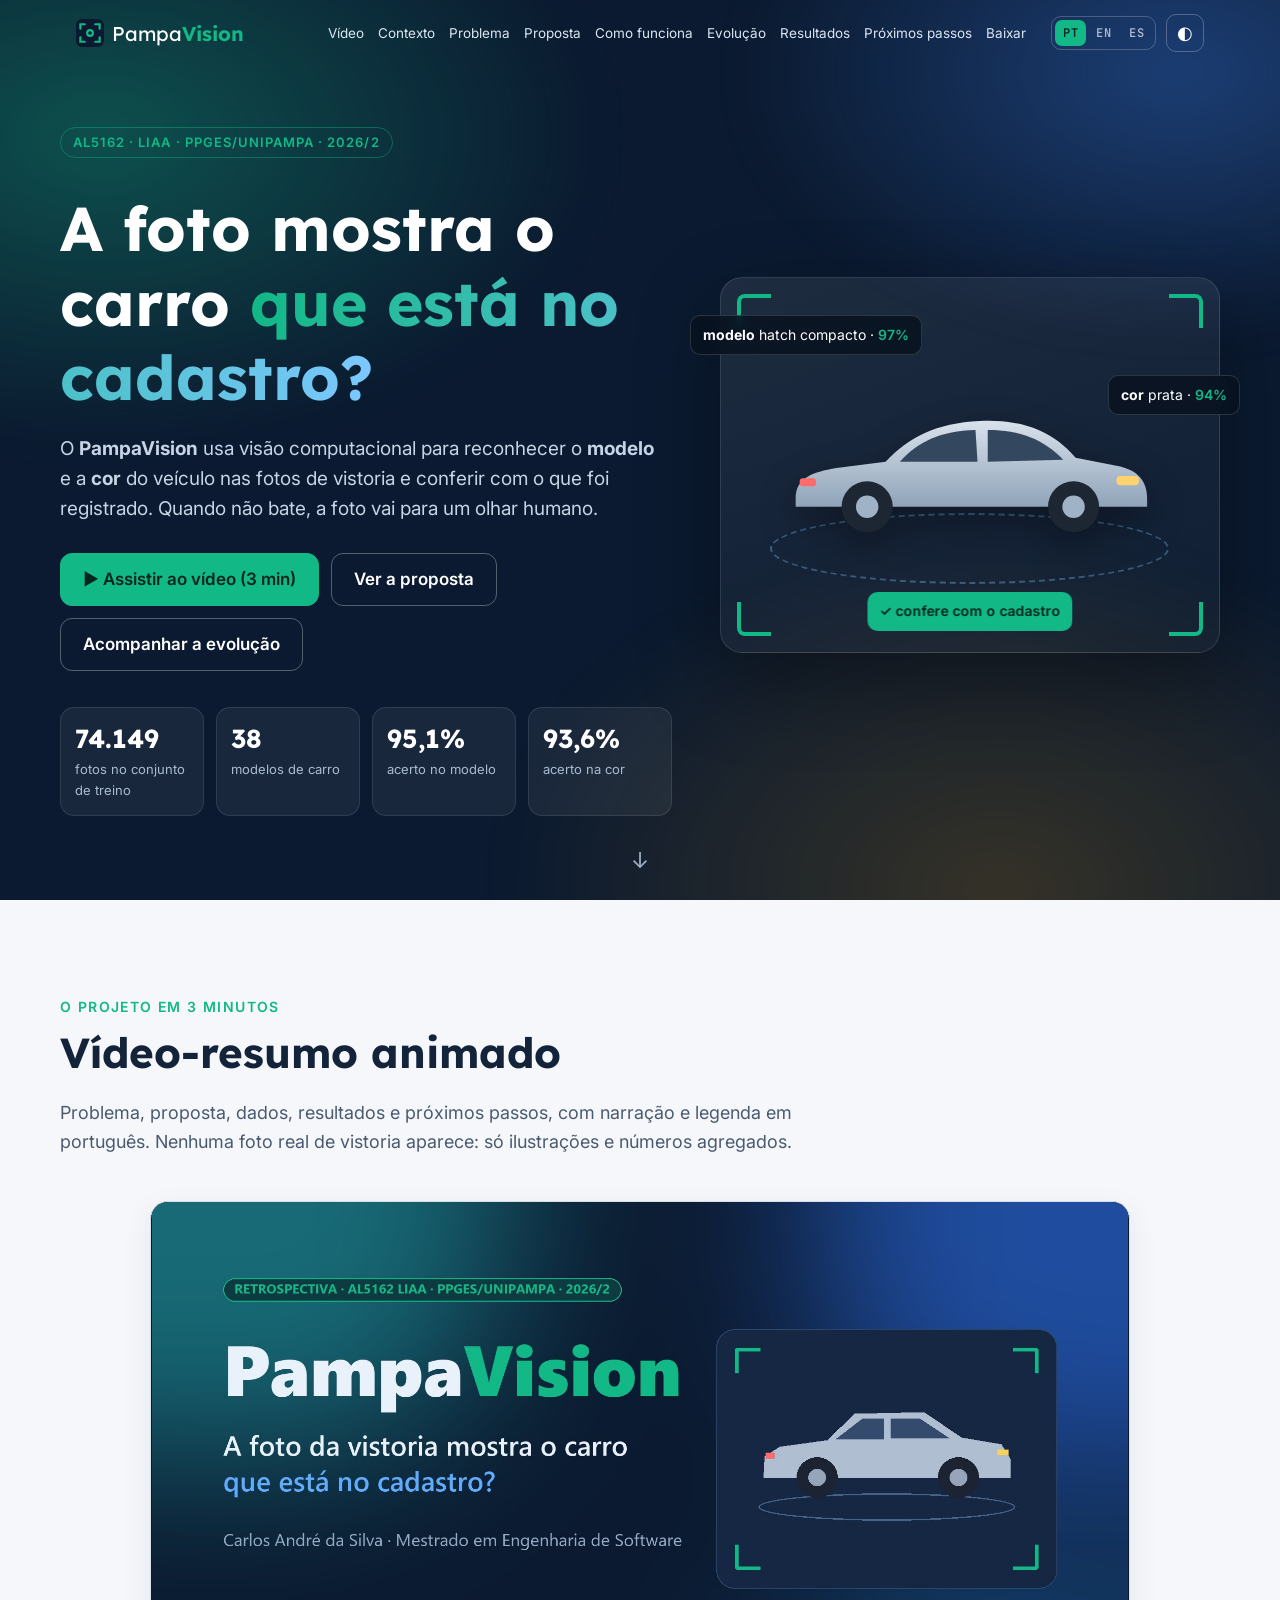
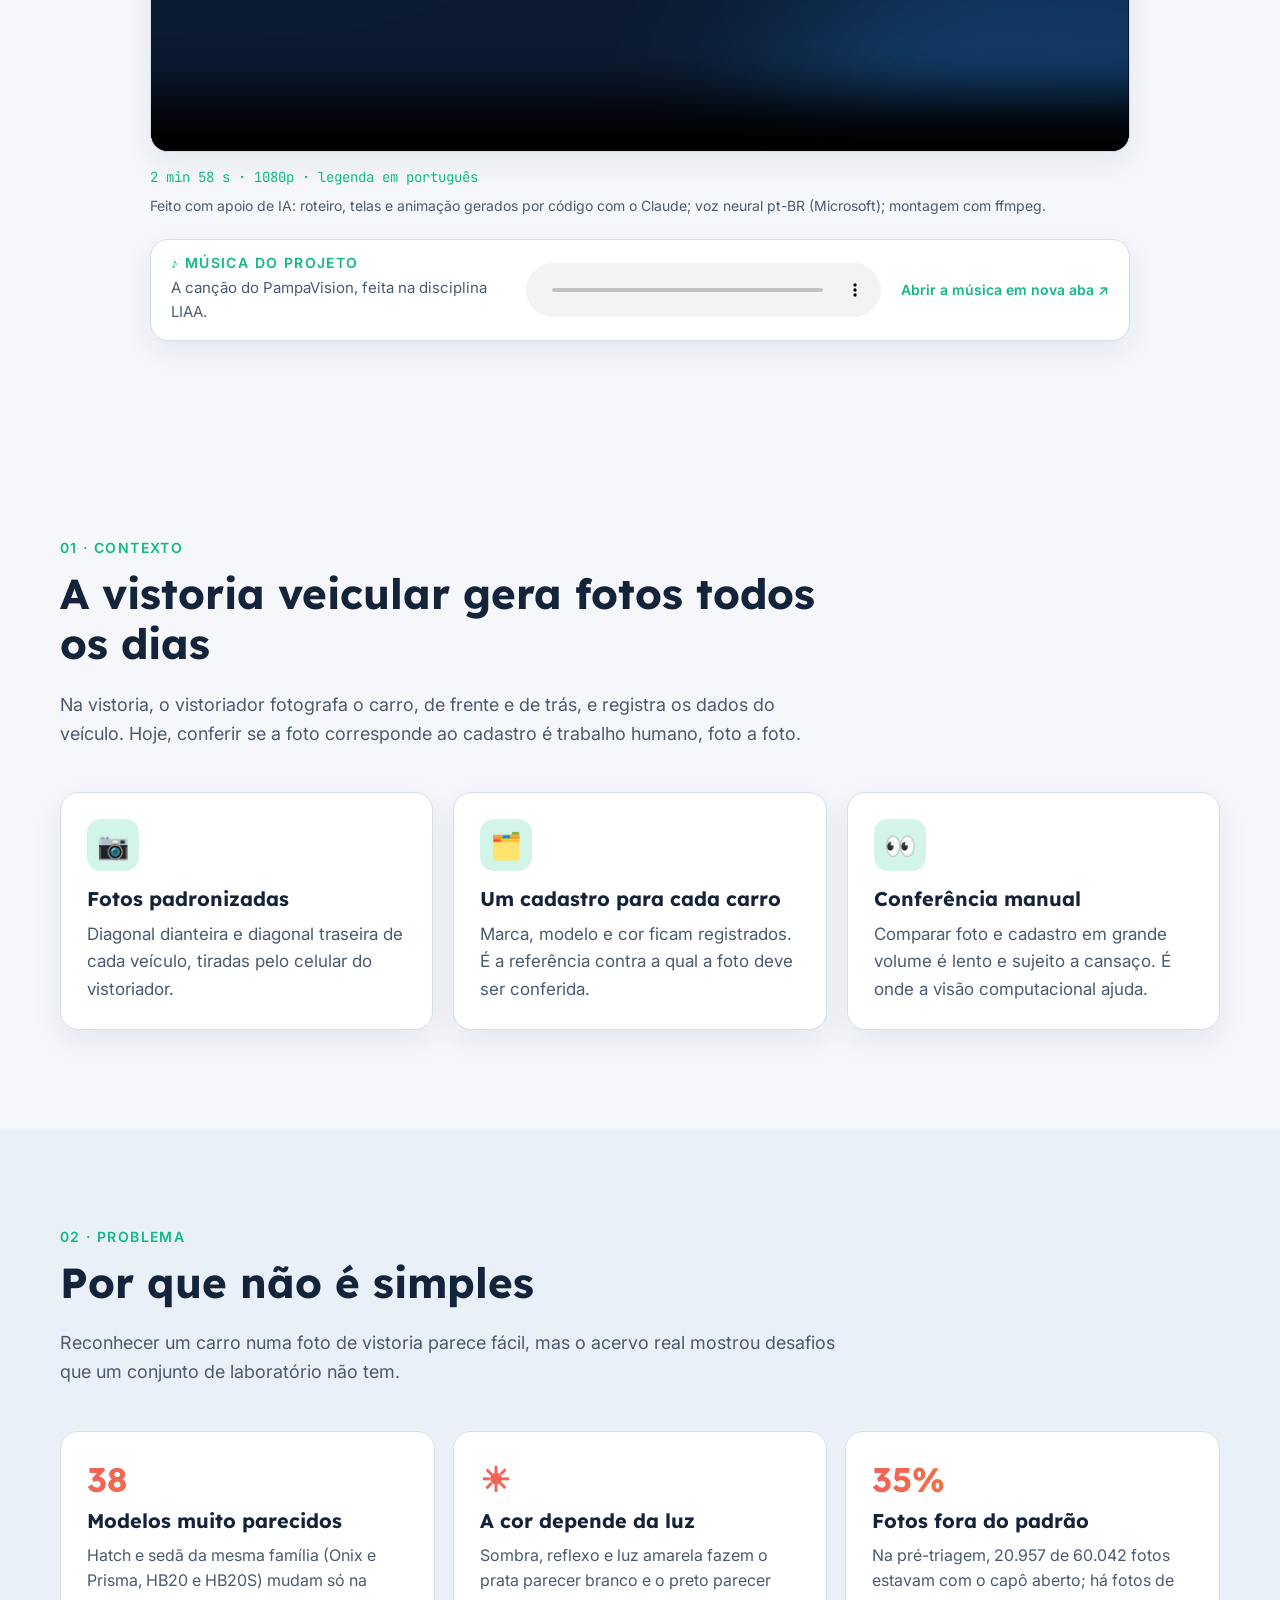
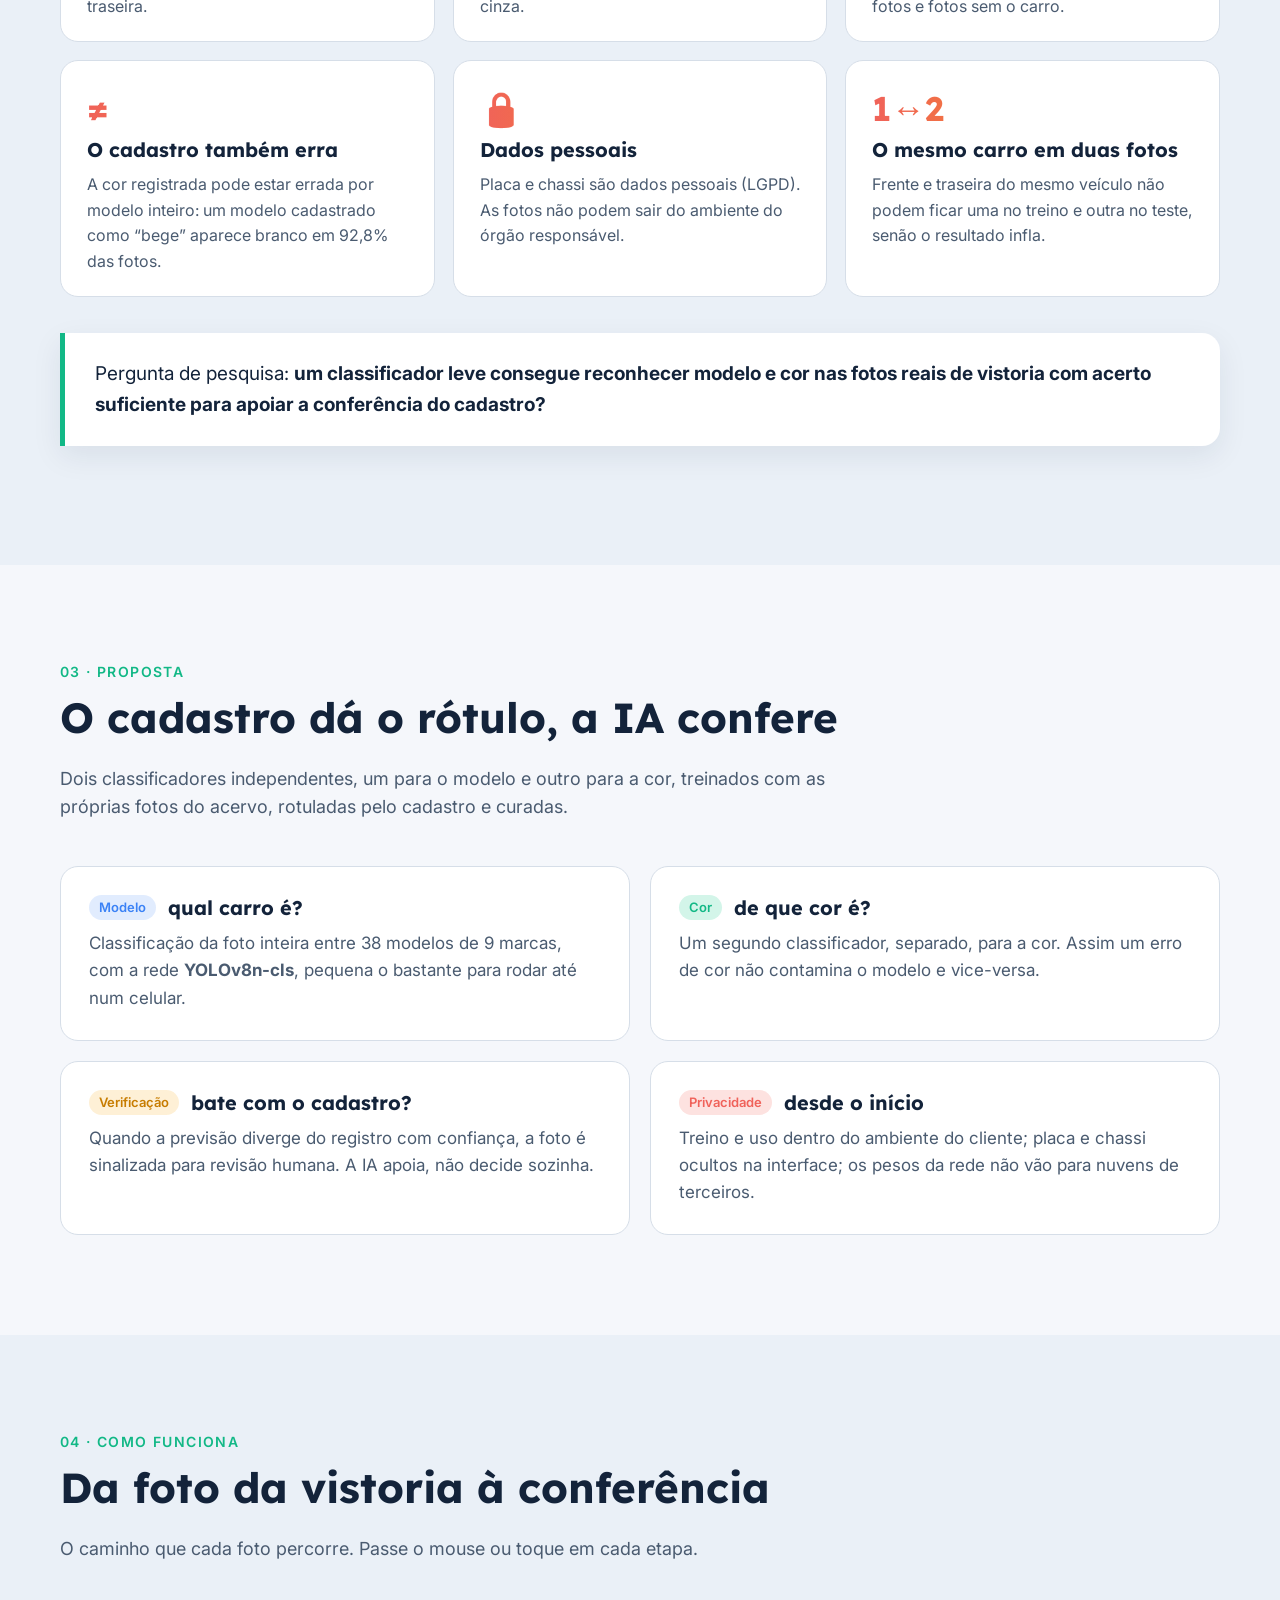
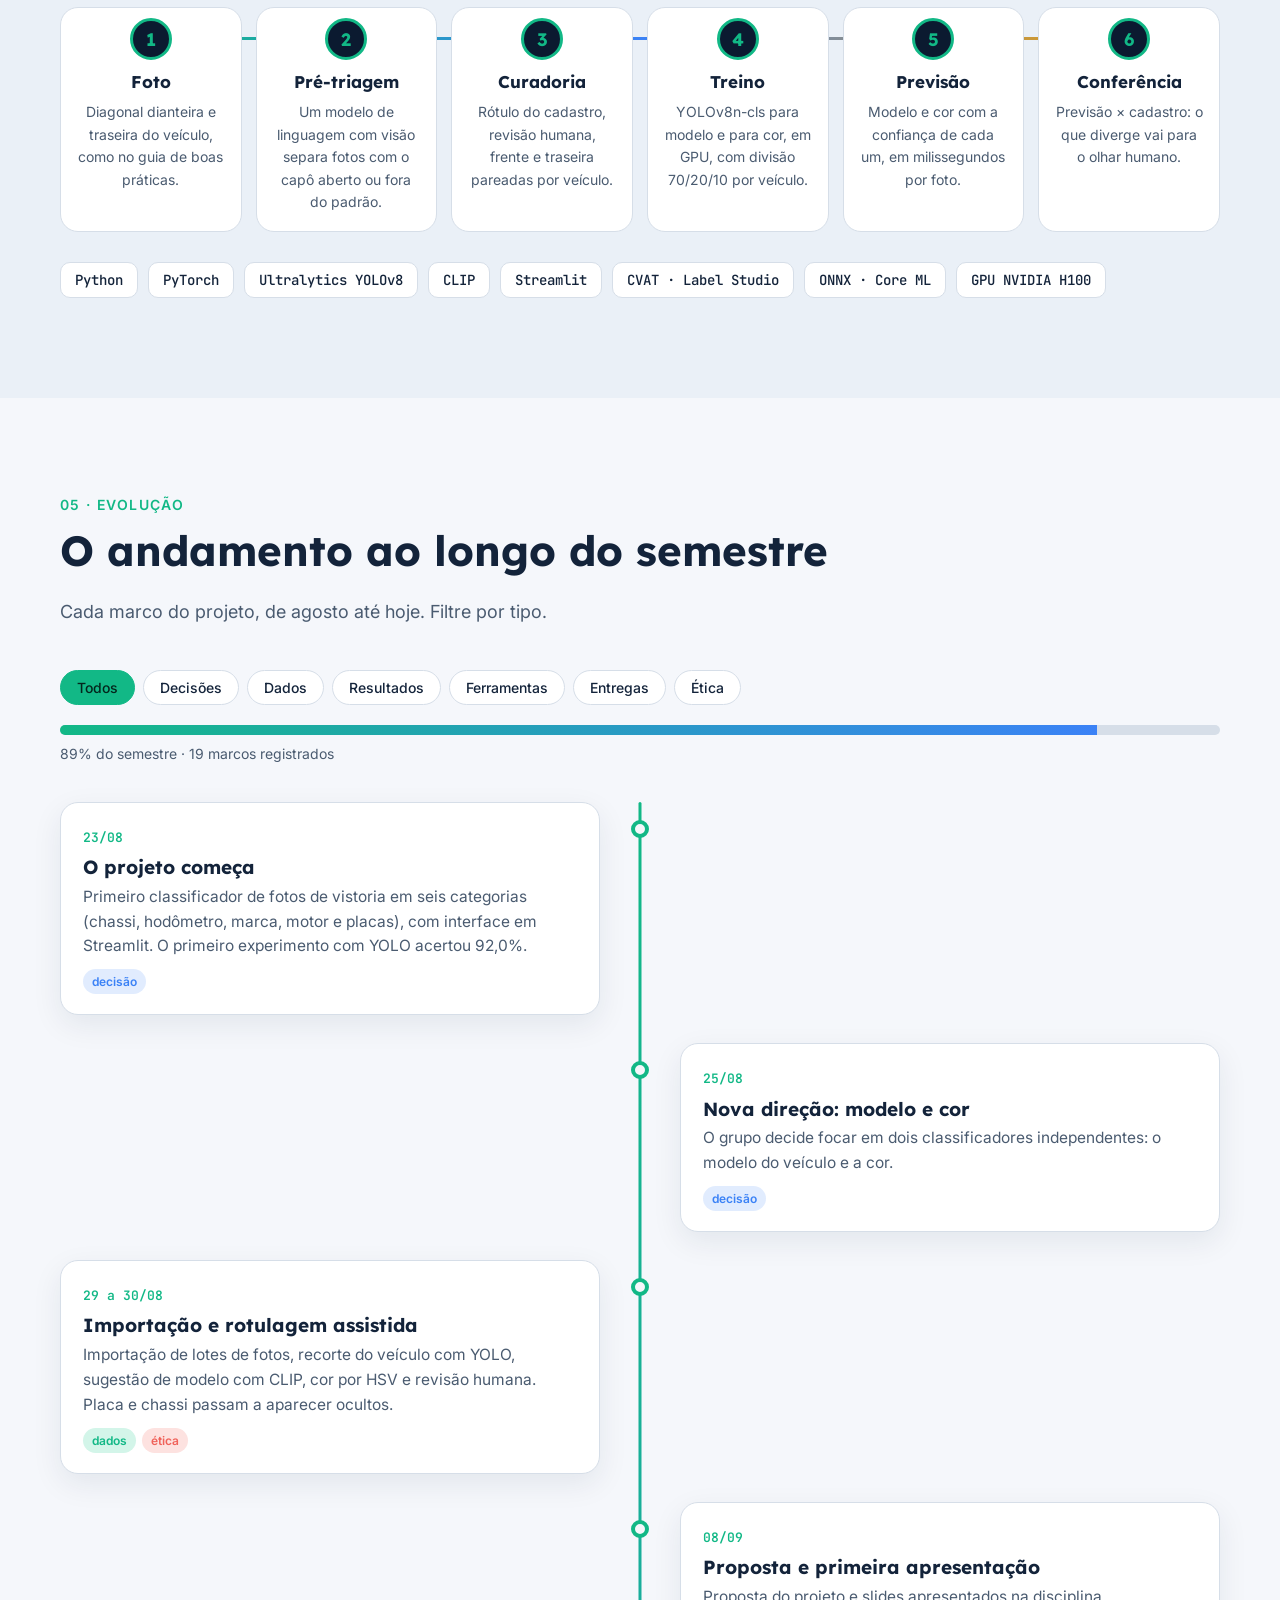
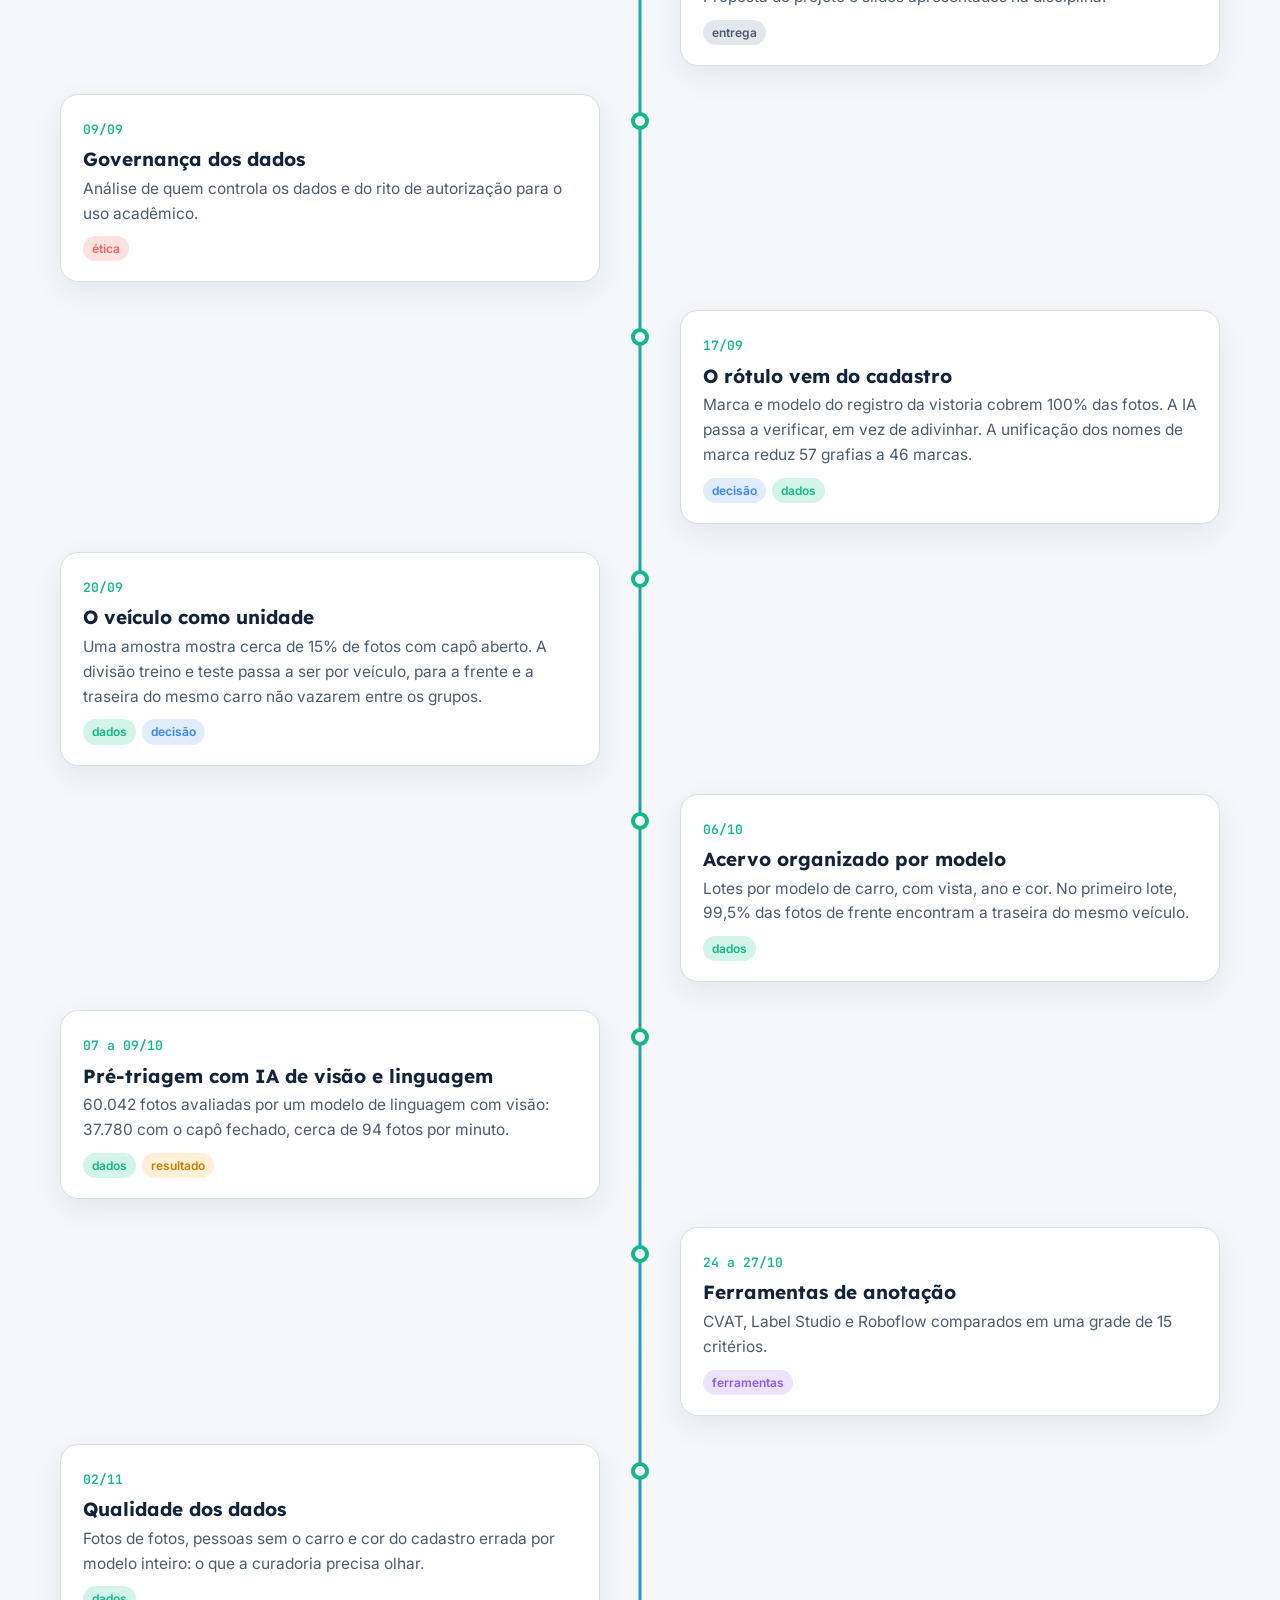
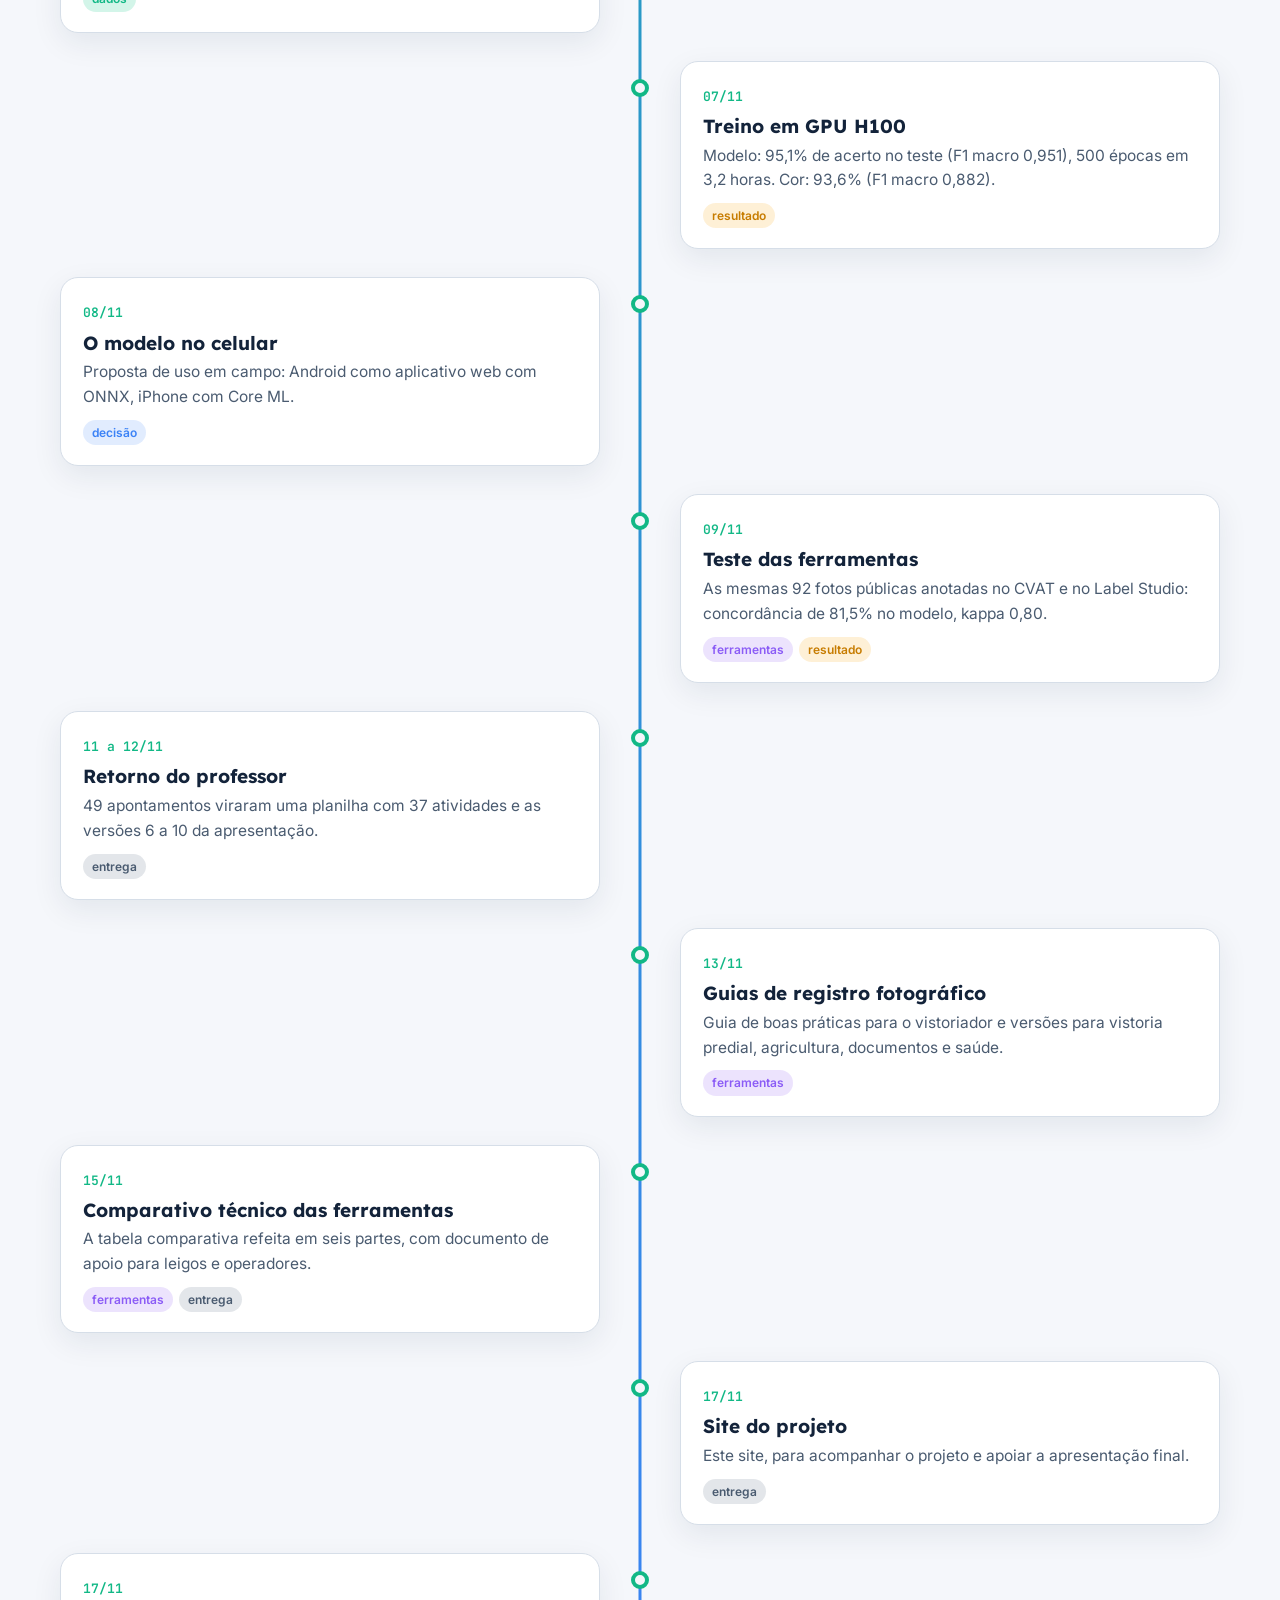
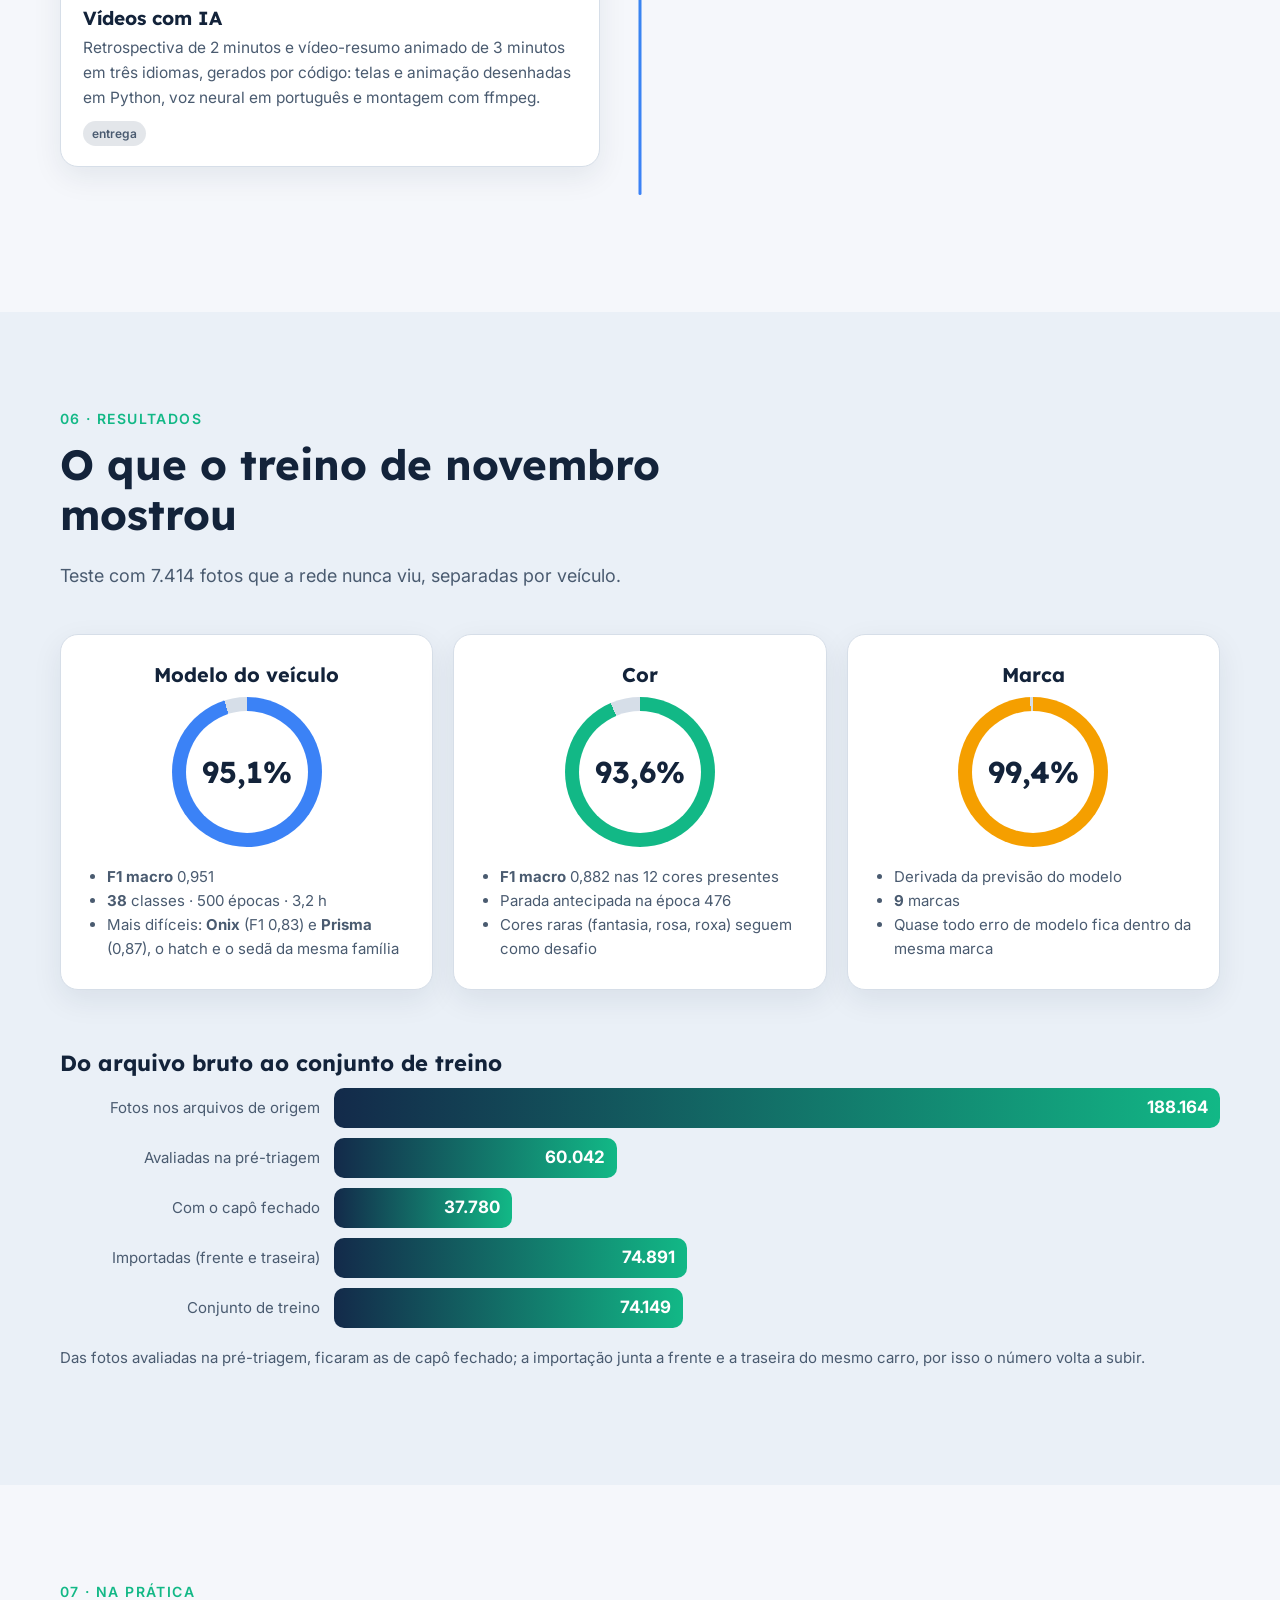
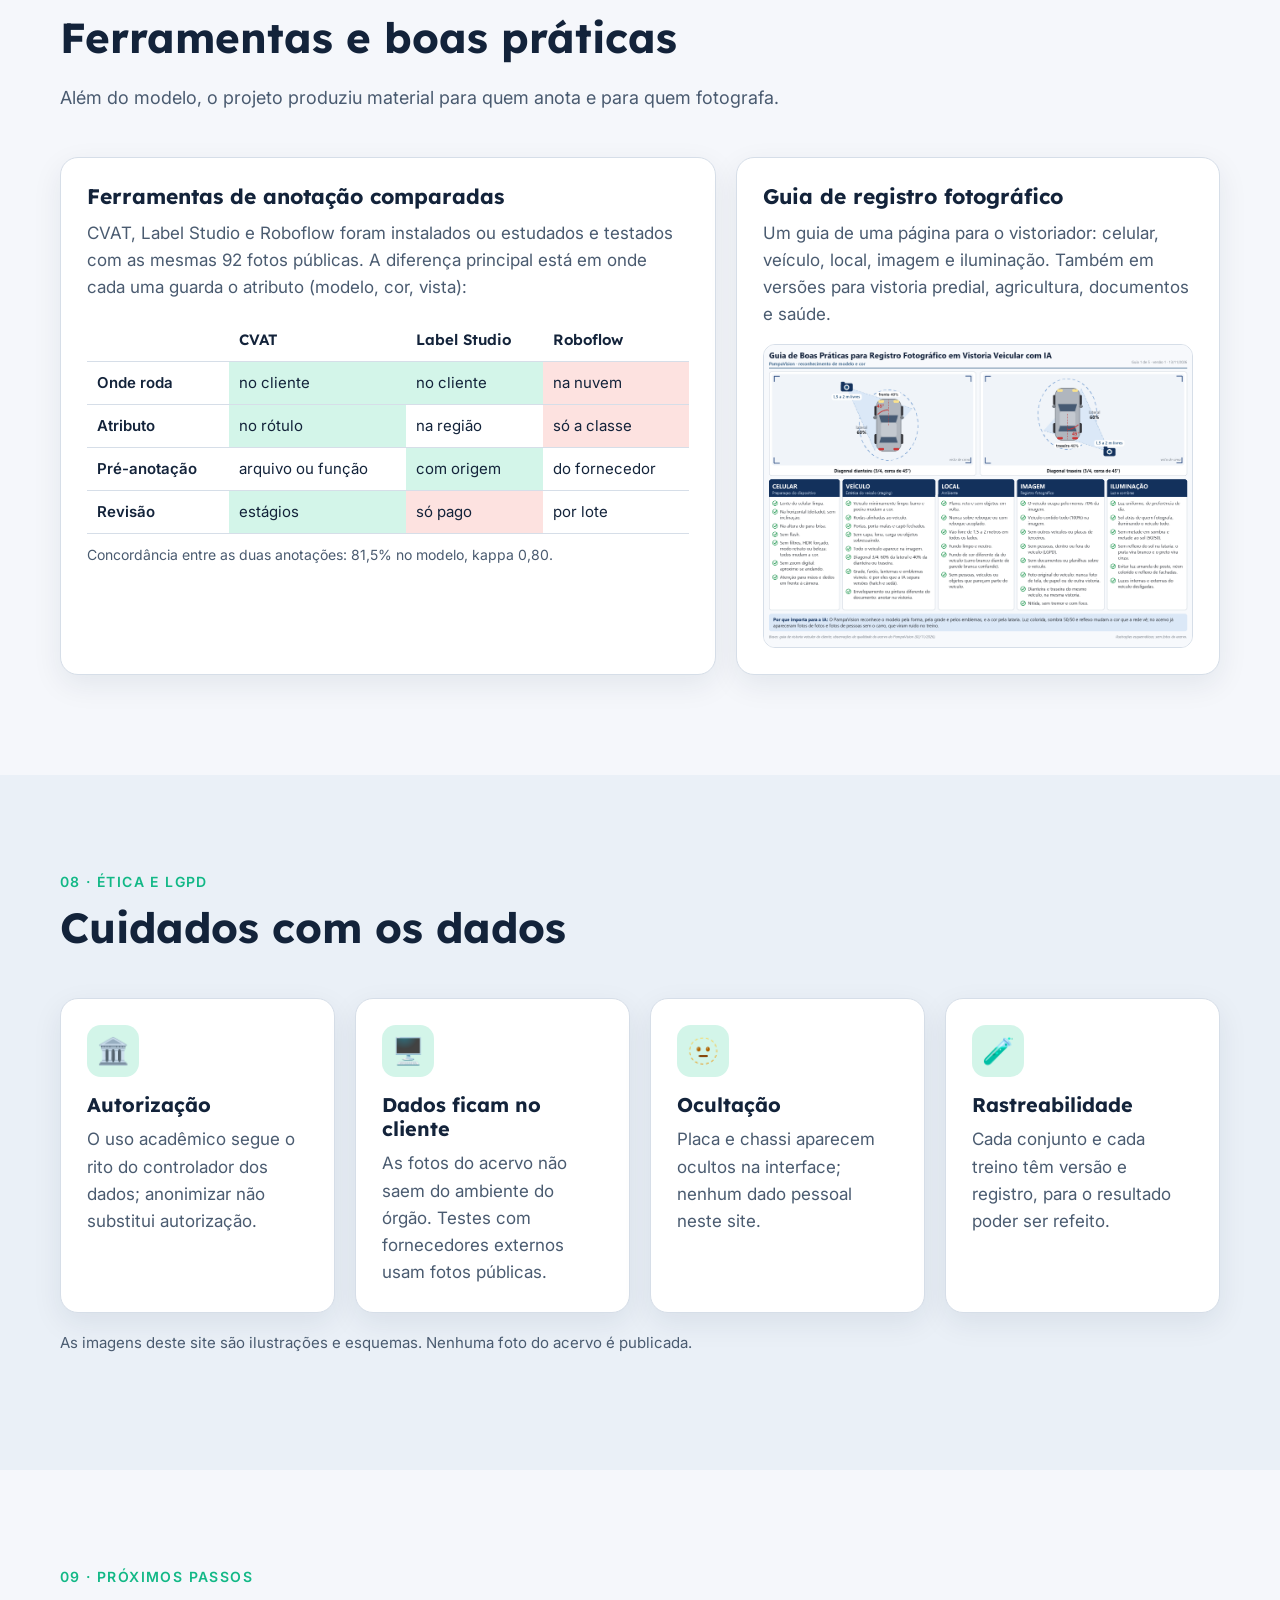
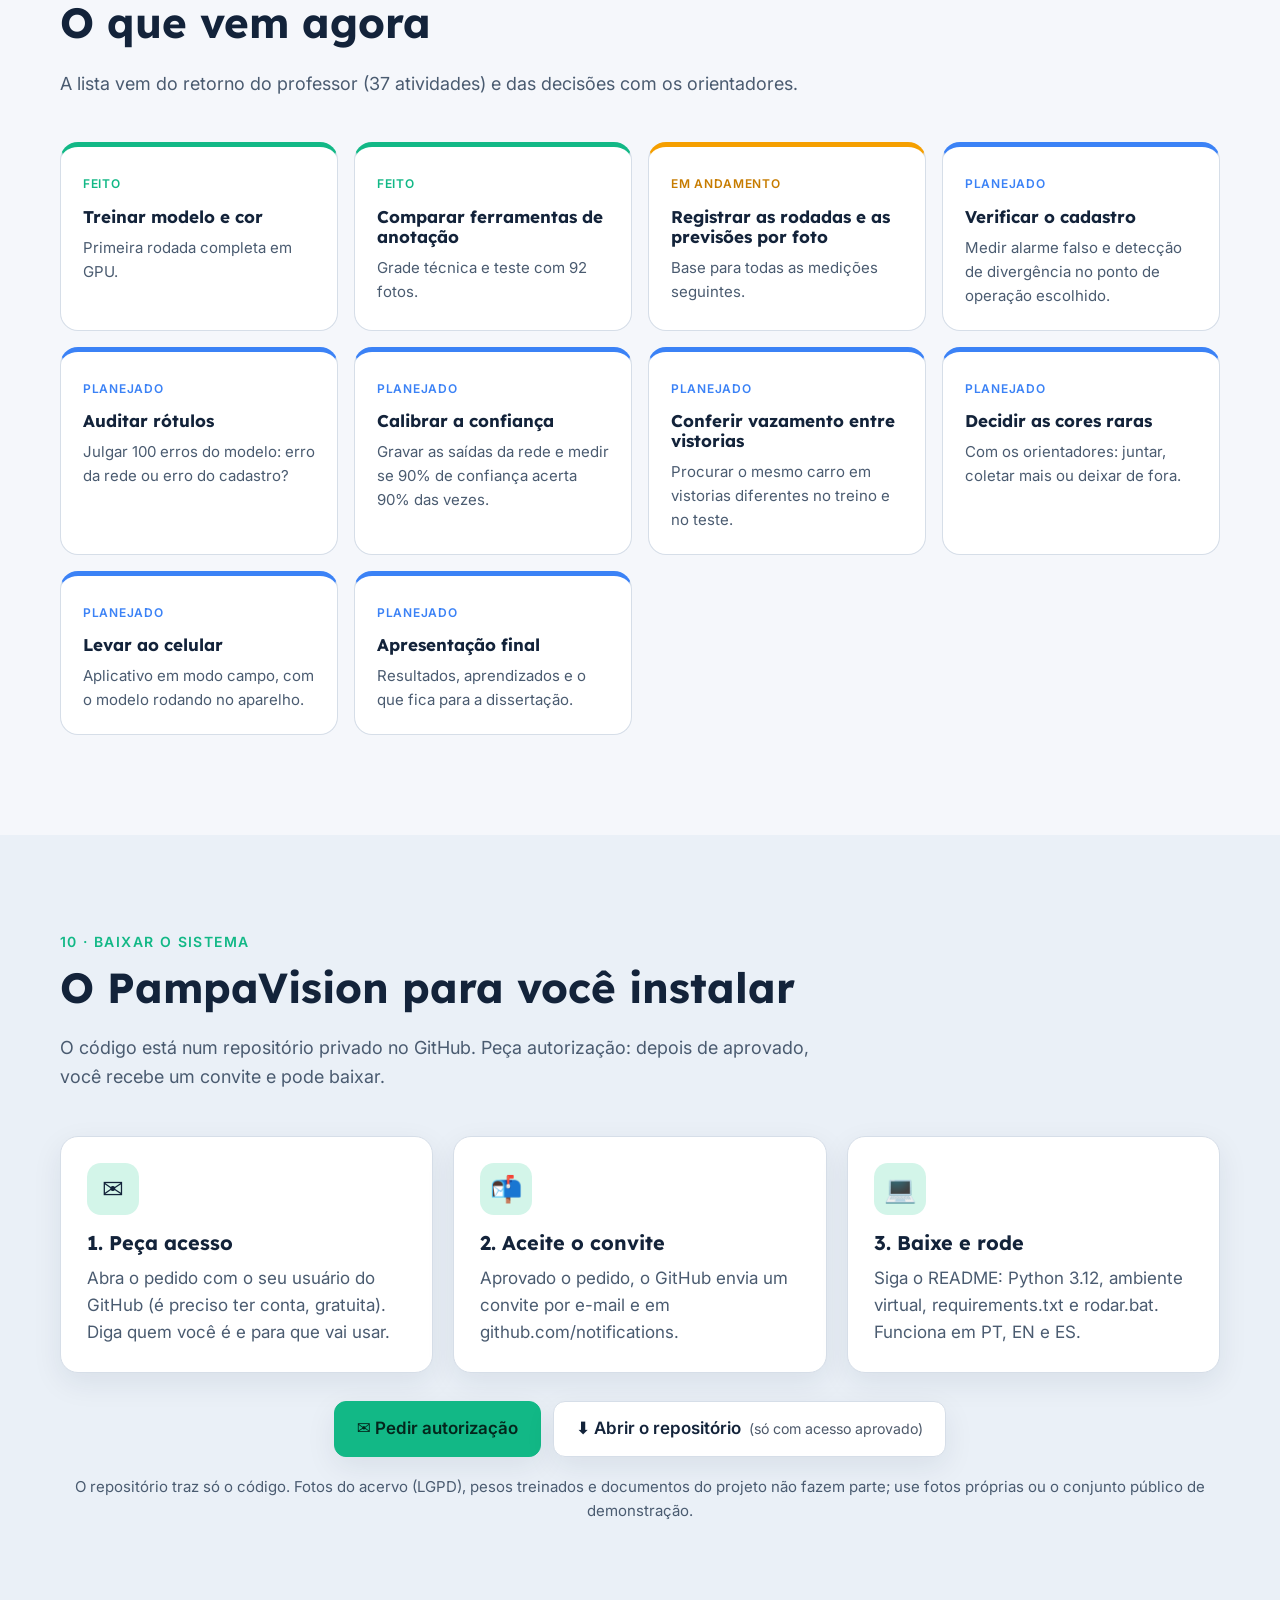
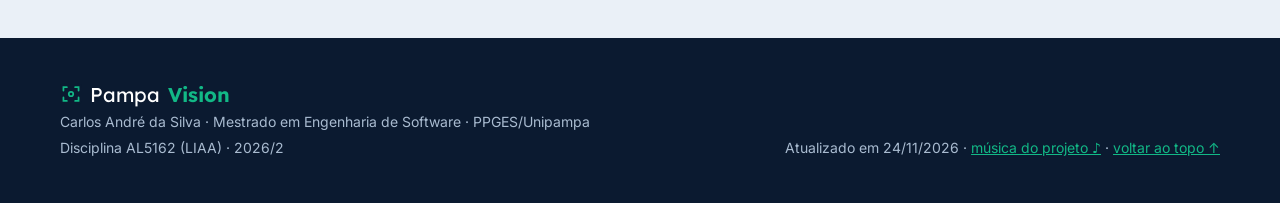
<file: index.html>
<!doctype html>
<html lang="pt-BR">
<head>
  <meta charset="utf-8">
  <meta name="viewport" content="width=device-width, initial-scale=1">
  <title>PampaVision · LIAA</title>
  <meta name="description" content="PampaVision: visão computacional para conferir modelo e cor de veículos em fotos de vistoria. Projeto da disciplina AL5162 LIAA, PPGES/Unipampa.">
  <meta property="og:title" content="PampaVision · visão computacional na vistoria veicular">
  <meta property="og:description" content="Contexto, problema, proposta e a evolução do projeto ao longo do semestre.">
  <link rel="alternate" hreflang="pt-BR" href="https://liaa-carlos.github.io/">
  <link rel="alternate" hreflang="en" href="https://liaa-carlos.github.io/en/">
  <link rel="alternate" hreflang="es" href="https://liaa-carlos.github.io/es/">
  <link rel="icon" href="assets/img/favicon.svg" type="image/svg+xml">
  <link rel="preconnect" href="https://fonts.googleapis.com">
  <link rel="preconnect" href="https://fonts.gstatic.com" crossorigin>
  <link href="https://fonts.googleapis.com/css2?family=Lexend:wght@300;400;600;700&family=Inter:wght@400;500;600&family=JetBrains+Mono:wght@400;600&display=swap" rel="stylesheet">
  <link rel="stylesheet" href="assets/css/style.css">
</head>
<body>

<header class="topo" id="topo">
  <nav class="nav">
    <a class="marca" href="#inicio" aria-label="Início">
      <img src="assets/img/favicon.svg" alt="" width="28" height="28">
      <span>Pampa<b>Vision</b></span>
    </a>
    <button class="menu-btn" aria-label="Abrir menu" aria-expanded="false">☰</button>
    <ul class="links">
      <li><a href="#video">Vídeo</a></li>
      <li><a href="#contexto">Contexto</a></li>
      <li><a href="#problema">Problema</a></li>
      <li><a href="#proposta">Proposta</a></li>
      <li><a href="#como">Como funciona</a></li>
      <li><a href="#evolucao">Evolução</a></li>
      <li><a href="#resultados">Resultados</a></li>
      <li><a href="#proximos">Próximos passos</a></li>
      <li><a href="#baixar">Baixar</a></li>
    </ul>
    <div class="idiomas" aria-label="Idioma">
      <a href="./" lang="pt-BR" aria-current="page" title="Português">PT</a>
      <a href="en/" lang="en" title="English">EN</a>
      <a href="es/" lang="es" title="Español">ES</a>
    </div>
    <button class="tema" aria-label="Alternar tema claro e escuro" title="Tema claro/escuro">◐</button>
  </nav>
  <div class="progresso" aria-hidden="true"></div>
</header>

<main>

<!-- ============================================================ HERÓI -->
<section class="heroi" id="inicio">
  <div class="malha" aria-hidden="true"></div>
  <div class="heroi-grade">
    <div class="heroi-texto">
      <p class="selo">AL5162 · LIAA · PPGES/Unipampa · 2026/2</p>
      <h1>A foto mostra o carro <span class="grad">que está no cadastro?</span></h1>
      <p class="lead">O <b>PampaVision</b> usa visão computacional para reconhecer o <b>modelo</b> e a <b>cor</b> do veículo nas fotos de vistoria e conferir com o que foi registrado. Quando não bate, a foto vai para um olhar humano.</p>
      <div class="acoes">
        <a class="btn primario" href="#video">▶ Assistir ao vídeo (3 min)</a>
        <a class="btn" href="#proposta">Ver a proposta</a>
        <a class="btn" href="#evolucao">Acompanhar a evolução</a>
      </div>
      <dl class="numeros">
        <div><dt><span class="contador" data-alvo="74149">0</span></dt><dd>fotos no conjunto de treino</dd></div>
        <div><dt><span class="contador" data-alvo="38">0</span></dt><dd>modelos de carro</dd></div>
        <div><dt><span class="contador" data-alvo="95.1" data-casas="1">0</span>%</dt><dd>acerto no modelo</dd></div>
        <div><dt><span class="contador" data-alvo="93.6" data-casas="1">0</span>%</dt><dd>acerto na cor</dd></div>
      </dl>
    </div>

    <figure class="scanner" aria-label="Ilustração: o carro sendo analisado">
      <div class="moldura">
        <i class="c c1"></i><i class="c c2"></i><i class="c c3"></i><i class="c c4"></i>
        <svg class="carro" viewBox="0 0 400 170" role="img" aria-label="Silhueta de um carro">
          <defs>
            <linearGradient id="lataria" x1="0" y1="0" x2="0" y2="1">
              <stop offset="0" stop-color="#d9e2ec"/><stop offset="1" stop-color="#8fa3b8"/>
            </linearGradient>
          </defs>
          <path d="M30 118 C30 98 46 92 70 88 L118 82 C140 58 168 44 210 42 C252 40 282 52 304 78 L344 86 C366 90 374 102 374 118 L374 126 L30 126 Z" fill="url(#lataria)"/>
          <path d="M132 82 C150 62 172 52 206 51 L208 82 Z" fill="#33475e"/>
          <path d="M218 51 C250 51 272 60 292 80 L218 82 Z" fill="#33475e"/>
          <rect x="344" y="96" width="22" height="9" rx="4" fill="#ffd36e"/>
          <rect x="34" y="98" width="16" height="8" rx="3" fill="#ff6b6b"/>
          <circle cx="100" cy="126" r="25" fill="#1d2633"/><circle cx="100" cy="126" r="11" fill="#9fb2c6"/>
          <circle cx="302" cy="126" r="25" fill="#1d2633"/><circle cx="302" cy="126" r="11" fill="#9fb2c6"/>
        </svg>
        <div class="feixe" aria-hidden="true"></div>
      </div>
      <figcaption>
        <span class="etq e1"><b>modelo</b> hatch compacto · <em>97%</em></span>
        <span class="etq e2"><b>cor</b> prata · <em>94%</em></span>
        <span class="etq e3 ok">✓ confere com o cadastro</span>
      </figcaption>
    </figure>
  </div>
  <a class="rolar" href="#video" aria-label="Rolar para o vídeo">↓</a>
</section>

<!-- ============================================================ VÍDEO -->
<section class="secao video" id="video">
  <div class="cab">
    <p class="kicker">O projeto em 3 minutos</p>
    <h2>Vídeo-resumo animado</h2>
    <p class="sub">Problema, proposta, dados, resultados e próximos passos, com narração e legenda em português. Nenhuma foto real de vistoria aparece: só ilustrações e números agregados.</p>
  </div>
  <figure class="player revelar">
    <video controls preload="metadata" playsinline poster="assets/video/pampavision_3min_poster.jpg">
      <source src="assets/video/pampavision_3min.mp4" type="video/mp4">
      <track kind="captions" src="assets/video/pampavision_3min.vtt" srclang="pt-BR" label="Português" default>
      Seu navegador não reproduz vídeo. <a href="assets/video/pampavision_3min.mp4">Baixe o MP4</a>.
    </video>
    <figcaption>
      <span>2 min 58 s · 1080p · legenda em português</span>
      <span>Feito com apoio de IA: roteiro, telas e animação gerados por código com o Claude; voz neural pt-BR (Microsoft); montagem com ffmpeg.</span>
    </figcaption>
  </figure>
  <div class="musica revelar" id="musica">
    <div class="musica-txt"><p class="kicker">♪ Música do projeto</p><p>A canção do PampaVision, feita na disciplina LIAA.</p></div>
    <audio controls preload="none" src="https://unipampa4all.github.io/disciplinas/liaa/20262/projetos_html/musicas/projetos/carlos-vistorias.mp3">Seu navegador não toca áudio. <a href="https://unipampa4all.github.io/disciplinas/liaa/20262/projetos_html/musicas/projetos/carlos-vistorias.mp3">MP3</a></audio>
    <a class="musica-link" href="https://unipampa4all.github.io/disciplinas/liaa/20262/projetos_html/musicas/projetos/carlos-vistorias.mp3" target="_blank" rel="noopener">Abrir a música em nova aba ↗</a>
  </div>
</section>

<!-- ============================================================ CONTEXTO -->
<section class="secao" id="contexto">
  <div class="cab">
    <p class="kicker">01 · Contexto</p>
    <h2>A vistoria veicular gera fotos todos os dias</h2>
    <p class="sub">Na vistoria, o vistoriador fotografa o carro, de frente e de trás, e registra os dados do veículo. Hoje, conferir se a foto corresponde ao cadastro é trabalho humano, foto a foto.</p>
  </div>
  <div class="cartoes c3 revelar">
    <article class="cartao">
      <div class="ico">📷</div>
      <h3>Fotos padronizadas</h3>
      <p>Diagonal dianteira e diagonal traseira de cada veículo, tiradas pelo celular do vistoriador.</p>
    </article>
    <article class="cartao">
      <div class="ico">🗂️</div>
      <h3>Um cadastro para cada carro</h3>
      <p>Marca, modelo e cor ficam registrados. É a referência contra a qual a foto deve ser conferida.</p>
    </article>
    <article class="cartao">
      <div class="ico">👀</div>
      <h3>Conferência manual</h3>
      <p>Comparar foto e cadastro em grande volume é lento e sujeito a cansaço. É onde a visão computacional ajuda.</p>
    </article>
  </div>
</section>

<!-- ============================================================ PROBLEMA -->
<section class="secao alt" id="problema">
  <div class="cab">
    <p class="kicker">02 · Problema</p>
    <h2>Por que não é simples</h2>
    <p class="sub">Reconhecer um carro numa foto de vistoria parece fácil, mas o acervo real mostrou desafios que um conjunto de laboratório não tem.</p>
  </div>
  <div class="desafios revelar">
    <div class="desafio"><span class="n">38</span><h3>Modelos muito parecidos</h3><p>Hatch e sedã da mesma família (Onix e Prisma, HB20 e HB20S) mudam só na traseira.</p></div>
    <div class="desafio"><span class="n">☀</span><h3>A cor depende da luz</h3><p>Sombra, reflexo e luz amarela fazem o prata parecer branco e o preto parecer cinza.</p></div>
    <div class="desafio"><span class="n">35%</span><h3>Fotos fora do padrão</h3><p>Na pré-triagem, 20.957 de 60.042 fotos estavam com o capô aberto; há fotos de fotos e fotos sem o carro.</p></div>
    <div class="desafio"><span class="n">≠</span><h3>O cadastro também erra</h3><p>A cor registrada pode estar errada por modelo inteiro: um modelo cadastrado como “bege” aparece branco em 92,8% das fotos.</p></div>
    <div class="desafio"><span class="n">🔒</span><h3>Dados pessoais</h3><p>Placa e chassi são dados pessoais (LGPD). As fotos não podem sair do ambiente do órgão responsável.</p></div>
    <div class="desafio"><span class="n">1↔2</span><h3>O mesmo carro em duas fotos</h3><p>Frente e traseira do mesmo veículo não podem ficar uma no treino e outra no teste, senão o resultado infla.</p></div>
  </div>
  <blockquote class="pergunta revelar">Pergunta de pesquisa: <b>um classificador leve consegue reconhecer modelo e cor nas fotos reais de vistoria com acerto suficiente para apoiar a conferência do cadastro?</b></blockquote>
</section>

<!-- ============================================================ PROPOSTA -->
<section class="secao" id="proposta">
  <div class="cab">
    <p class="kicker">03 · Proposta</p>
    <h2>O cadastro dá o rótulo, a IA confere</h2>
    <p class="sub">Dois classificadores independentes, um para o modelo e outro para a cor, treinados com as próprias fotos do acervo, rotuladas pelo cadastro e curadas.</p>
  </div>
  <div class="proposta revelar">
    <div class="bloco">
      <h3><span class="pilula azul">Modelo</span> qual carro é?</h3>
      <p>Classificação da foto inteira entre 38 modelos de 9 marcas, com a rede <b>YOLOv8n-cls</b>, pequena o bastante para rodar até num celular.</p>
    </div>
    <div class="bloco">
      <h3><span class="pilula menta">Cor</span> de que cor é?</h3>
      <p>Um segundo classificador, separado, para a cor. Assim um erro de cor não contamina o modelo e vice-versa.</p>
    </div>
    <div class="bloco">
      <h3><span class="pilula ambar">Verificação</span> bate com o cadastro?</h3>
      <p>Quando a previsão diverge do registro com confiança, a foto é sinalizada para revisão humana. A IA apoia, não decide sozinha.</p>
    </div>
    <div class="bloco">
      <h3><span class="pilula coral">Privacidade</span> desde o início</h3>
      <p>Treino e uso dentro do ambiente do cliente; placa e chassi ocultos na interface; os pesos da rede não vão para nuvens de terceiros.</p>
    </div>
  </div>
</section>

<!-- ============================================================ COMO FUNCIONA -->
<section class="secao alt" id="como">
  <div class="cab">
    <p class="kicker">04 · Como funciona</p>
    <h2>Da foto da vistoria à conferência</h2>
    <p class="sub">O caminho que cada foto percorre. Passe o mouse ou toque em cada etapa.</p>
  </div>
  <ol class="fluxo revelar">
    <li tabindex="0"><span class="passo">1</span><h3>Foto</h3><p>Diagonal dianteira e traseira do veículo, como no guia de boas práticas.</p></li>
    <li tabindex="0"><span class="passo">2</span><h3>Pré-triagem</h3><p>Um modelo de linguagem com visão separa fotos com o capô aberto ou fora do padrão.</p></li>
    <li tabindex="0"><span class="passo">3</span><h3>Curadoria</h3><p>Rótulo do cadastro, revisão humana, frente e traseira pareadas por veículo.</p></li>
    <li tabindex="0"><span class="passo">4</span><h3>Treino</h3><p>YOLOv8n-cls para modelo e para cor, em GPU, com divisão 70/20/10 por veículo.</p></li>
    <li tabindex="0"><span class="passo">5</span><h3>Previsão</h3><p>Modelo e cor com a confiança de cada um, em milissegundos por foto.</p></li>
    <li tabindex="0"><span class="passo">6</span><h3>Conferência</h3><p>Previsão × cadastro: o que diverge vai para o olhar humano.</p></li>
  </ol>
  <div class="ferramentas revelar">
    <div class="tag">Python</div><div class="tag">PyTorch</div><div class="tag">Ultralytics YOLOv8</div><div class="tag">CLIP</div>
    <div class="tag">Streamlit</div><div class="tag">CVAT · Label Studio</div><div class="tag">ONNX · Core ML</div><div class="tag">GPU NVIDIA H100</div>
  </div>
</section>

<!-- ============================================================ EVOLUÇÃO -->
<section class="secao" id="evolucao">
  <div class="cab">
    <p class="kicker">05 · Evolução</p>
    <h2>O andamento ao longo do semestre</h2>
    <p class="sub">Cada marco do projeto, de agosto até hoje. Filtre por tipo.</p>
  </div>
  <div class="filtros" role="group" aria-label="Filtrar marcos">
    <button class="filtro ativo" data-tag="todos">Todos</button>
    <button class="filtro" data-tag="decisão">Decisões</button>
    <button class="filtro" data-tag="dados">Dados</button>
    <button class="filtro" data-tag="resultado">Resultados</button>
    <button class="filtro" data-tag="ferramentas">Ferramentas</button>
    <button class="filtro" data-tag="entrega">Entregas</button>
    <button class="filtro" data-tag="ética">Ética</button>
  </div>
  <div class="semestre" aria-hidden="true"><div class="barra"><span></span></div><p class="semestre-txt"></p></div>
  <ol class="linha-tempo" id="linha-tempo"></ol>
</section>

<!-- ============================================================ RESULTADOS -->
<section class="secao alt" id="resultados">
  <div class="cab">
    <p class="kicker">06 · Resultados</p>
    <h2>O que o treino de novembro mostrou</h2>
    <p class="sub">Teste com 7.414 fotos que a rede nunca viu, separadas por veículo.</p>
  </div>
  <div class="metricas revelar">
    <article class="metrica">
      <h3>Modelo do veículo</h3>
      <div class="anel" style="--p:95.1"><span>95,1%</span></div>
      <ul>
        <li><b>F1 macro</b> 0,951</li>
        <li><b>38</b> classes · 500 épocas · 3,2 h</li>
        <li>Mais difíceis: <b>Onix</b> (F1 0,83) e <b>Prisma</b> (0,87), o hatch e o sedã da mesma família</li>
      </ul>
    </article>
    <article class="metrica">
      <h3>Cor</h3>
      <div class="anel menta" style="--p:93.6"><span>93,6%</span></div>
      <ul>
        <li><b>F1 macro</b> 0,882 nas 12 cores presentes</li>
        <li>Parada antecipada na época 476</li>
        <li>Cores raras (fantasia, rosa, roxa) seguem como desafio</li>
      </ul>
    </article>
    <article class="metrica">
      <h3>Marca</h3>
      <div class="anel ambar" style="--p:99.4"><span>99,4%</span></div>
      <ul>
        <li>Derivada da previsão do modelo</li>
        <li><b>9</b> marcas</li>
        <li>Quase todo erro de modelo fica dentro da mesma marca</li>
      </ul>
    </article>
  </div>

  <h3 class="tit-funil revelar">Do arquivo bruto ao conjunto de treino</h3>
  <div class="funil revelar" id="funil"></div>
  <p class="nota revelar">Das fotos avaliadas na pré-triagem, ficaram as de capô fechado; a importação junta a frente e a traseira do mesmo carro, por isso o número volta a subir.</p>
</section>

<!-- ============================================================ PRÁTICA -->
<section class="secao" id="pratica">
  <div class="cab">
    <p class="kicker">07 · Na prática</p>
    <h2>Ferramentas e boas práticas</h2>
    <p class="sub">Além do modelo, o projeto produziu material para quem anota e para quem fotografa.</p>
  </div>
  <div class="dupla revelar">
    <article class="cartao largo">
      <h3>Ferramentas de anotação comparadas</h3>
      <p>CVAT, Label Studio e Roboflow foram instalados ou estudados e testados com as mesmas 92 fotos públicas. A diferença principal está em onde cada uma guarda o atributo (modelo, cor, vista):</p>
      <table class="comp">
        <thead><tr><th></th><th>CVAT</th><th>Label Studio</th><th>Roboflow</th></tr></thead>
        <tbody>
          <tr><td>Onde roda</td><td class="ok">no cliente</td><td class="ok">no cliente</td><td class="nao">na nuvem</td></tr>
          <tr><td>Atributo</td><td class="ok">no rótulo</td><td>na região</td><td class="nao">só a classe</td></tr>
          <tr><td>Pré-anotação</td><td>arquivo ou função</td><td class="ok">com origem</td><td>do fornecedor</td></tr>
          <tr><td>Revisão</td><td class="ok">estágios</td><td class="nao">só pago</td><td>por lote</td></tr>
        </tbody>
      </table>
      <p class="mini">Concordância entre as duas anotações: 81,5% no modelo, kappa 0,80.</p>
    </article>
    <article class="cartao largo">
      <h3>Guia de registro fotográfico</h3>
      <p>Um guia de uma página para o vistoriador: celular, veículo, local, imagem e iluminação. Também em versões para vistoria predial, agricultura, documentos e saúde.</p>
      <a href="assets/img/guia_pampavision.png" target="_blank" rel="noopener" class="guia">
        <img src="assets/img/guia_pampavision.png" alt="Guia de boas práticas para o registro fotográfico em vistoria veicular" loading="lazy">
      </a>
    </article>
  </div>
</section>

<!-- ============================================================ ÉTICA -->
<section class="secao alt" id="etica">
  <div class="cab">
    <p class="kicker">08 · Ética e LGPD</p>
    <h2>Cuidados com os dados</h2>
  </div>
  <div class="cartoes c4 revelar">
    <article class="cartao"><div class="ico">🏛️</div><h3>Autorização</h3><p>O uso acadêmico segue o rito do controlador dos dados; anonimizar não substitui autorização.</p></article>
    <article class="cartao"><div class="ico">🖥️</div><h3>Dados ficam no cliente</h3><p>As fotos do acervo não saem do ambiente do órgão. Testes com fornecedores externos usam fotos públicas.</p></article>
    <article class="cartao"><div class="ico">🫥</div><h3>Ocultação</h3><p>Placa e chassi aparecem ocultos na interface; nenhum dado pessoal neste site.</p></article>
    <article class="cartao"><div class="ico">🧪</div><h3>Rastreabilidade</h3><p>Cada conjunto e cada treino têm versão e registro, para o resultado poder ser refeito.</p></article>
  </div>
  <p class="nota">As imagens deste site são ilustrações e esquemas. Nenhuma foto do acervo é publicada.</p>
</section>

<!-- ============================================================ PRÓXIMOS -->
<section class="secao" id="proximos">
  <div class="cab">
    <p class="kicker">09 · Próximos passos</p>
    <h2>O que vem agora</h2>
    <p class="sub">A lista vem do retorno do professor (37 atividades) e das decisões com os orientadores.</p>
  </div>
  <div class="passos revelar" id="passos"></div>
</section>


<!-- ============================================================ BAIXAR -->
<section class="secao alt" id="baixar">
  <div class="cab">
    <p class="kicker">10 · Baixar o sistema</p>
    <h2>O PampaVision para você instalar</h2>
    <p class="sub">O código está num repositório privado no GitHub. Peça autorização: depois de aprovado, você recebe um convite e pode baixar.</p>
  </div>
  <div class="cartoes c3 revelar">
    <article class="cartao"><div class="ico">✉️</div><h3>1. Peça acesso</h3><p>Abra o pedido com o seu usuário do GitHub (é preciso ter conta, gratuita). Diga quem você é e para que vai usar.</p></article>
    <article class="cartao"><div class="ico">📬</div><h3>2. Aceite o convite</h3><p>Aprovado o pedido, o GitHub envia um convite por e-mail e em github.com/notifications.</p></article>
    <article class="cartao"><div class="ico">💻</div><h3>3. Baixe e rode</h3><p>Siga o README: Python 3.12, ambiente virtual, requirements.txt e rodar.bat. Funciona em PT, EN e ES.</p></article>
  </div>
  <div class="baixar-acoes revelar">
    <a class="btn-baixar primario" href="https://github.com/liaa-carlos/liaa-carlos.github.io/issues/new?title=Pedido%20de%20acesso%20ao%20PampaVision&body=Nome%3A%0AInstitui%C3%A7%C3%A3o%20/%20curso%3A%0AUsu%C3%A1rio%20do%20GitHub%3A%20%40%0APara%20que%20vou%20usar%3A%0A%0A-%20%5B%20%5D%20N%C3%A3o%20vou%20redistribuir%20o%20c%C3%B3digo%20nem%20publicar%20partes%20dele%20sem%20autoriza%C3%A7%C3%A3o%20do%20autor.%0A-%20%5B%20%5D%20Entendo%20que%20fotos%20do%20acervo%20e%20pesos%20treinados%20n%C3%A3o%20fazem%20parte%20do%20reposit%C3%B3rio.&labels=acesso" target="_blank" rel="noopener">✉️ Pedir autorização</a>
    <a class="btn-baixar" href="https://github.com/liaa-carlos/pampavision" target="_blank" rel="noopener">⬇ Abrir o repositório <small>(só com acesso aprovado)</small></a>
  </div>
  <p class="nota">O repositório traz só o código. Fotos do acervo (LGPD), pesos treinados e documentos do projeto não fazem parte; use fotos próprias ou o conjunto público de demonstração.</p>
</section>

</main>

<footer class="rodape">
  <div>
    <p class="marca"><img src="assets/img/favicon.svg" alt="" width="22" height="22"> Pampa<b>Vision</b></p>
    <p>Carlos André da Silva · Mestrado em Engenharia de Software · PPGES/Unipampa</p>
    <p>Disciplina AL5162 (LIAA) · 2026/2</p>
  </div>
  <p class="atualizado">Atualizado em <span id="atualizado"></span> · <a href="https://unipampa4all.github.io/disciplinas/liaa/20262/projetos_html/musicas/projetos/carlos-vistorias.mp3" target="_blank" rel="noopener">música do projeto ♪</a> · <a href="#inicio">voltar ao topo ↑</a></p>
</footer>

<script src="assets/js/dados.js"></script>
<script src="assets/js/main.js"></script>
</body>
</html>
</file>
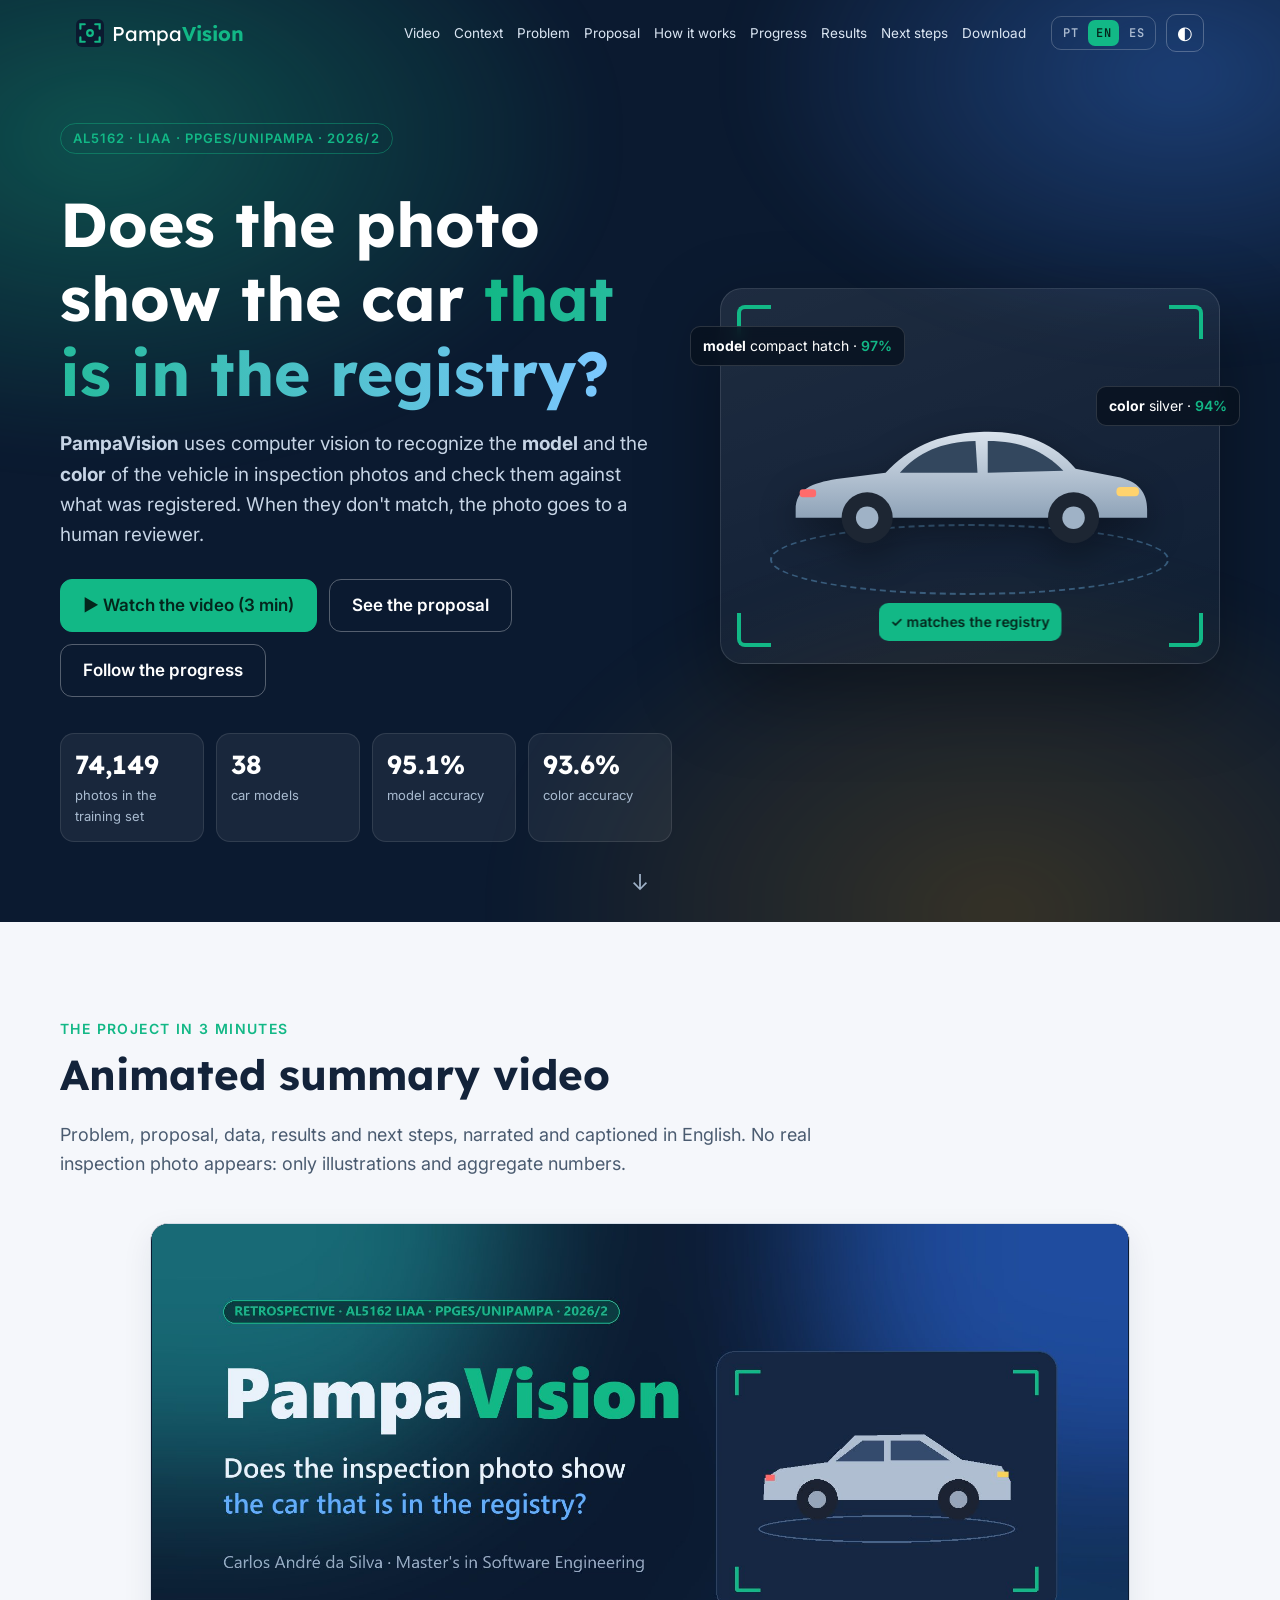
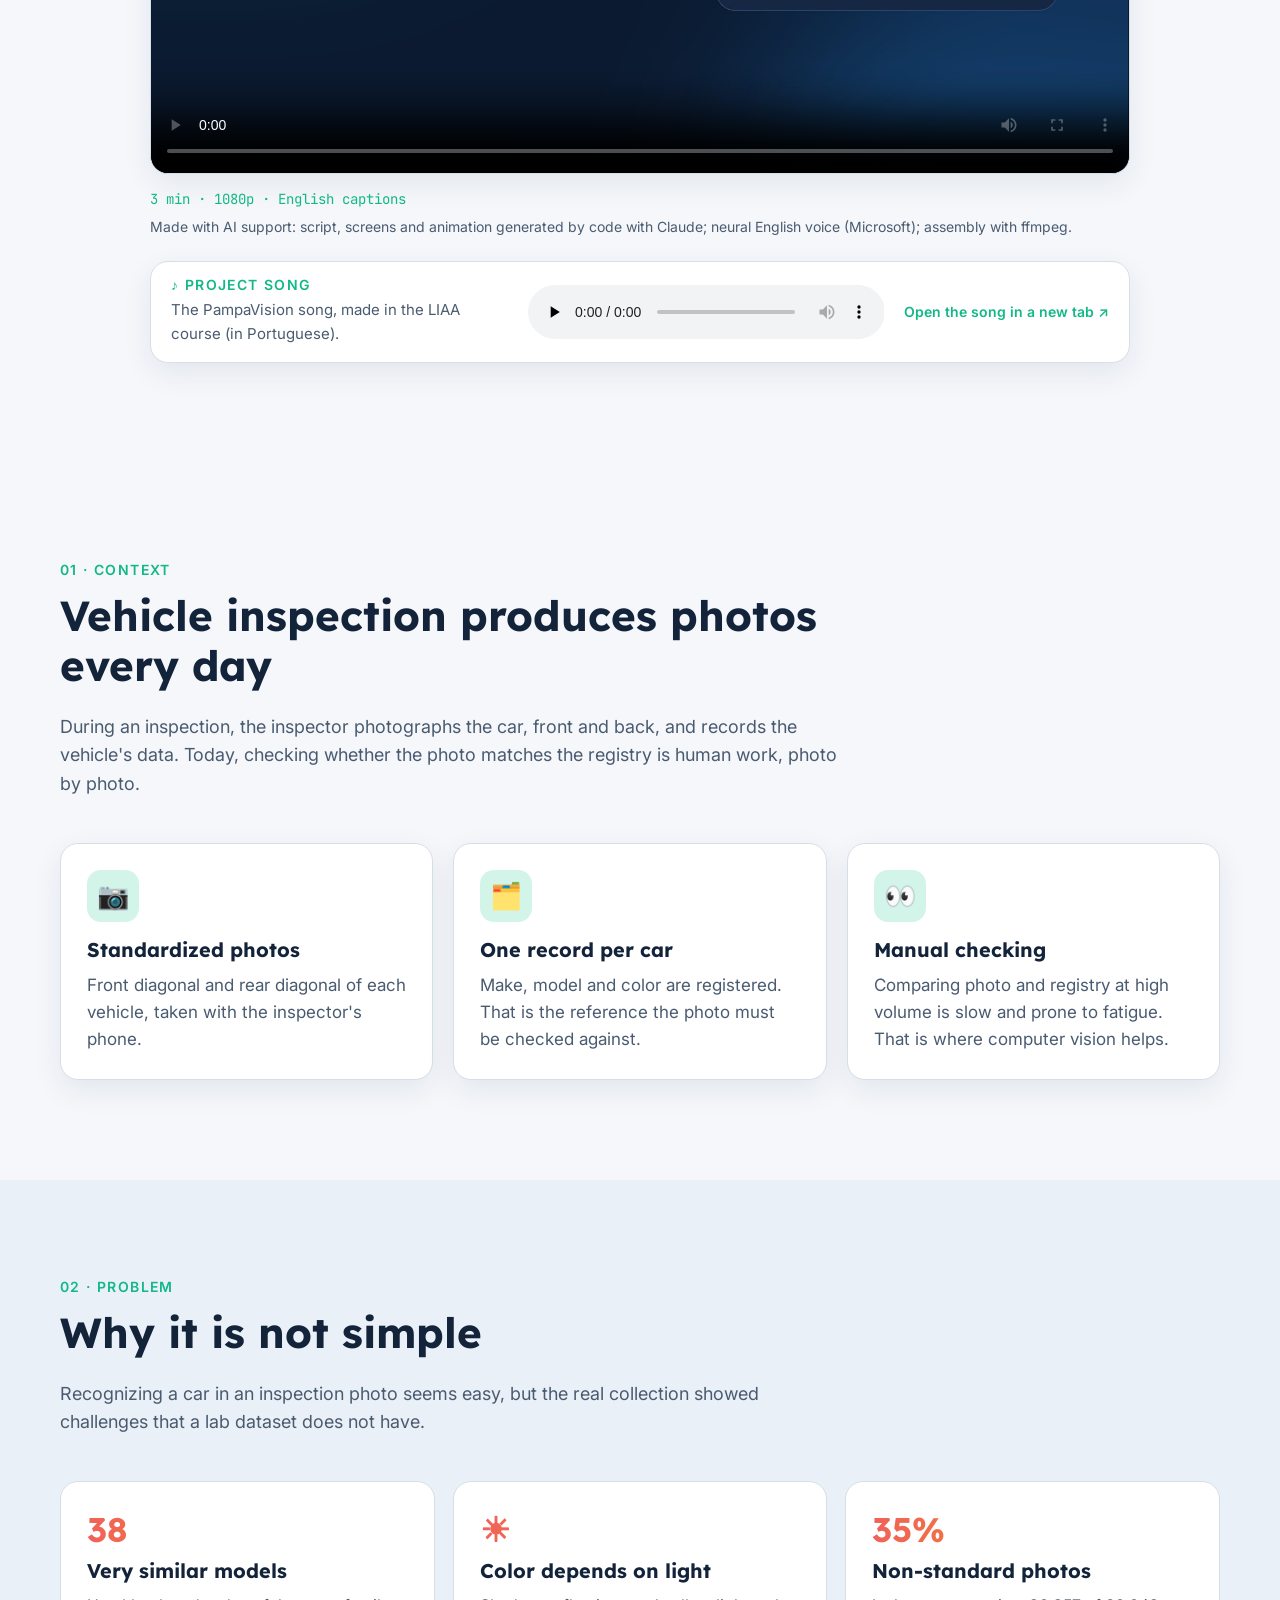
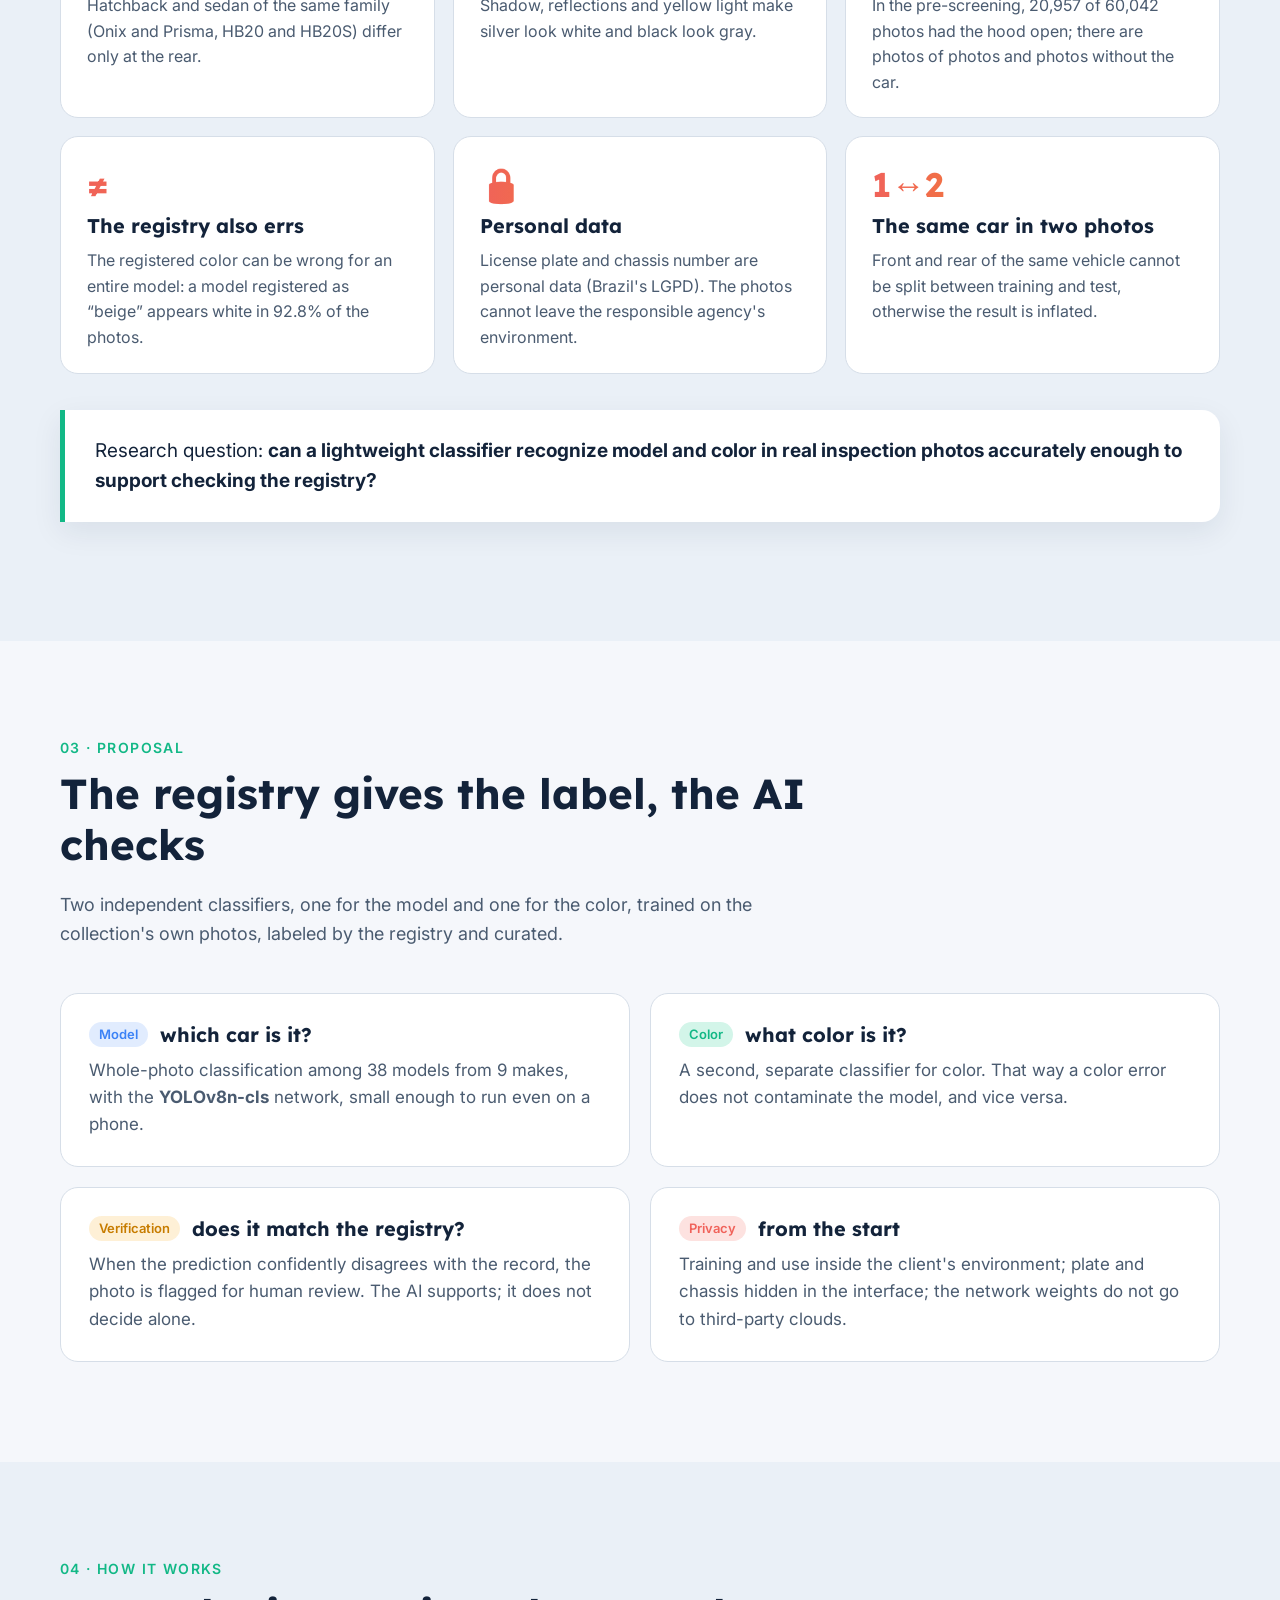
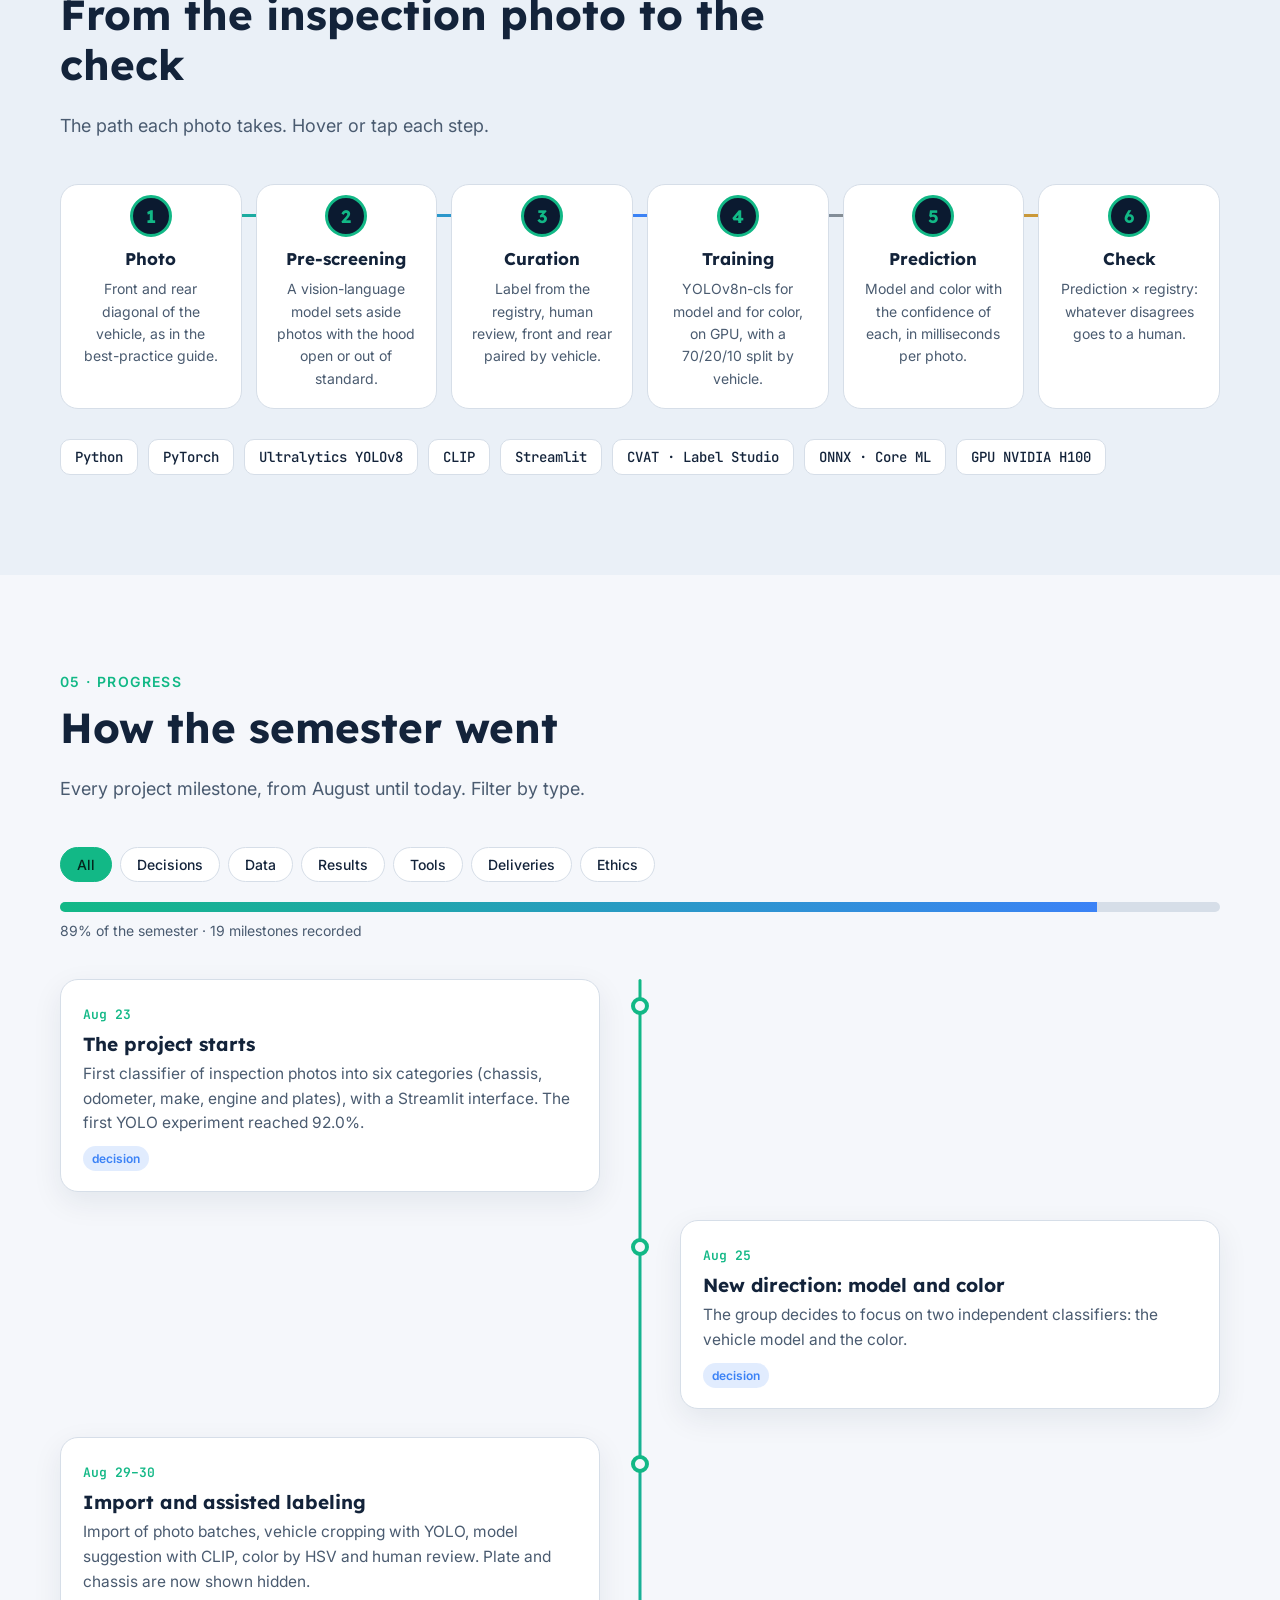
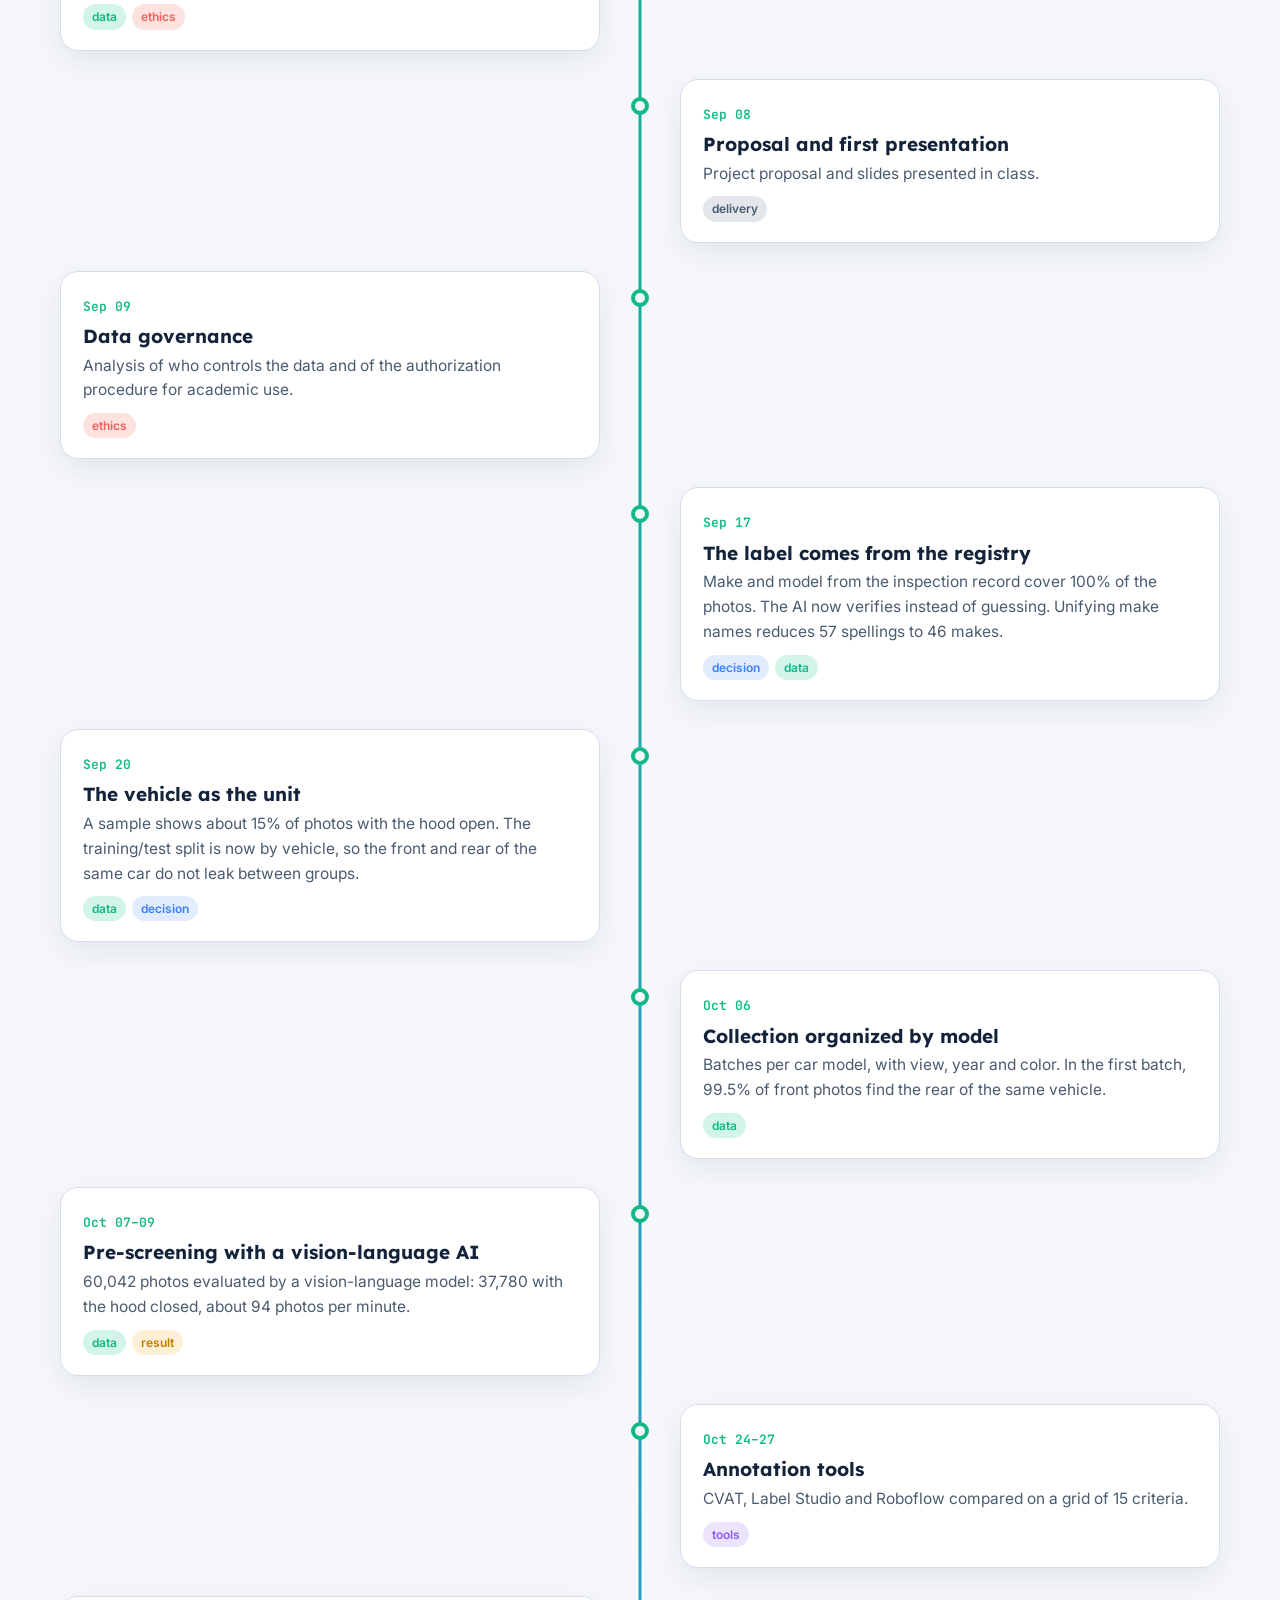
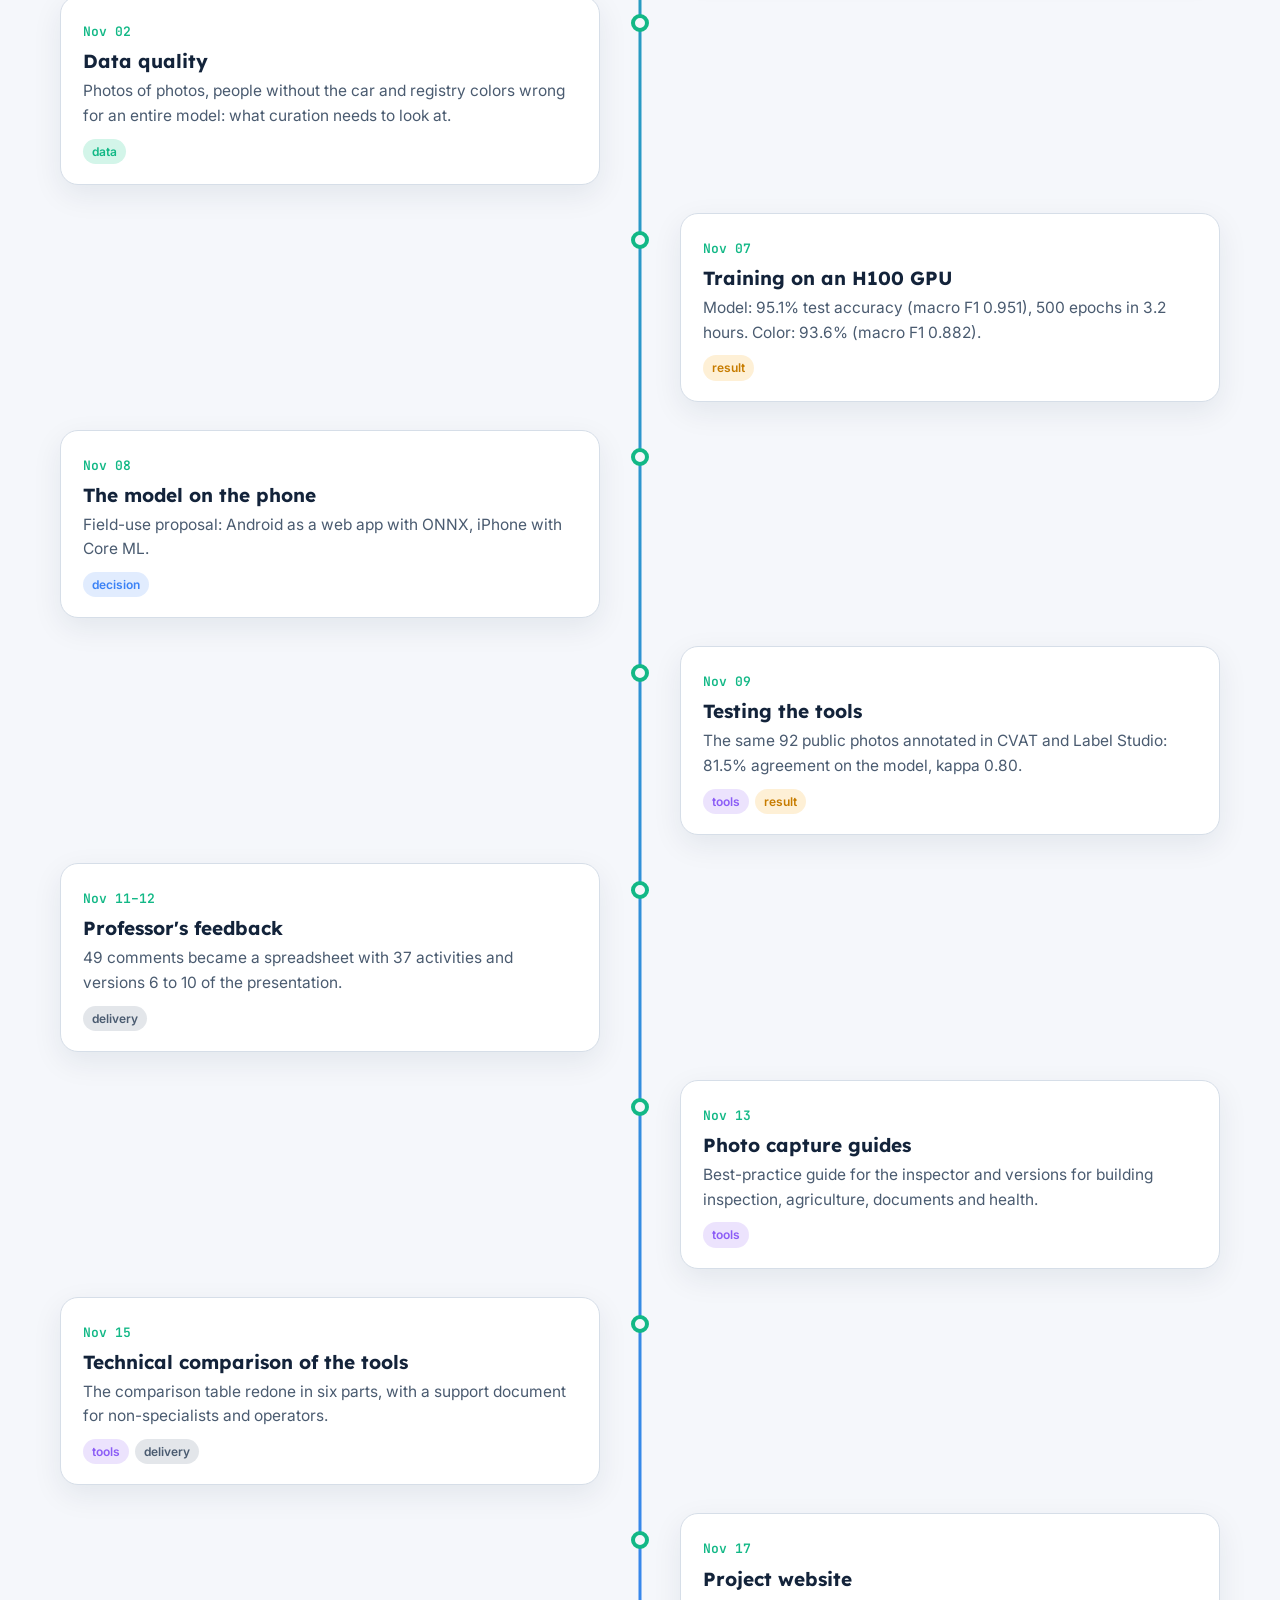
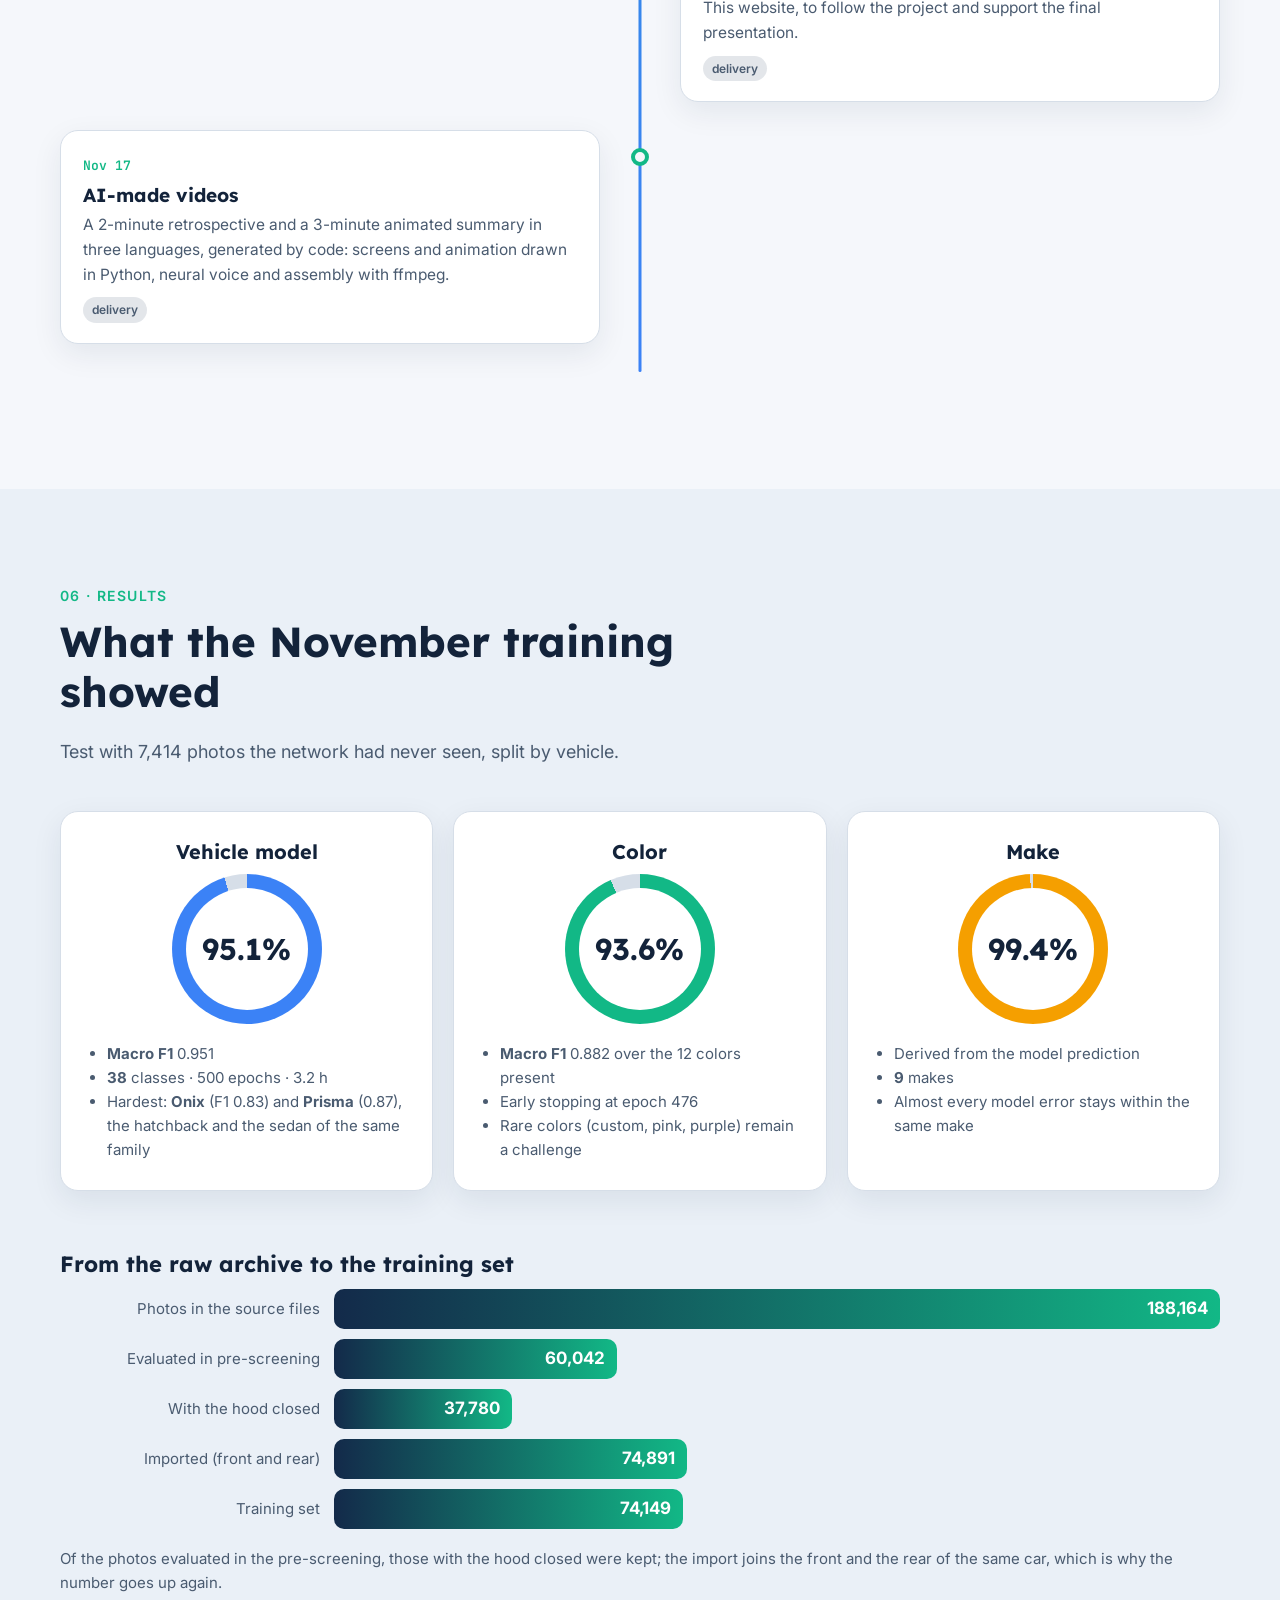
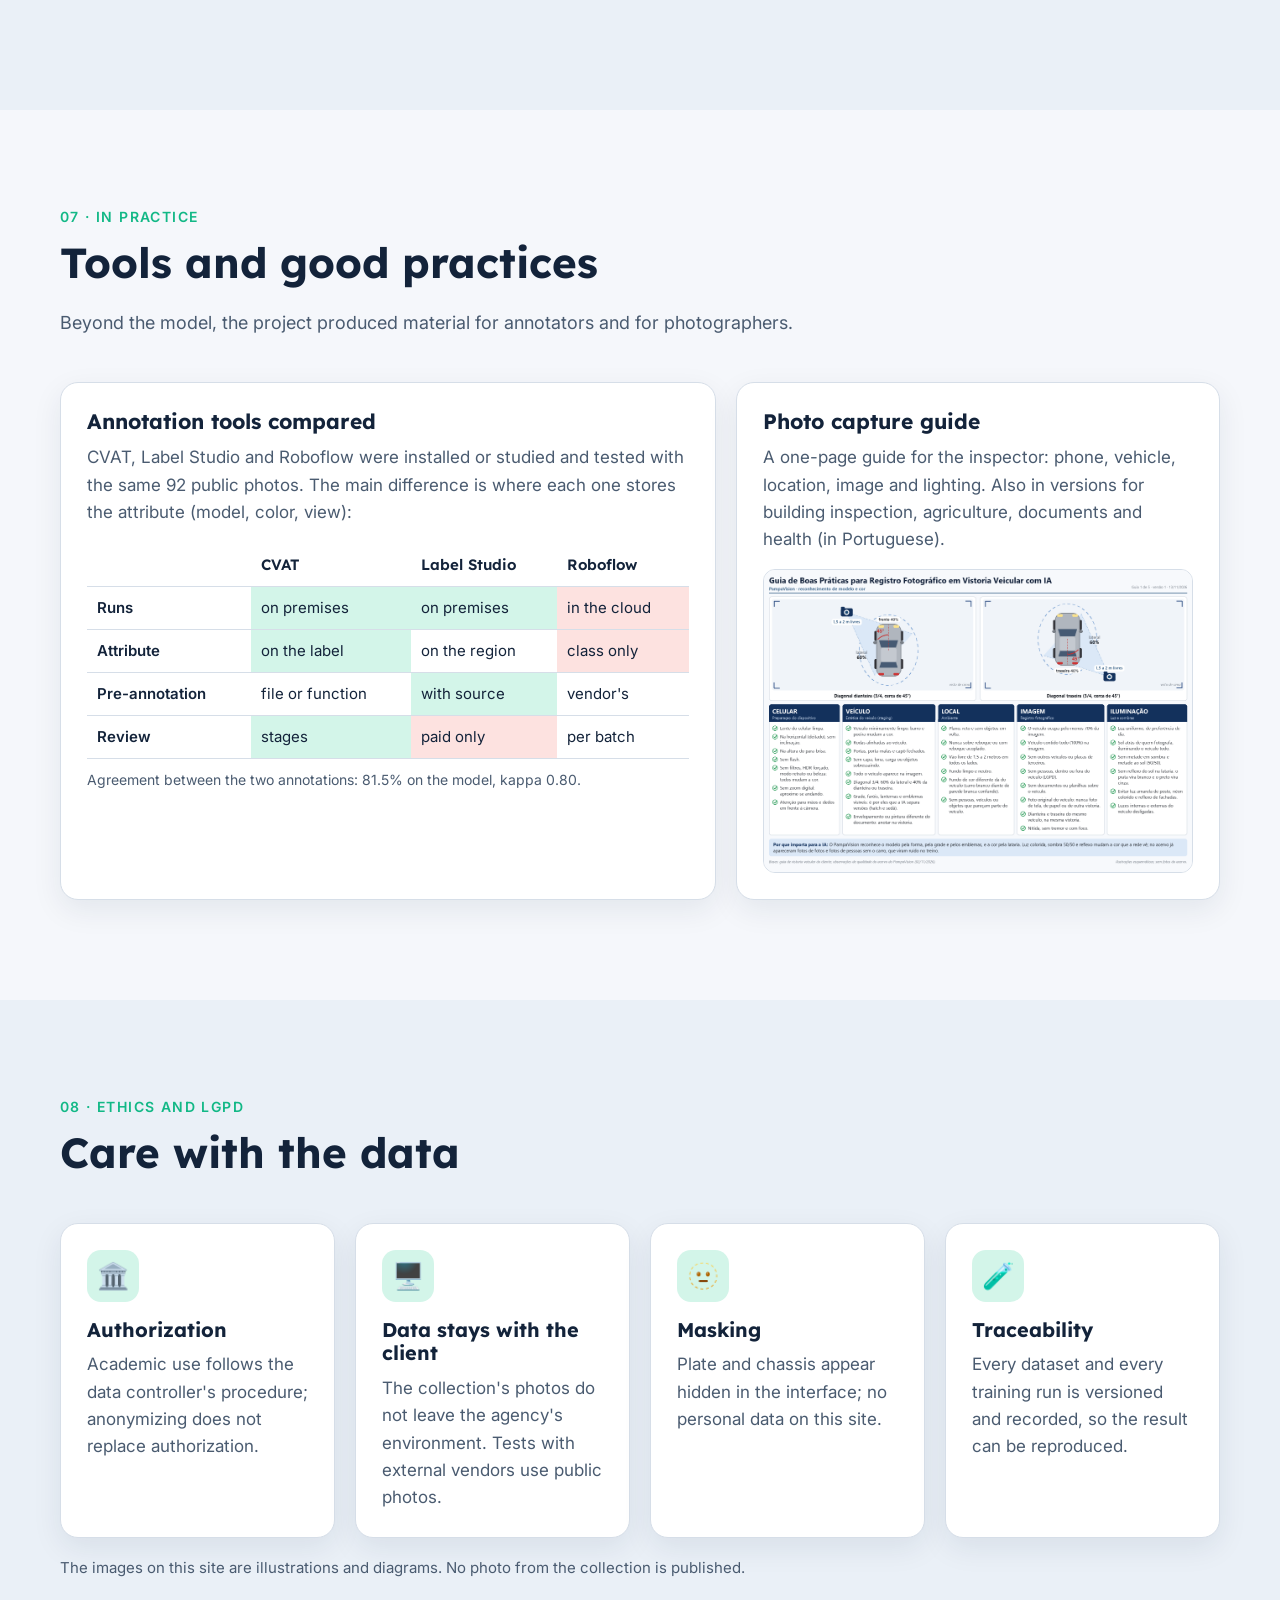
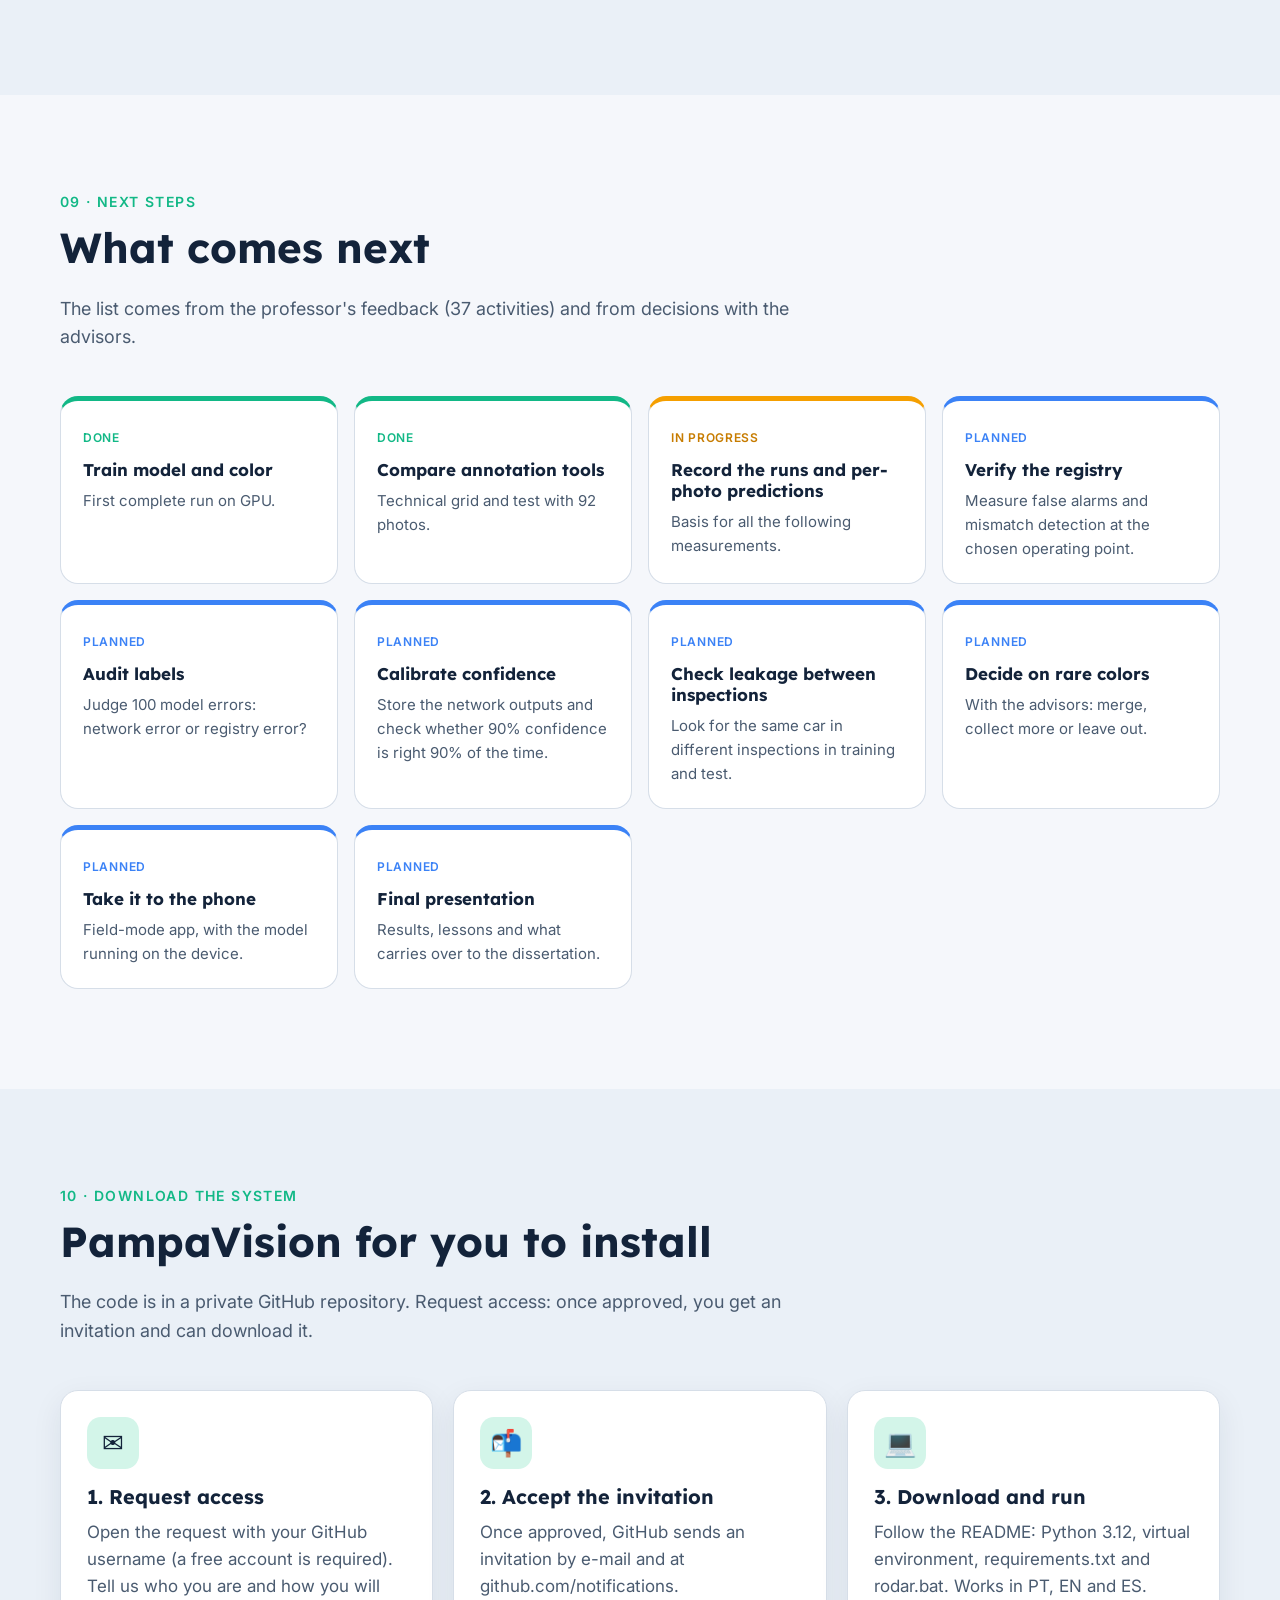
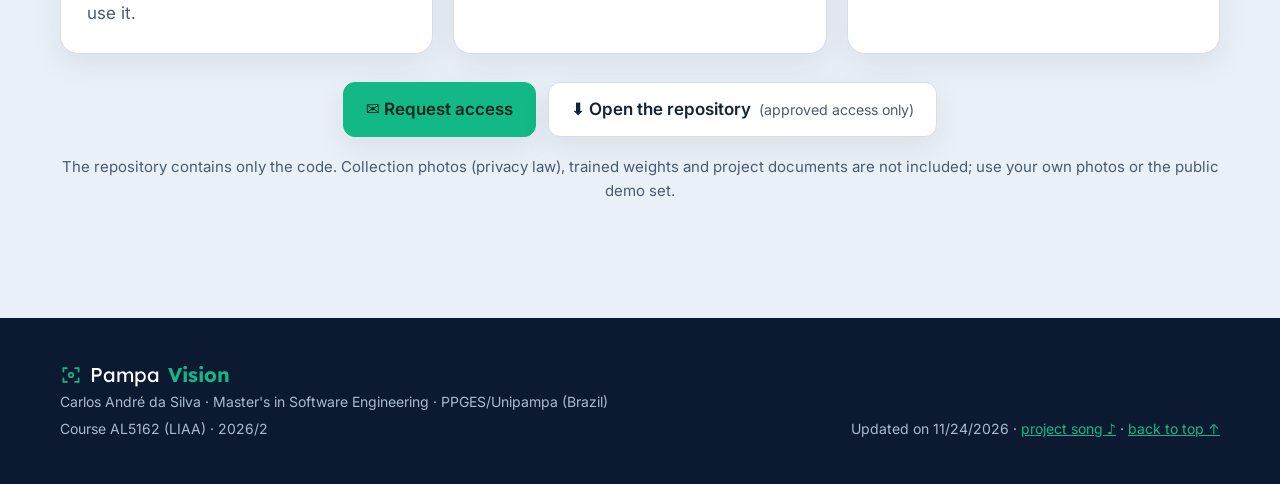
<file: en/index.html>
<!doctype html>
<html lang="en">
<head>
  <meta charset="utf-8">
  <meta name="viewport" content="width=device-width, initial-scale=1">
  <title>PampaVision · LIAA</title>
  <meta name="description" content="PampaVision: computer vision to check vehicle model and color in inspection photos. Project for the course AL5162 LIAA, PPGES/Unipampa (Brazil).">
  <meta property="og:title" content="PampaVision · computer vision in vehicle inspection">
  <meta property="og:description" content="Context, problem, proposal and the project's progress over the semester.">
  <link rel="alternate" hreflang="pt-BR" href="https://liaa-carlos.github.io/">
  <link rel="alternate" hreflang="en" href="https://liaa-carlos.github.io/en/">
  <link rel="alternate" hreflang="es" href="https://liaa-carlos.github.io/es/">
  <link rel="icon" href="../assets/img/favicon.svg" type="image/svg+xml">
  <link rel="preconnect" href="https://fonts.googleapis.com">
  <link rel="preconnect" href="https://fonts.gstatic.com" crossorigin>
  <link href="https://fonts.googleapis.com/css2?family=Lexend:wght@300;400;600;700&family=Inter:wght@400;500;600&family=JetBrains+Mono:wght@400;600&display=swap" rel="stylesheet">
  <link rel="stylesheet" href="../assets/css/style.css">
</head>
<body>

<header class="topo" id="topo">
  <nav class="nav">
    <a class="marca" href="#inicio" aria-label="Home">
      <img src="../assets/img/favicon.svg" alt="" width="28" height="28">
      <span>Pampa<b>Vision</b></span>
    </a>
    <button class="menu-btn" aria-label="Open menu" aria-expanded="false">☰</button>
    <ul class="links">
      <li><a href="#video">Video</a></li>
      <li><a href="#contexto">Context</a></li>
      <li><a href="#problema">Problem</a></li>
      <li><a href="#proposta">Proposal</a></li>
      <li><a href="#como">How it works</a></li>
      <li><a href="#evolucao">Progress</a></li>
      <li><a href="#resultados">Results</a></li>
      <li><a href="#proximos">Next steps</a></li>
      <li><a href="#baixar">Download</a></li>
    </ul>
    <div class="idiomas" aria-label="Language">
      <a href="../" lang="pt-BR" title="Português">PT</a>
      <a href="./" lang="en" aria-current="page" title="English">EN</a>
      <a href="../es/" lang="es" title="Español">ES</a>
    </div>
    <button class="tema" aria-label="Toggle light and dark theme" title="Light/dark theme">◐</button>
  </nav>
  <div class="progresso" aria-hidden="true"></div>
</header>

<main>

<!-- ============================================================ HERO -->
<section class="heroi" id="inicio">
  <div class="malha" aria-hidden="true"></div>
  <div class="heroi-grade">
    <div class="heroi-texto">
      <p class="selo">AL5162 · LIAA · PPGES/Unipampa · 2026/2</p>
      <h1>Does the photo show the car <span class="grad">that is in the registry?</span></h1>
      <p class="lead"><b>PampaVision</b> uses computer vision to recognize the <b>model</b> and the <b>color</b> of the vehicle in inspection photos and check them against what was registered. When they don't match, the photo goes to a human reviewer.</p>
      <div class="acoes">
        <a class="btn primario" href="#video">▶ Watch the video (3 min)</a>
        <a class="btn" href="#proposta">See the proposal</a>
        <a class="btn" href="#evolucao">Follow the progress</a>
      </div>
      <dl class="numeros">
        <div><dt><span class="contador" data-alvo="74149">0</span></dt><dd>photos in the training set</dd></div>
        <div><dt><span class="contador" data-alvo="38">0</span></dt><dd>car models</dd></div>
        <div><dt><span class="contador" data-alvo="95.1" data-casas="1">0</span>%</dt><dd>model accuracy</dd></div>
        <div><dt><span class="contador" data-alvo="93.6" data-casas="1">0</span>%</dt><dd>color accuracy</dd></div>
      </dl>
    </div>

    <figure class="scanner" aria-label="Illustration: the car being analyzed">
      <div class="moldura">
        <i class="c c1"></i><i class="c c2"></i><i class="c c3"></i><i class="c c4"></i>
        <svg class="carro" viewBox="0 0 400 170" role="img" aria-label="Car silhouette">
          <defs>
            <linearGradient id="lataria" x1="0" y1="0" x2="0" y2="1">
              <stop offset="0" stop-color="#d9e2ec"/><stop offset="1" stop-color="#8fa3b8"/>
            </linearGradient>
          </defs>
          <path d="M30 118 C30 98 46 92 70 88 L118 82 C140 58 168 44 210 42 C252 40 282 52 304 78 L344 86 C366 90 374 102 374 118 L374 126 L30 126 Z" fill="url(#lataria)"/>
          <path d="M132 82 C150 62 172 52 206 51 L208 82 Z" fill="#33475e"/>
          <path d="M218 51 C250 51 272 60 292 80 L218 82 Z" fill="#33475e"/>
          <rect x="344" y="96" width="22" height="9" rx="4" fill="#ffd36e"/>
          <rect x="34" y="98" width="16" height="8" rx="3" fill="#ff6b6b"/>
          <circle cx="100" cy="126" r="25" fill="#1d2633"/><circle cx="100" cy="126" r="11" fill="#9fb2c6"/>
          <circle cx="302" cy="126" r="25" fill="#1d2633"/><circle cx="302" cy="126" r="11" fill="#9fb2c6"/>
        </svg>
        <div class="feixe" aria-hidden="true"></div>
      </div>
      <figcaption>
        <span class="etq e1"><b>model</b> compact hatch · <em>97%</em></span>
        <span class="etq e2"><b>color</b> silver · <em>94%</em></span>
        <span class="etq e3 ok">✓ matches the registry</span>
      </figcaption>
    </figure>
  </div>
  <a class="rolar" href="#video" aria-label="Scroll to the video">↓</a>
</section>

<!-- ============================================================ VIDEO -->
<section class="secao video" id="video">
  <div class="cab">
    <p class="kicker">The project in 3 minutes</p>
    <h2>Animated summary video</h2>
    <p class="sub">Problem, proposal, data, results and next steps, narrated and captioned in English. No real inspection photo appears: only illustrations and aggregate numbers.</p>
  </div>
  <figure class="player revelar">
    <video controls preload="metadata" playsinline poster="../assets/video/pampavision_3min_en_poster.jpg">
      <source src="../assets/video/pampavision_3min_en.mp4" type="video/mp4">
      <track kind="captions" src="../assets/video/pampavision_3min_en.vtt" srclang="en" label="English" default>
      Your browser cannot play this video. <a href="../assets/video/pampavision_3min_en.mp4">Download the MP4</a>.
    </video>
    <figcaption>
      <span>3 min · 1080p · English captions</span>
      <span>Made with AI support: script, screens and animation generated by code with Claude; neural English voice (Microsoft); assembly with ffmpeg.</span>
    </figcaption>
  </figure>
  <div class="musica revelar" id="musica">
    <div class="musica-txt"><p class="kicker">♪ Project song</p><p>The PampaVision song, made in the LIAA course (in Portuguese).</p></div>
    <audio controls preload="none" src="https://unipampa4all.github.io/disciplinas/liaa/20262/projetos_html/musicas/projetos/carlos-vistorias.mp3">Your browser cannot play audio. <a href="https://unipampa4all.github.io/disciplinas/liaa/20262/projetos_html/musicas/projetos/carlos-vistorias.mp3">MP3</a></audio>
    <a class="musica-link" href="https://unipampa4all.github.io/disciplinas/liaa/20262/projetos_html/musicas/projetos/carlos-vistorias.mp3" target="_blank" rel="noopener">Open the song in a new tab ↗</a>
  </div>
</section>

<!-- ============================================================ CONTEXT -->
<section class="secao" id="contexto">
  <div class="cab">
    <p class="kicker">01 · Context</p>
    <h2>Vehicle inspection produces photos every day</h2>
    <p class="sub">During an inspection, the inspector photographs the car, front and back, and records the vehicle's data. Today, checking whether the photo matches the registry is human work, photo by photo.</p>
  </div>
  <div class="cartoes c3 revelar">
    <article class="cartao">
      <div class="ico">📷</div>
      <h3>Standardized photos</h3>
      <p>Front diagonal and rear diagonal of each vehicle, taken with the inspector's phone.</p>
    </article>
    <article class="cartao">
      <div class="ico">🗂️</div>
      <h3>One record per car</h3>
      <p>Make, model and color are registered. That is the reference the photo must be checked against.</p>
    </article>
    <article class="cartao">
      <div class="ico">👀</div>
      <h3>Manual checking</h3>
      <p>Comparing photo and registry at high volume is slow and prone to fatigue. That is where computer vision helps.</p>
    </article>
  </div>
</section>

<!-- ============================================================ PROBLEM -->
<section class="secao alt" id="problema">
  <div class="cab">
    <p class="kicker">02 · Problem</p>
    <h2>Why it is not simple</h2>
    <p class="sub">Recognizing a car in an inspection photo seems easy, but the real collection showed challenges that a lab dataset does not have.</p>
  </div>
  <div class="desafios revelar">
    <div class="desafio"><span class="n">38</span><h3>Very similar models</h3><p>Hatchback and sedan of the same family (Onix and Prisma, HB20 and HB20S) differ only at the rear.</p></div>
    <div class="desafio"><span class="n">☀</span><h3>Color depends on light</h3><p>Shadow, reflections and yellow light make silver look white and black look gray.</p></div>
    <div class="desafio"><span class="n">35%</span><h3>Non-standard photos</h3><p>In the pre-screening, 20,957 of 60,042 photos had the hood open; there are photos of photos and photos without the car.</p></div>
    <div class="desafio"><span class="n">≠</span><h3>The registry also errs</h3><p>The registered color can be wrong for an entire model: a model registered as “beige” appears white in 92.8% of the photos.</p></div>
    <div class="desafio"><span class="n">🔒</span><h3>Personal data</h3><p>License plate and chassis number are personal data (Brazil's LGPD). The photos cannot leave the responsible agency's environment.</p></div>
    <div class="desafio"><span class="n">1↔2</span><h3>The same car in two photos</h3><p>Front and rear of the same vehicle cannot be split between training and test, otherwise the result is inflated.</p></div>
  </div>
  <blockquote class="pergunta revelar">Research question: <b>can a lightweight classifier recognize model and color in real inspection photos accurately enough to support checking the registry?</b></blockquote>
</section>

<!-- ============================================================ PROPOSAL -->
<section class="secao" id="proposta">
  <div class="cab">
    <p class="kicker">03 · Proposal</p>
    <h2>The registry gives the label, the AI checks</h2>
    <p class="sub">Two independent classifiers, one for the model and one for the color, trained on the collection's own photos, labeled by the registry and curated.</p>
  </div>
  <div class="proposta revelar">
    <div class="bloco">
      <h3><span class="pilula azul">Model</span> which car is it?</h3>
      <p>Whole-photo classification among 38 models from 9 makes, with the <b>YOLOv8n-cls</b> network, small enough to run even on a phone.</p>
    </div>
    <div class="bloco">
      <h3><span class="pilula menta">Color</span> what color is it?</h3>
      <p>A second, separate classifier for color. That way a color error does not contaminate the model, and vice versa.</p>
    </div>
    <div class="bloco">
      <h3><span class="pilula ambar">Verification</span> does it match the registry?</h3>
      <p>When the prediction confidently disagrees with the record, the photo is flagged for human review. The AI supports; it does not decide alone.</p>
    </div>
    <div class="bloco">
      <h3><span class="pilula coral">Privacy</span> from the start</h3>
      <p>Training and use inside the client's environment; plate and chassis hidden in the interface; the network weights do not go to third-party clouds.</p>
    </div>
  </div>
</section>

<!-- ============================================================ HOW IT WORKS -->
<section class="secao alt" id="como">
  <div class="cab">
    <p class="kicker">04 · How it works</p>
    <h2>From the inspection photo to the check</h2>
    <p class="sub">The path each photo takes. Hover or tap each step.</p>
  </div>
  <ol class="fluxo revelar">
    <li tabindex="0"><span class="passo">1</span><h3>Photo</h3><p>Front and rear diagonal of the vehicle, as in the best-practice guide.</p></li>
    <li tabindex="0"><span class="passo">2</span><h3>Pre-screening</h3><p>A vision-language model sets aside photos with the hood open or out of standard.</p></li>
    <li tabindex="0"><span class="passo">3</span><h3>Curation</h3><p>Label from the registry, human review, front and rear paired by vehicle.</p></li>
    <li tabindex="0"><span class="passo">4</span><h3>Training</h3><p>YOLOv8n-cls for model and for color, on GPU, with a 70/20/10 split by vehicle.</p></li>
    <li tabindex="0"><span class="passo">5</span><h3>Prediction</h3><p>Model and color with the confidence of each, in milliseconds per photo.</p></li>
    <li tabindex="0"><span class="passo">6</span><h3>Check</h3><p>Prediction × registry: whatever disagrees goes to a human.</p></li>
  </ol>
  <div class="ferramentas revelar">
    <div class="tag">Python</div><div class="tag">PyTorch</div><div class="tag">Ultralytics YOLOv8</div><div class="tag">CLIP</div>
    <div class="tag">Streamlit</div><div class="tag">CVAT · Label Studio</div><div class="tag">ONNX · Core ML</div><div class="tag">GPU NVIDIA H100</div>
  </div>
</section>

<!-- ============================================================ PROGRESS -->
<section class="secao" id="evolucao">
  <div class="cab">
    <p class="kicker">05 · Progress</p>
    <h2>How the semester went</h2>
    <p class="sub">Every project milestone, from August until today. Filter by type.</p>
  </div>
  <div class="filtros" role="group" aria-label="Filter milestones">
    <button class="filtro ativo" data-tag="todos">All</button>
    <button class="filtro" data-tag="decisão">Decisions</button>
    <button class="filtro" data-tag="dados">Data</button>
    <button class="filtro" data-tag="resultado">Results</button>
    <button class="filtro" data-tag="ferramentas">Tools</button>
    <button class="filtro" data-tag="entrega">Deliveries</button>
    <button class="filtro" data-tag="ética">Ethics</button>
  </div>
  <div class="semestre" aria-hidden="true"><div class="barra"><span></span></div><p class="semestre-txt"></p></div>
  <ol class="linha-tempo" id="linha-tempo"></ol>
</section>

<!-- ============================================================ RESULTS -->
<section class="secao alt" id="resultados">
  <div class="cab">
    <p class="kicker">06 · Results</p>
    <h2>What the November training showed</h2>
    <p class="sub">Test with 7,414 photos the network had never seen, split by vehicle.</p>
  </div>
  <div class="metricas revelar">
    <article class="metrica">
      <h3>Vehicle model</h3>
      <div class="anel" style="--p:95.1"><span>95.1%</span></div>
      <ul>
        <li><b>Macro F1</b> 0.951</li>
        <li><b>38</b> classes · 500 epochs · 3.2 h</li>
        <li>Hardest: <b>Onix</b> (F1 0.83) and <b>Prisma</b> (0.87), the hatchback and the sedan of the same family</li>
      </ul>
    </article>
    <article class="metrica">
      <h3>Color</h3>
      <div class="anel menta" style="--p:93.6"><span>93.6%</span></div>
      <ul>
        <li><b>Macro F1</b> 0.882 over the 12 colors present</li>
        <li>Early stopping at epoch 476</li>
        <li>Rare colors (custom, pink, purple) remain a challenge</li>
      </ul>
    </article>
    <article class="metrica">
      <h3>Make</h3>
      <div class="anel ambar" style="--p:99.4"><span>99.4%</span></div>
      <ul>
        <li>Derived from the model prediction</li>
        <li><b>9</b> makes</li>
        <li>Almost every model error stays within the same make</li>
      </ul>
    </article>
  </div>

  <h3 class="tit-funil revelar">From the raw archive to the training set</h3>
  <div class="funil revelar" id="funil"></div>
  <p class="nota revelar">Of the photos evaluated in the pre-screening, those with the hood closed were kept; the import joins the front and the rear of the same car, which is why the number goes up again.</p>
</section>

<!-- ============================================================ IN PRACTICE -->
<section class="secao" id="pratica">
  <div class="cab">
    <p class="kicker">07 · In practice</p>
    <h2>Tools and good practices</h2>
    <p class="sub">Beyond the model, the project produced material for annotators and for photographers.</p>
  </div>
  <div class="dupla revelar">
    <article class="cartao largo">
      <h3>Annotation tools compared</h3>
      <p>CVAT, Label Studio and Roboflow were installed or studied and tested with the same 92 public photos. The main difference is where each one stores the attribute (model, color, view):</p>
      <table class="comp">
        <thead><tr><th></th><th>CVAT</th><th>Label Studio</th><th>Roboflow</th></tr></thead>
        <tbody>
          <tr><td>Runs</td><td class="ok">on premises</td><td class="ok">on premises</td><td class="nao">in the cloud</td></tr>
          <tr><td>Attribute</td><td class="ok">on the label</td><td>on the region</td><td class="nao">class only</td></tr>
          <tr><td>Pre-annotation</td><td>file or function</td><td class="ok">with source</td><td>vendor's</td></tr>
          <tr><td>Review</td><td class="ok">stages</td><td class="nao">paid only</td><td>per batch</td></tr>
        </tbody>
      </table>
      <p class="mini">Agreement between the two annotations: 81.5% on the model, kappa 0.80.</p>
    </article>
    <article class="cartao largo">
      <h3>Photo capture guide</h3>
      <p>A one-page guide for the inspector: phone, vehicle, location, image and lighting. Also in versions for building inspection, agriculture, documents and health (in Portuguese).</p>
      <a href="../assets/img/guia_pampavision.png" target="_blank" rel="noopener" class="guia">
        <img src="../assets/img/guia_pampavision.png" alt="Best-practice guide for photo capture in vehicle inspection (in Portuguese)" loading="lazy">
      </a>
    </article>
  </div>
</section>

<!-- ============================================================ ETHICS -->
<section class="secao alt" id="etica">
  <div class="cab">
    <p class="kicker">08 · Ethics and LGPD</p>
    <h2>Care with the data</h2>
  </div>
  <div class="cartoes c4 revelar">
    <article class="cartao"><div class="ico">🏛️</div><h3>Authorization</h3><p>Academic use follows the data controller's procedure; anonymizing does not replace authorization.</p></article>
    <article class="cartao"><div class="ico">🖥️</div><h3>Data stays with the client</h3><p>The collection's photos do not leave the agency's environment. Tests with external vendors use public photos.</p></article>
    <article class="cartao"><div class="ico">🫥</div><h3>Masking</h3><p>Plate and chassis appear hidden in the interface; no personal data on this site.</p></article>
    <article class="cartao"><div class="ico">🧪</div><h3>Traceability</h3><p>Every dataset and every training run is versioned and recorded, so the result can be reproduced.</p></article>
  </div>
  <p class="nota">The images on this site are illustrations and diagrams. No photo from the collection is published.</p>
</section>

<!-- ============================================================ NEXT STEPS -->
<section class="secao" id="proximos">
  <div class="cab">
    <p class="kicker">09 · Next steps</p>
    <h2>What comes next</h2>
    <p class="sub">The list comes from the professor's feedback (37 activities) and from decisions with the advisors.</p>
  </div>
  <div class="passos revelar" id="passos"></div>
</section>


<!-- ============================================================ BAIXAR -->
<section class="secao alt" id="baixar">
  <div class="cab">
    <p class="kicker">10 · Download the system</p>
    <h2>PampaVision for you to install</h2>
    <p class="sub">The code is in a private GitHub repository. Request access: once approved, you get an invitation and can download it.</p>
  </div>
  <div class="cartoes c3 revelar">
    <article class="cartao"><div class="ico">✉️</div><h3>1. Request access</h3><p>Open the request with your GitHub username (a free account is required). Tell us who you are and how you will use it.</p></article>
    <article class="cartao"><div class="ico">📬</div><h3>2. Accept the invitation</h3><p>Once approved, GitHub sends an invitation by e-mail and at github.com/notifications.</p></article>
    <article class="cartao"><div class="ico">💻</div><h3>3. Download and run</h3><p>Follow the README: Python 3.12, virtual environment, requirements.txt and rodar.bat. Works in PT, EN and ES.</p></article>
  </div>
  <div class="baixar-acoes revelar">
    <a class="btn-baixar primario" href="https://github.com/liaa-carlos/liaa-carlos.github.io/issues/new?title=Access%20request%3A%20PampaVision&body=Name%3A%0AInstitution%20/%20program%3A%0AGitHub%20username%3A%20%40%0AHow%20I%20will%20use%20it%3A%0A%0A-%20%5B%20%5D%20I%20will%20not%20redistribute%20the%20code%20or%20publish%20parts%20of%20it%20without%20the%20author%27s%20permission.%0A-%20%5B%20%5D%20I%20understand%20that%20collection%20photos%20and%20trained%20weights%20are%20not%20part%20of%20the%20repository.&labels=acesso" target="_blank" rel="noopener">✉️ Request access</a>
    <a class="btn-baixar" href="https://github.com/liaa-carlos/pampavision" target="_blank" rel="noopener">⬇ Open the repository <small>(approved access only)</small></a>
  </div>
  <p class="nota">The repository contains only the code. Collection photos (privacy law), trained weights and project documents are not included; use your own photos or the public demo set.</p>
</section>

</main>

<footer class="rodape">
  <div>
    <p class="marca"><img src="../assets/img/favicon.svg" alt="" width="22" height="22"> Pampa<b>Vision</b></p>
    <p>Carlos André da Silva · Master's in Software Engineering · PPGES/Unipampa (Brazil)</p>
    <p>Course AL5162 (LIAA) · 2026/2</p>
  </div>
  <p class="atualizado">Updated on <span id="atualizado"></span> · <a href="https://unipampa4all.github.io/disciplinas/liaa/20262/projetos_html/musicas/projetos/carlos-vistorias.mp3" target="_blank" rel="noopener">project song ♪</a> · <a href="#inicio">back to top ↑</a></p>
</footer>

<script src="../assets/js/dados.en.js"></script>
<script src="../assets/js/main.js"></script>
</body>
</html>
</file>
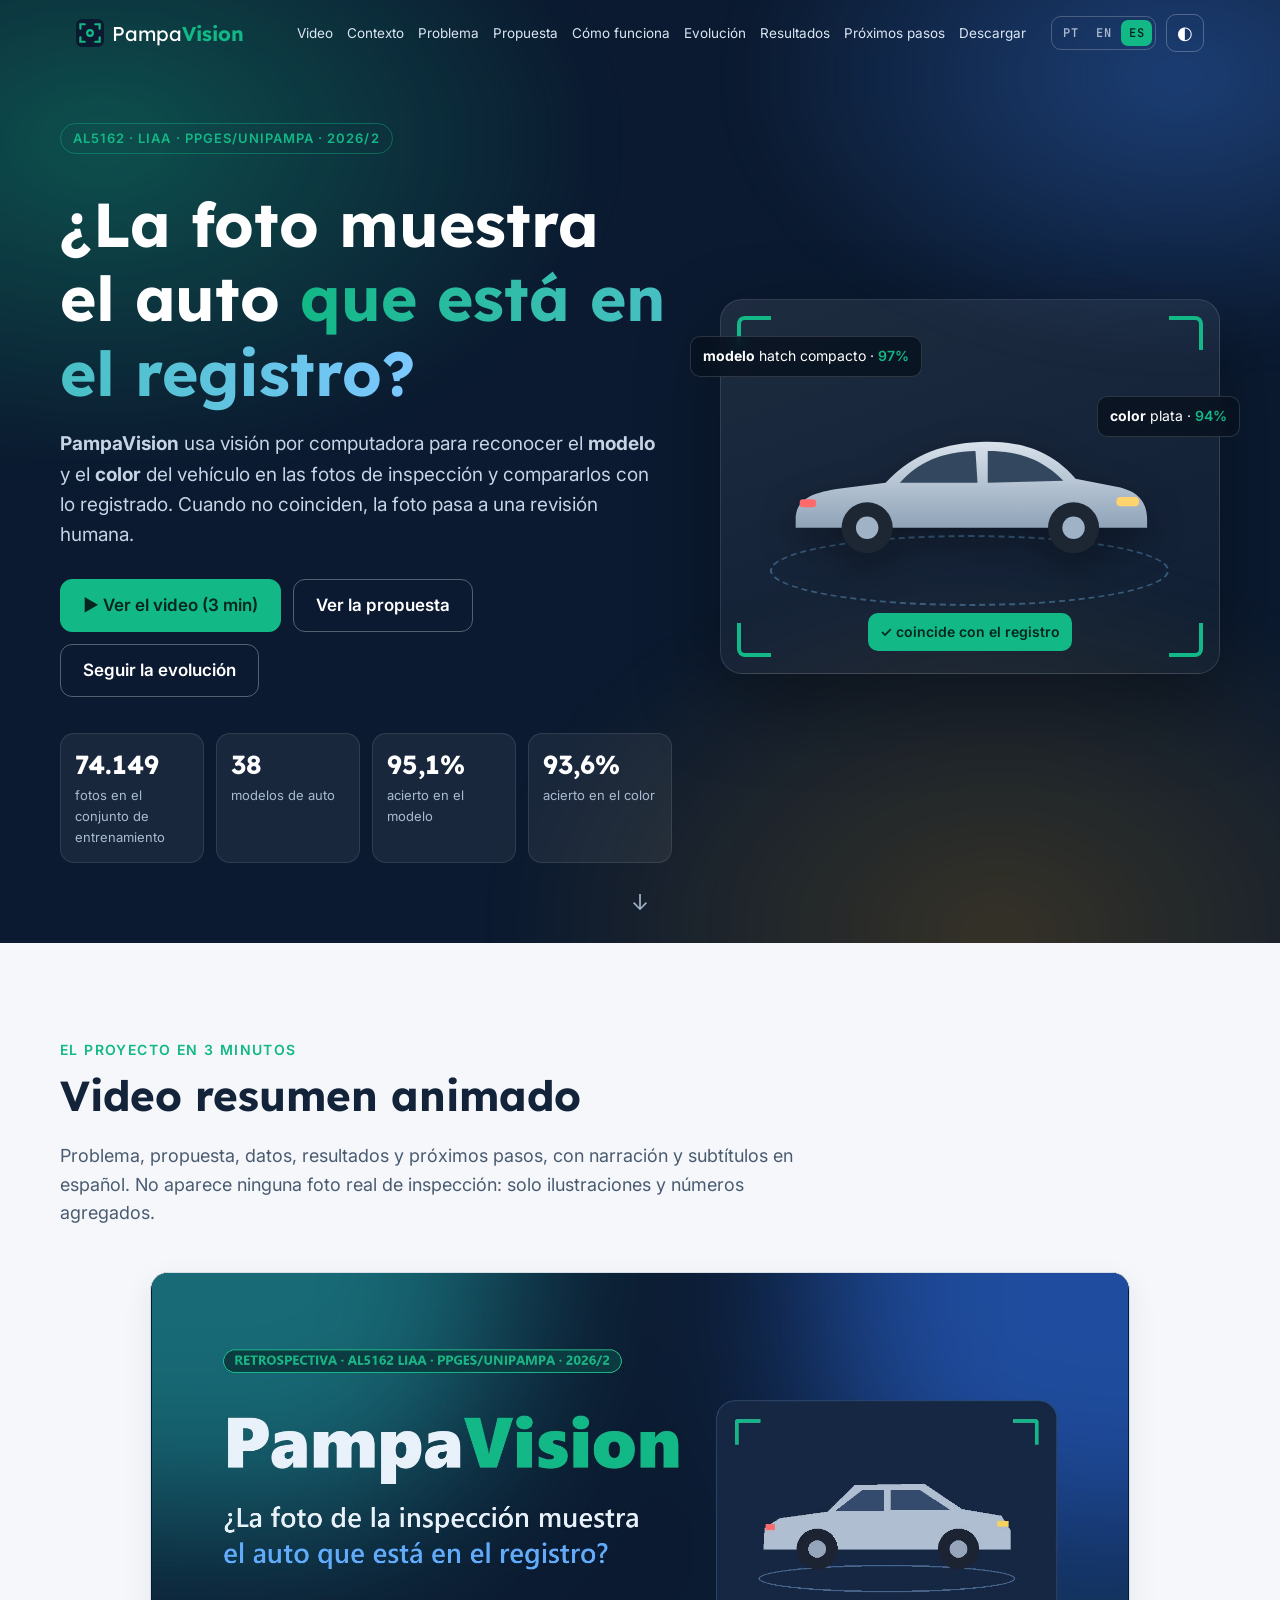
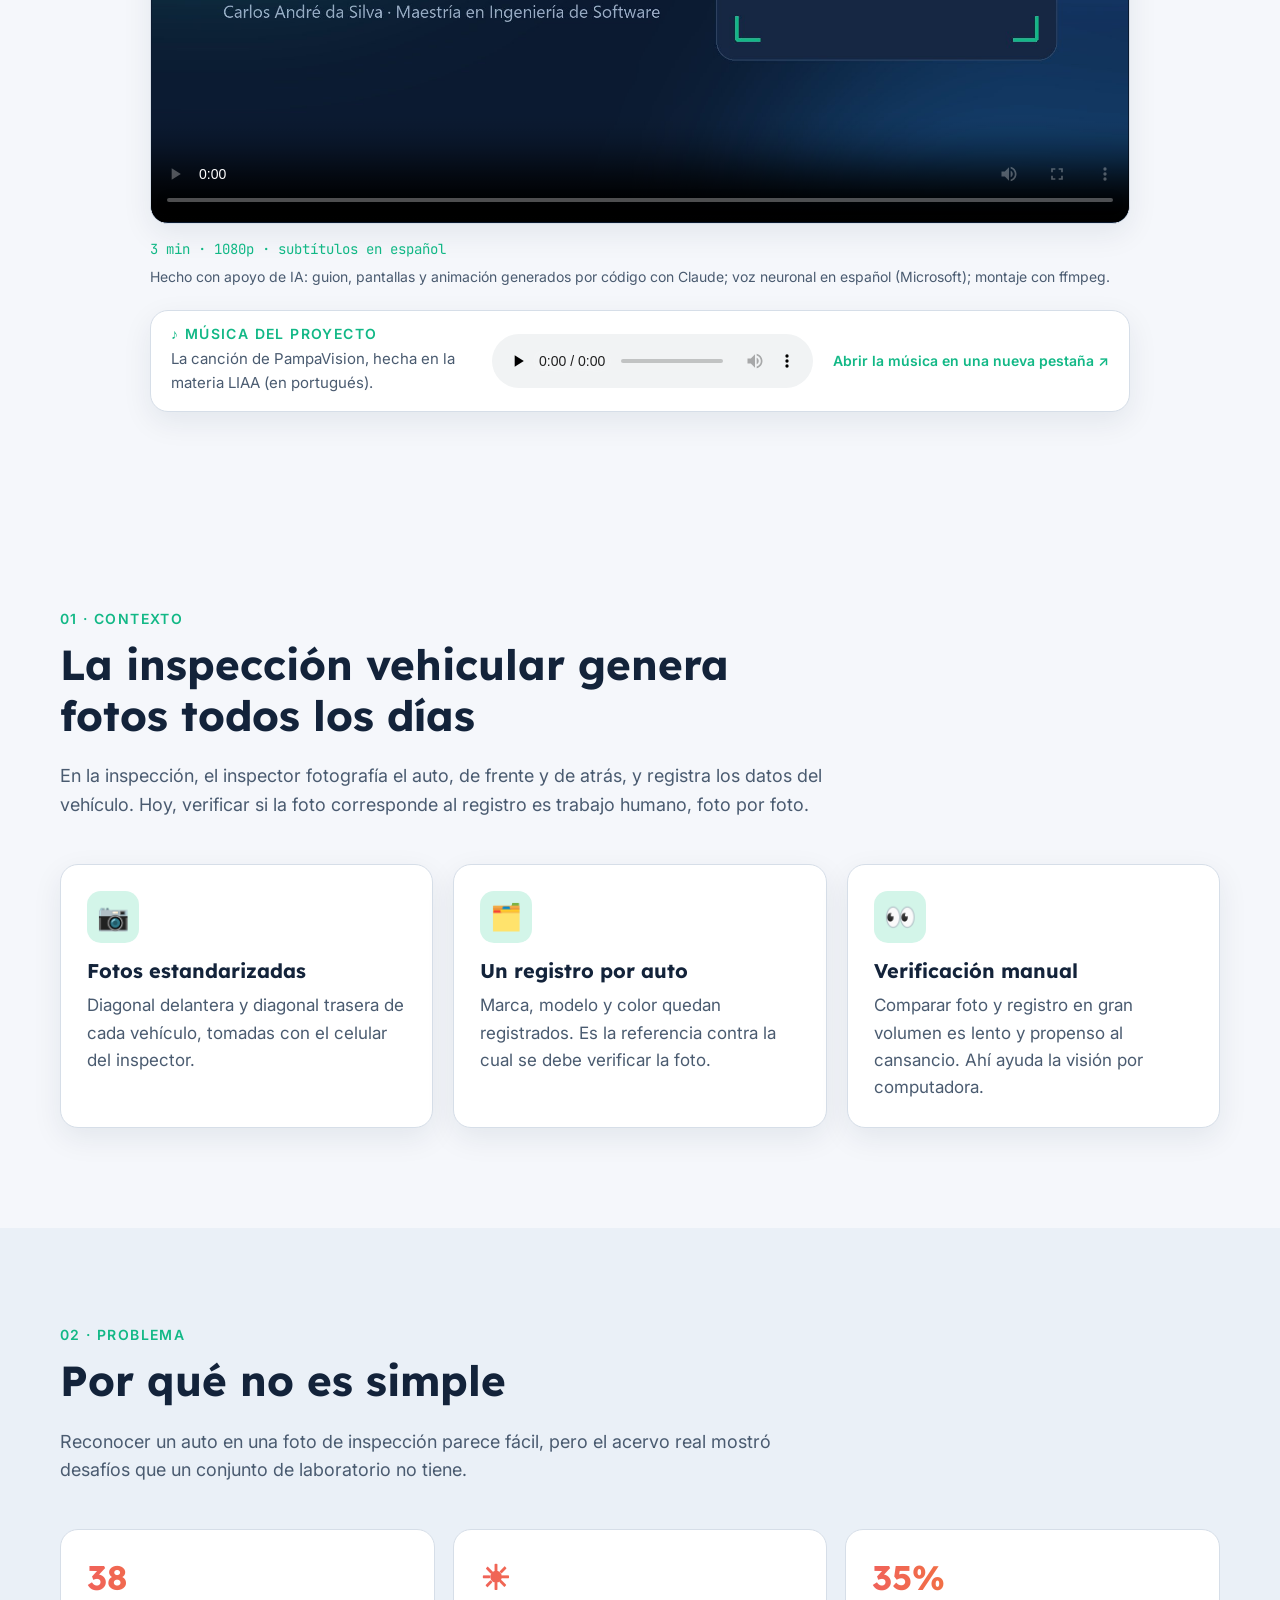
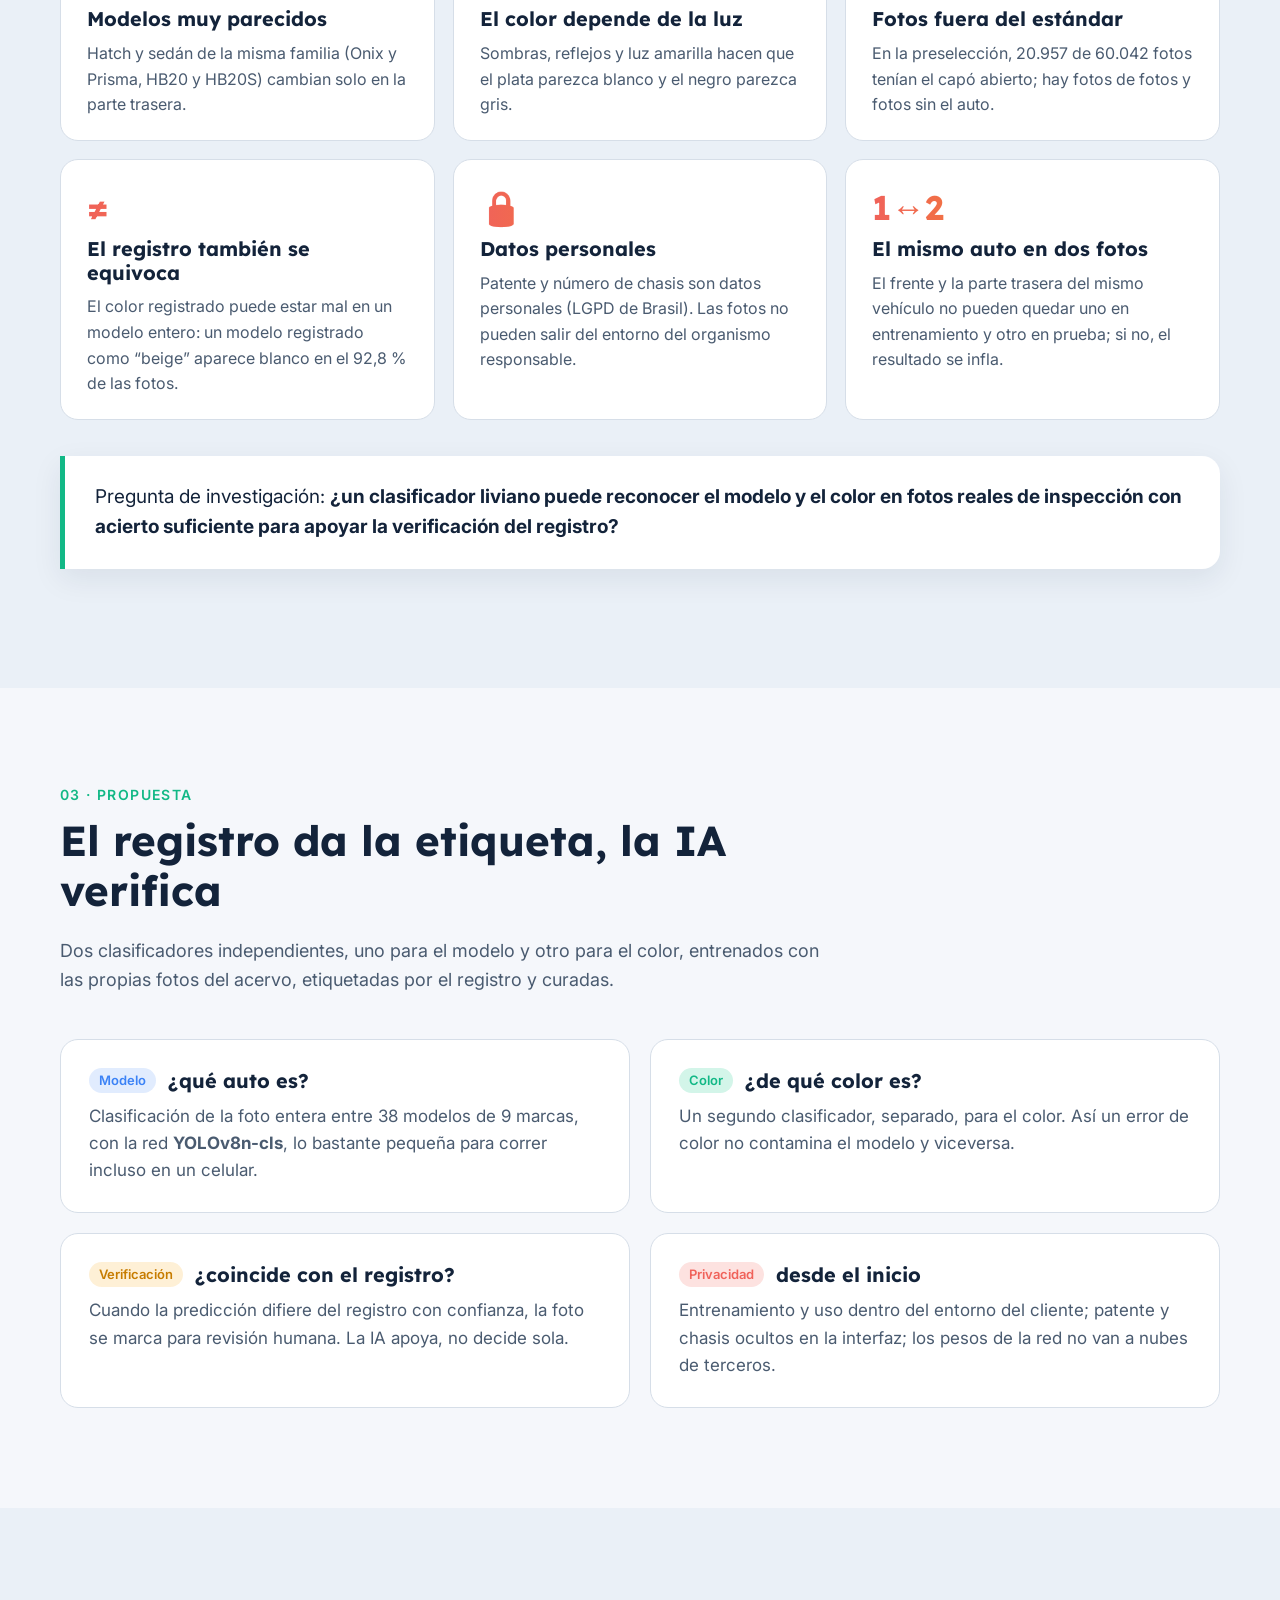
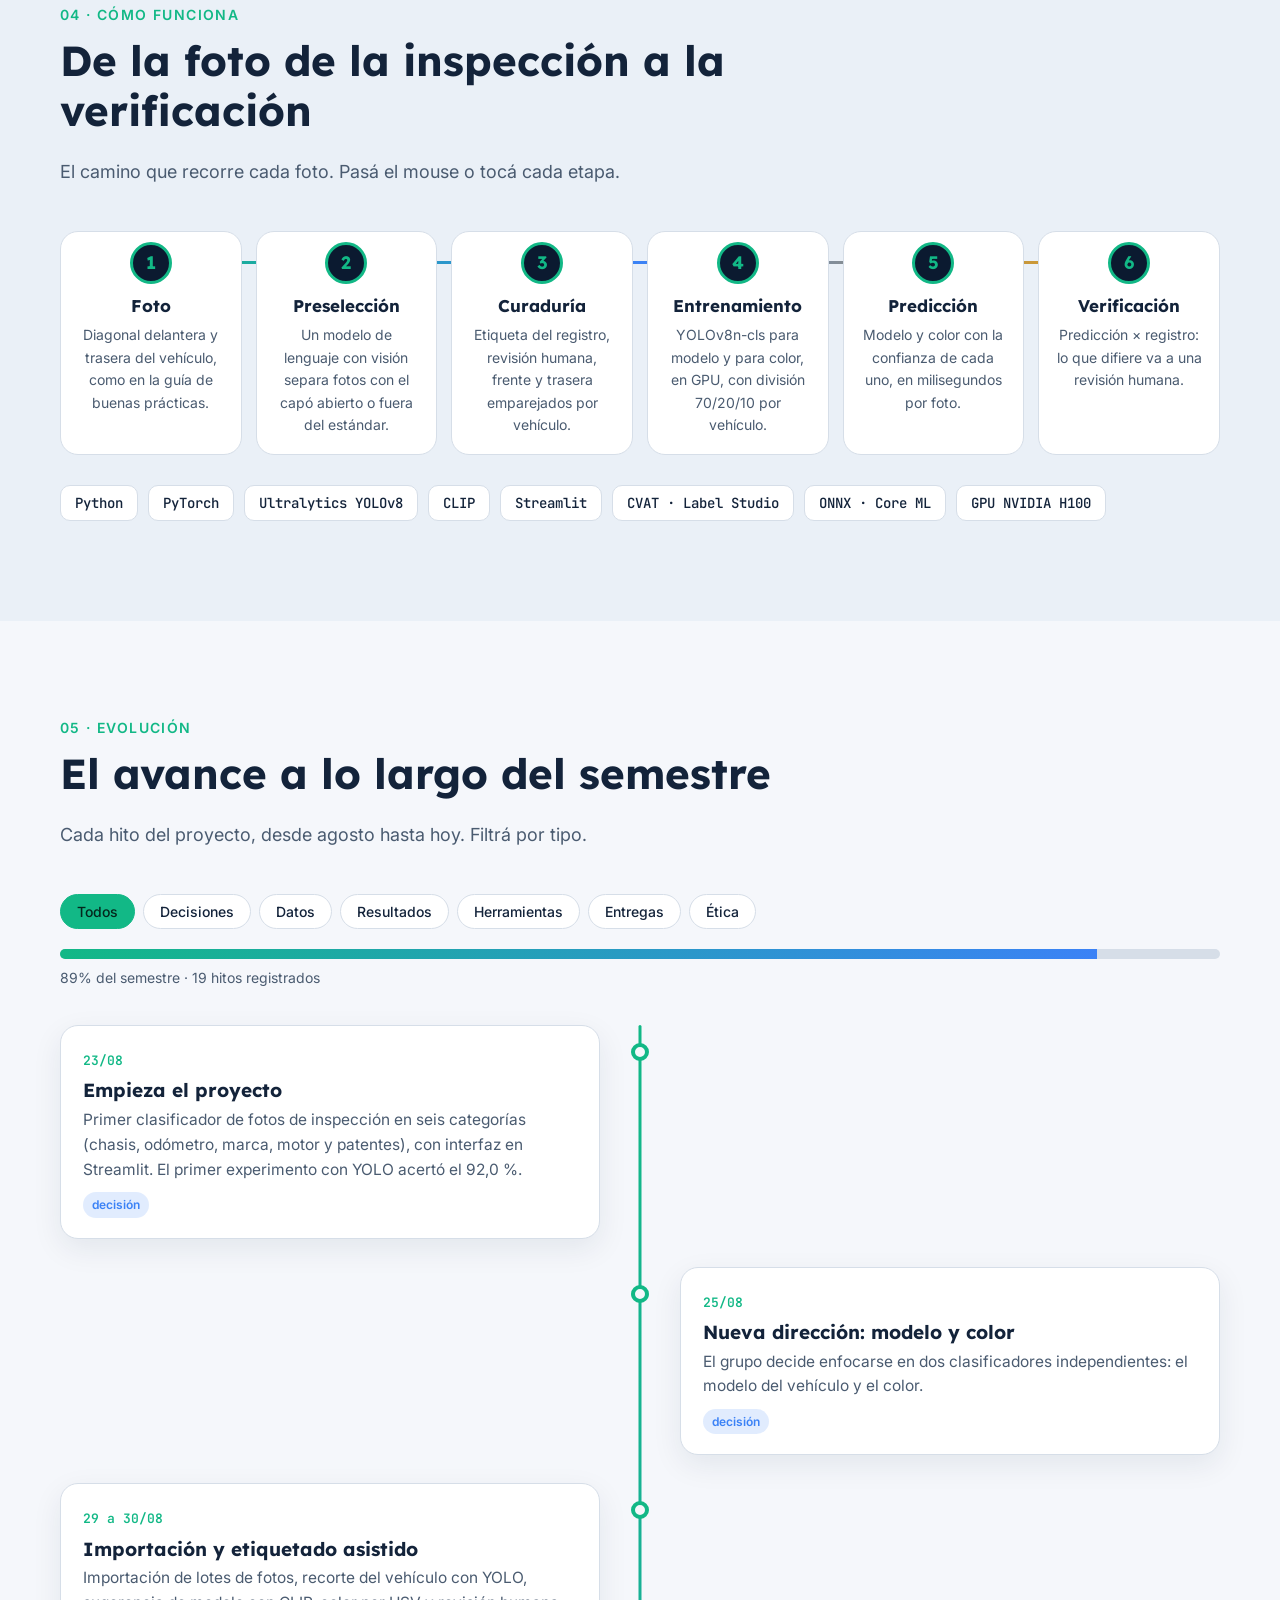
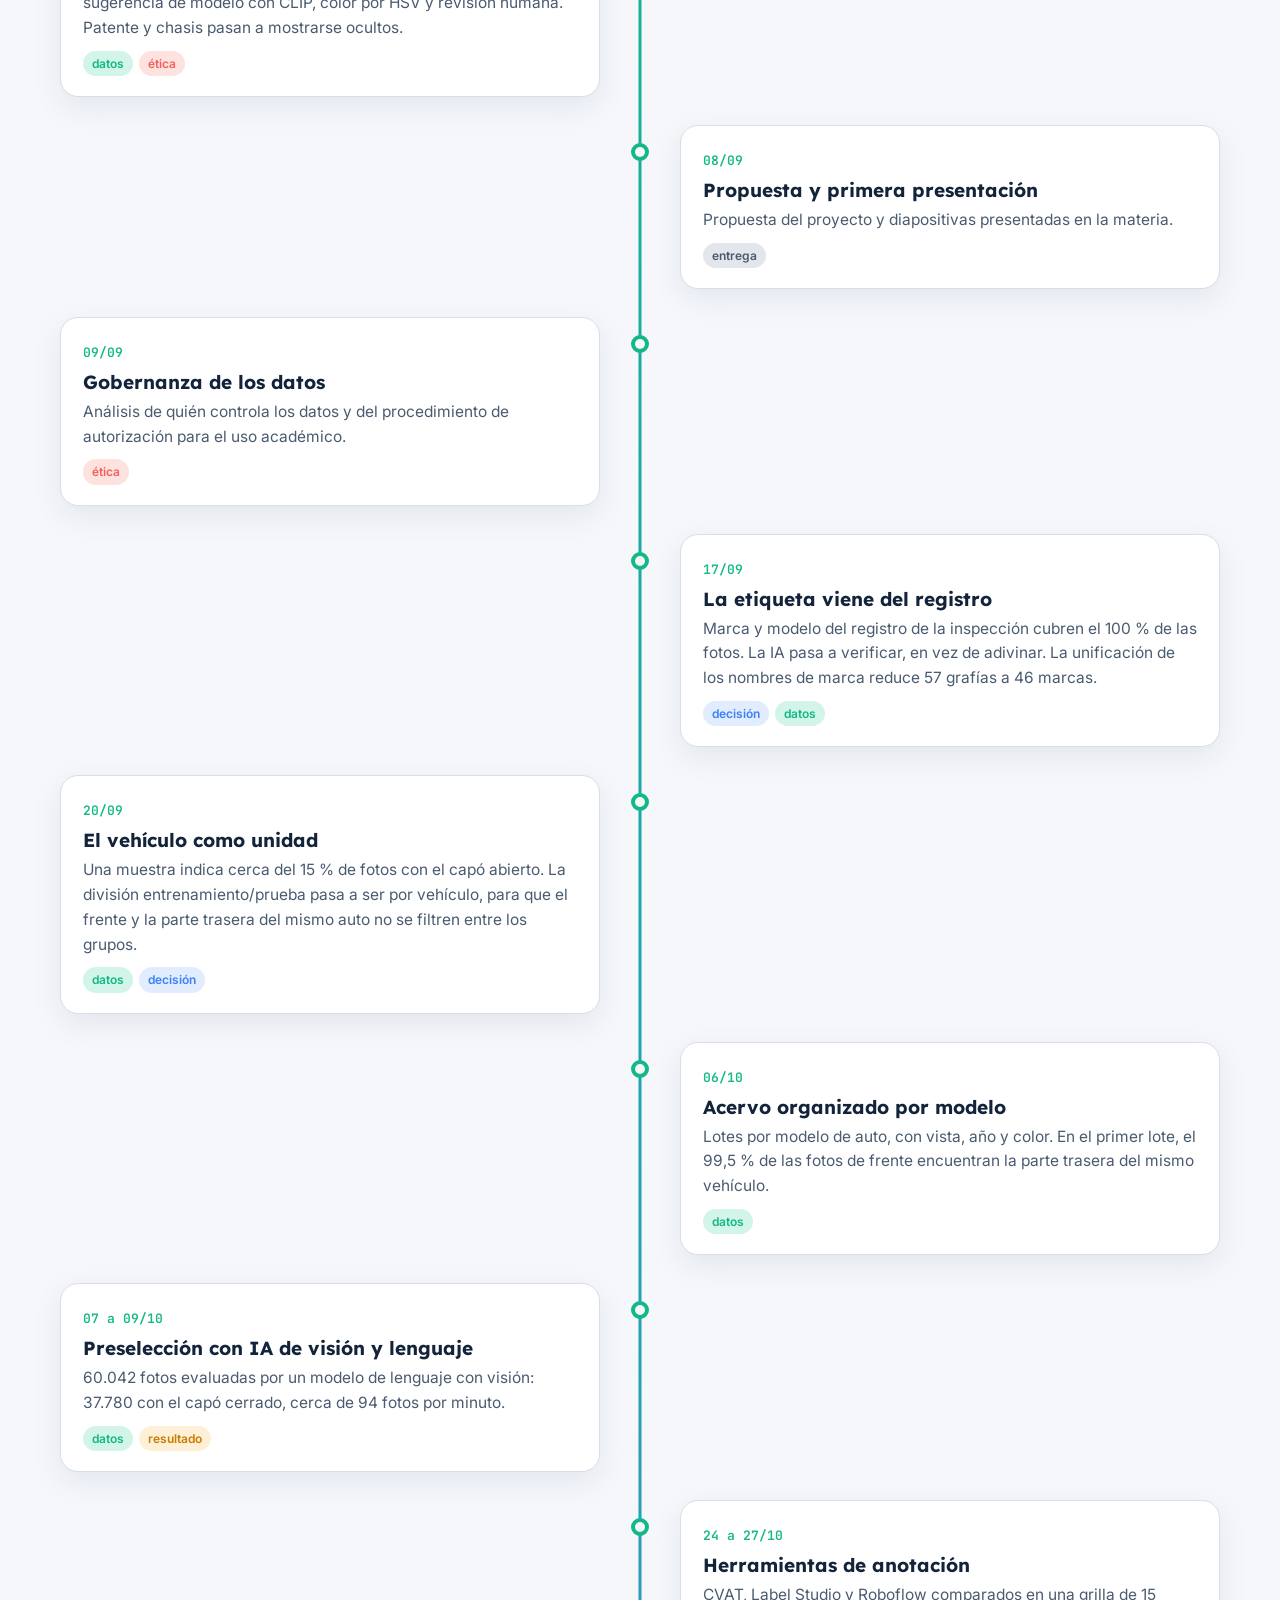
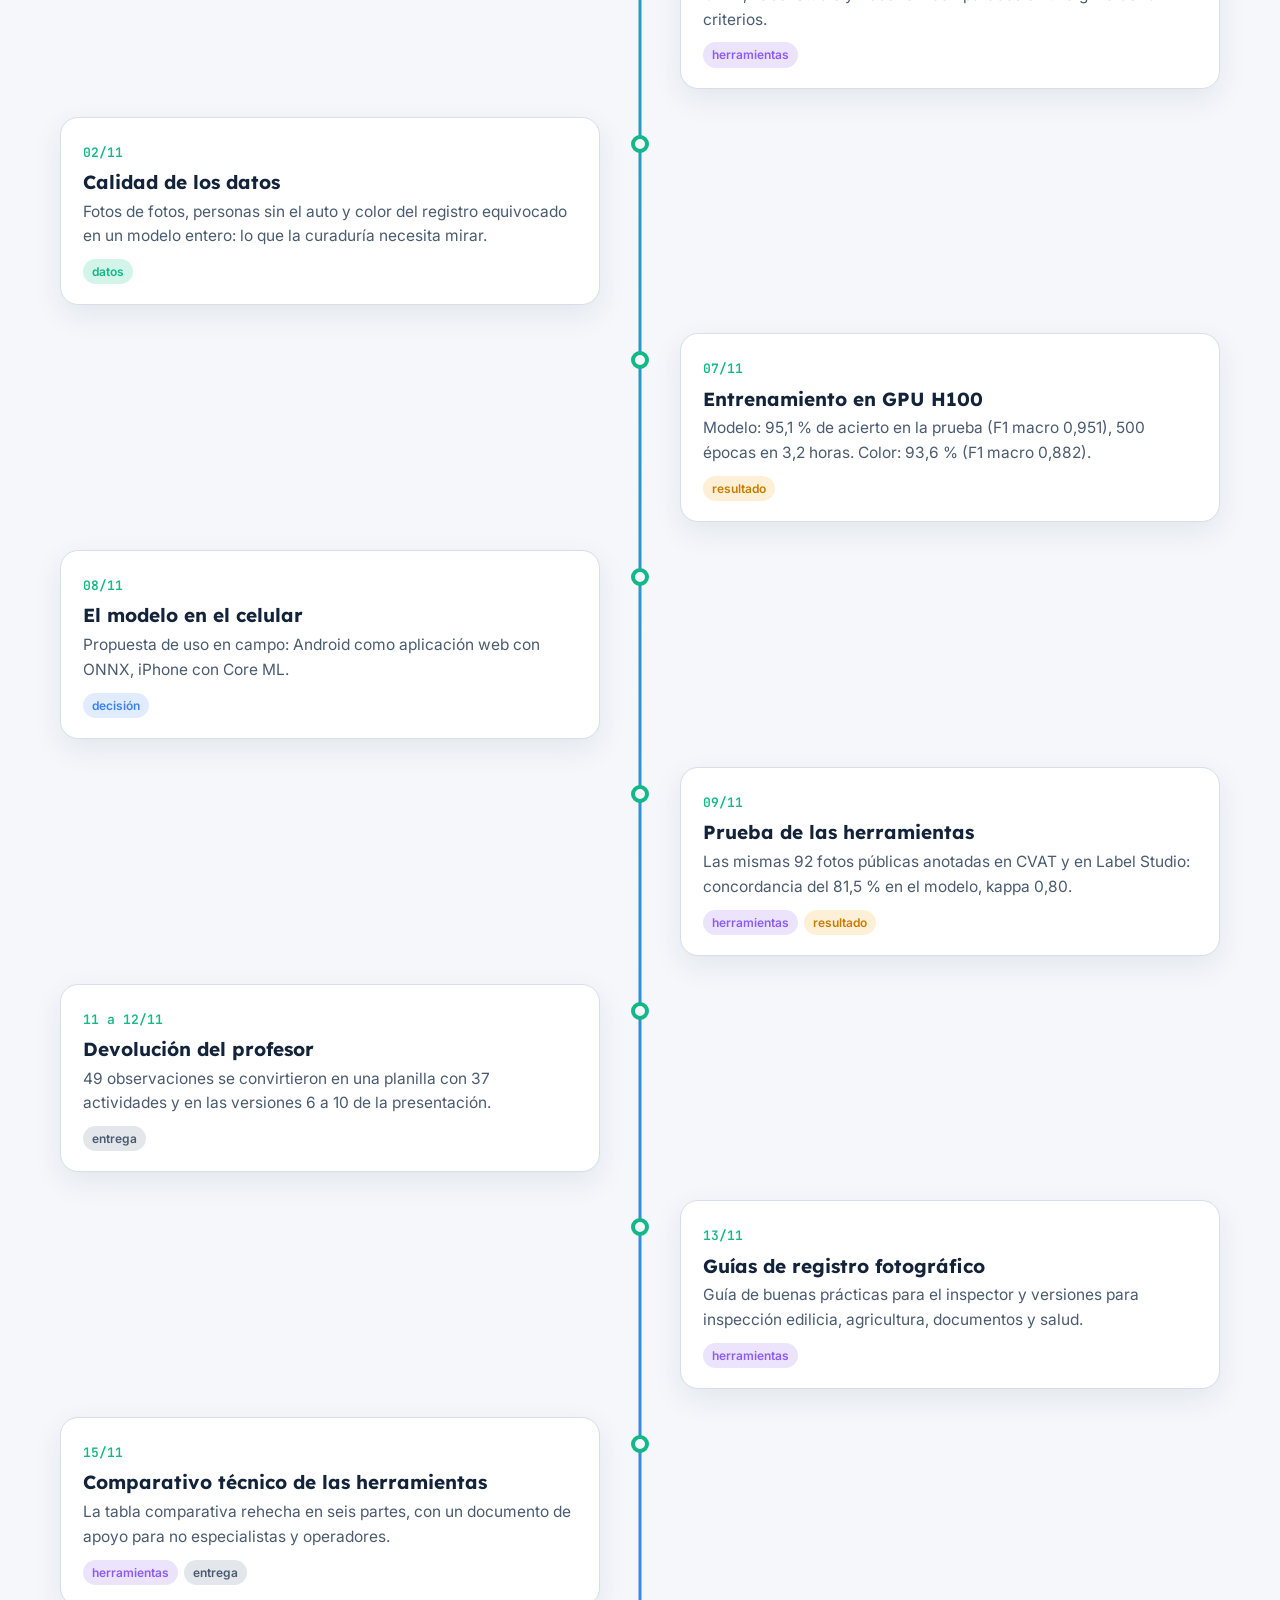
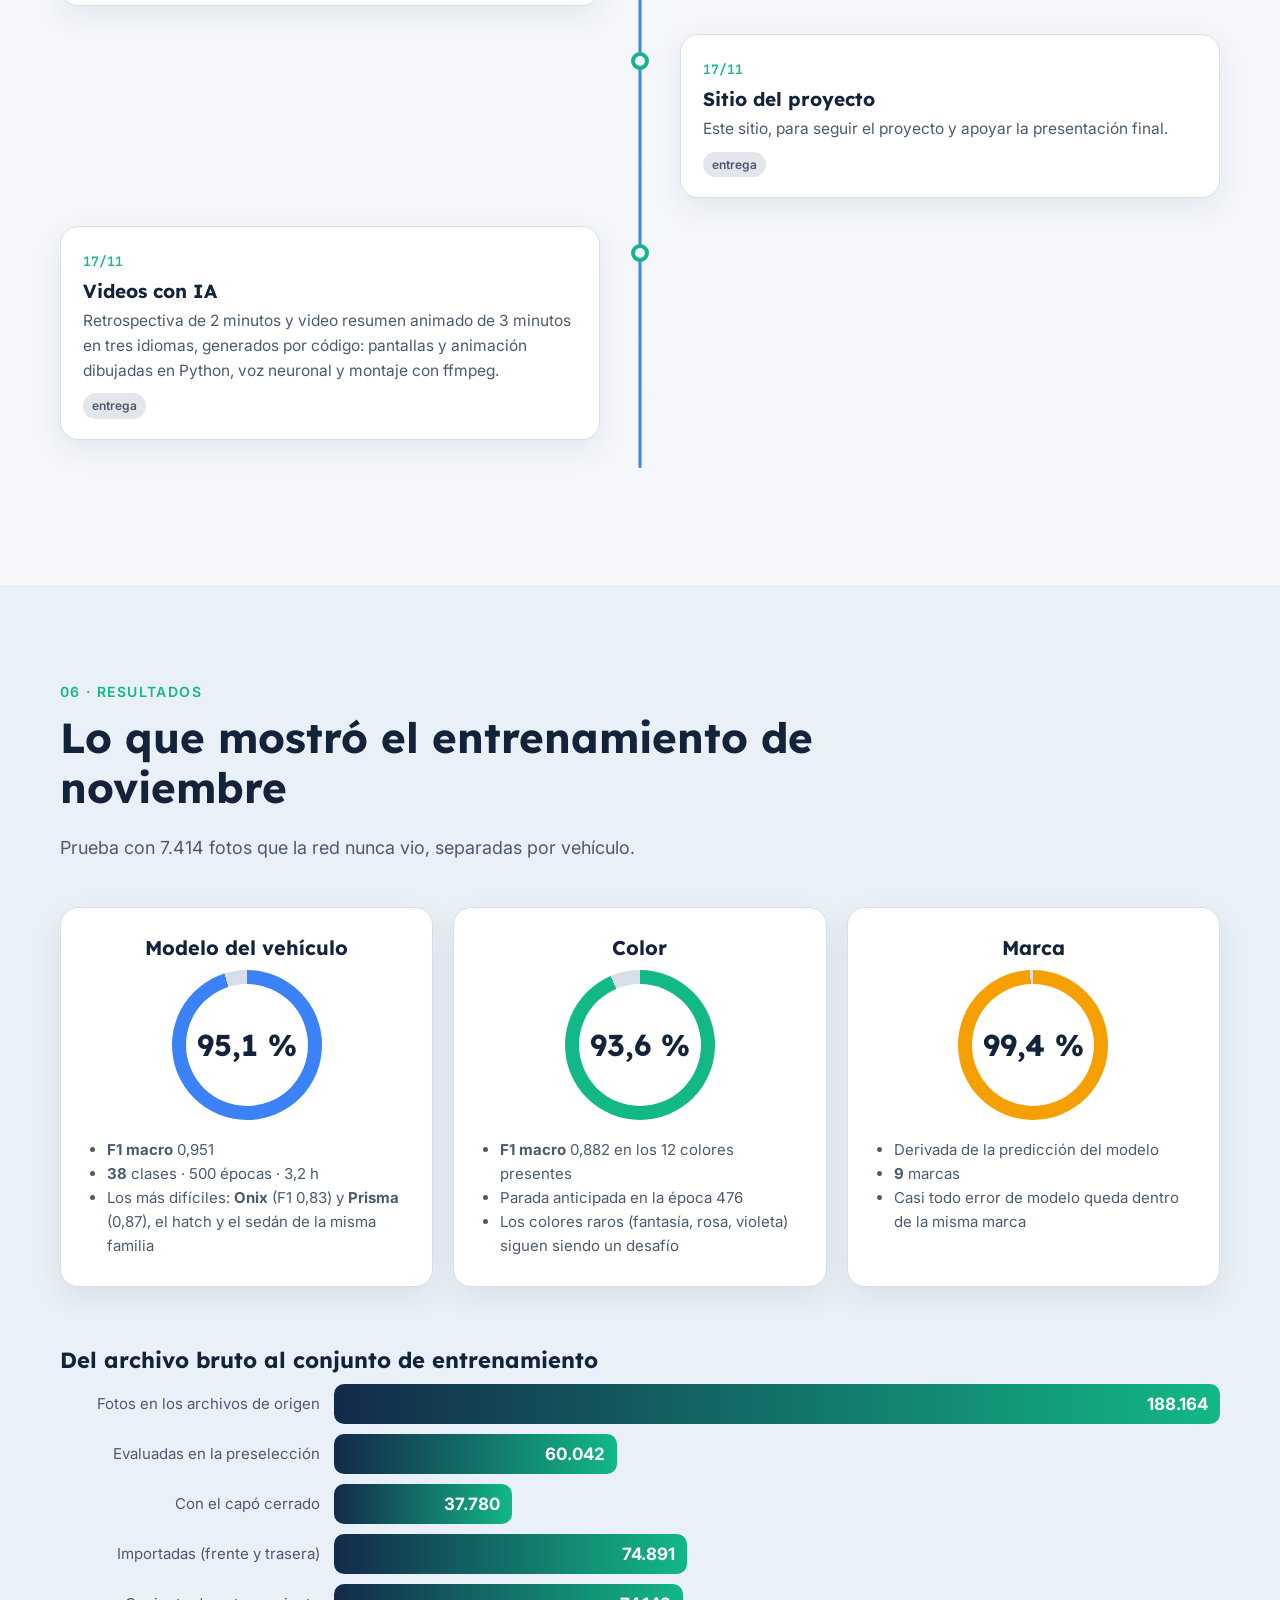
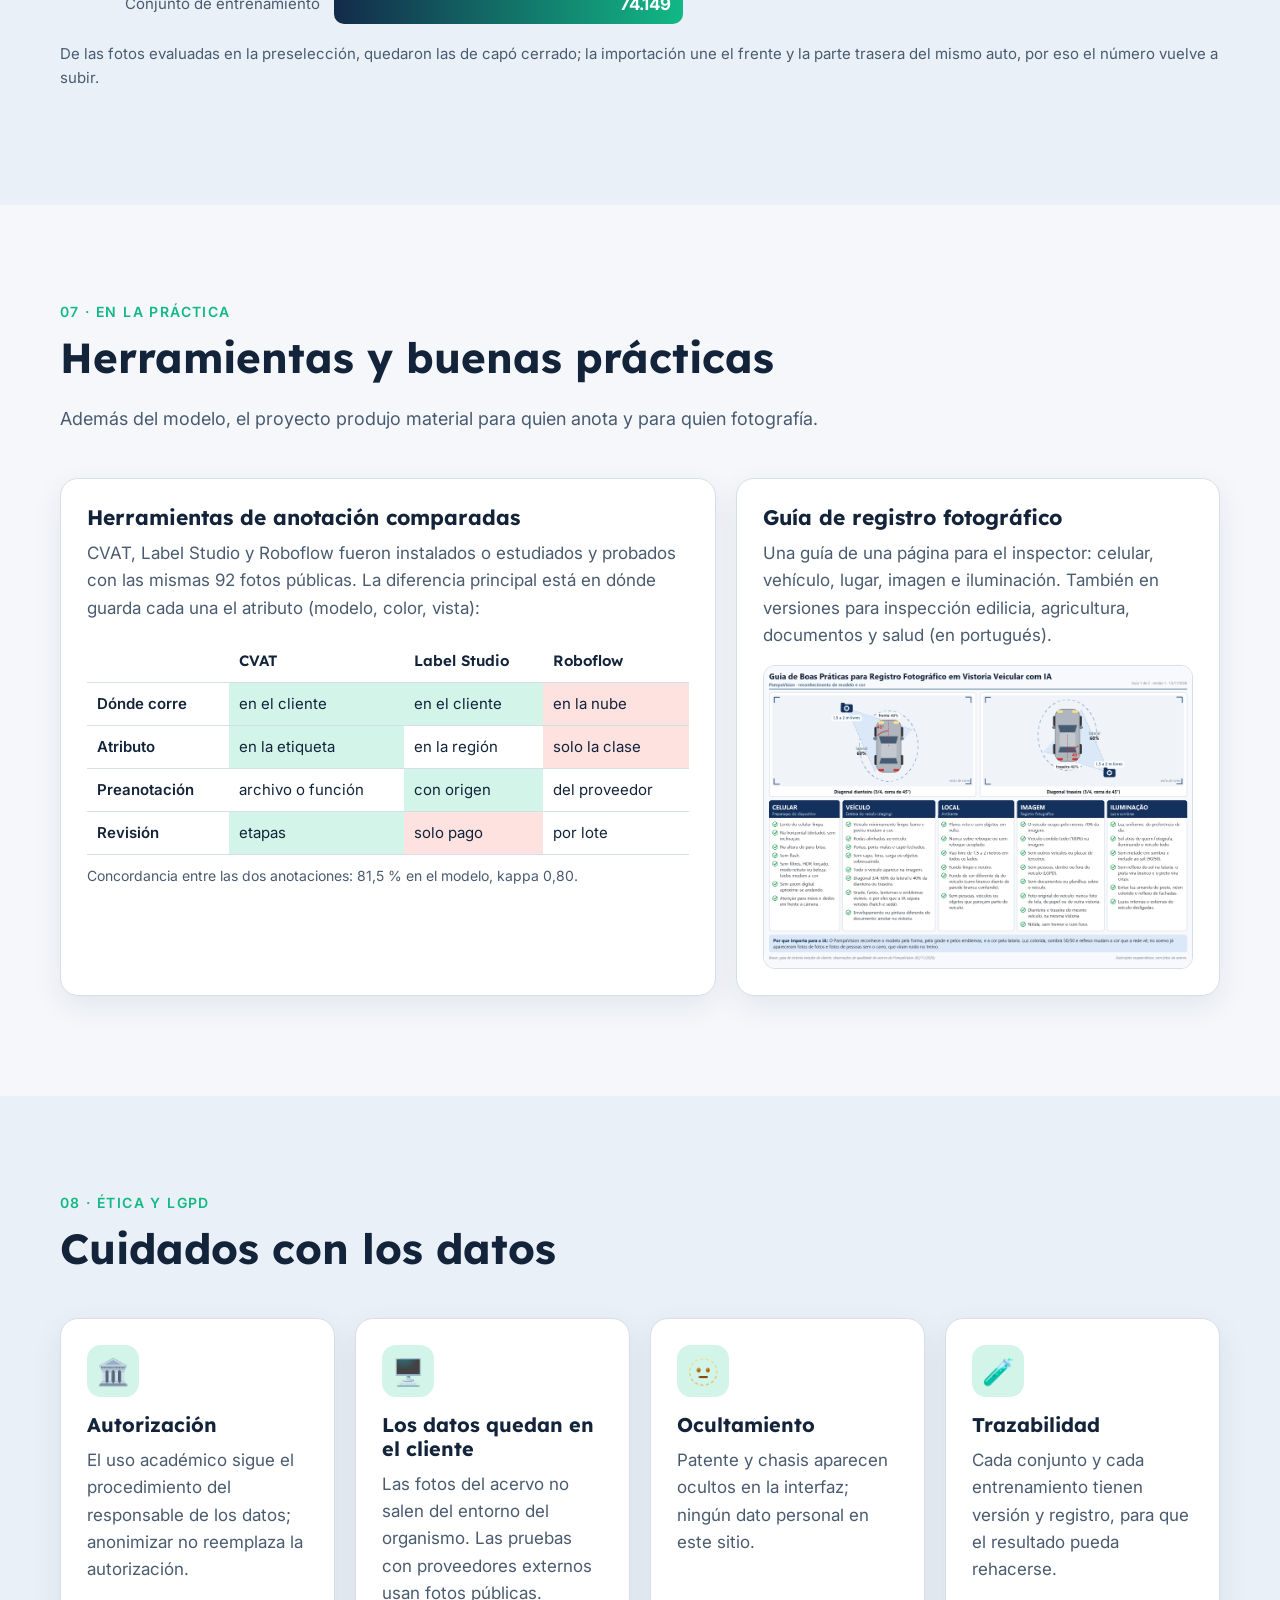
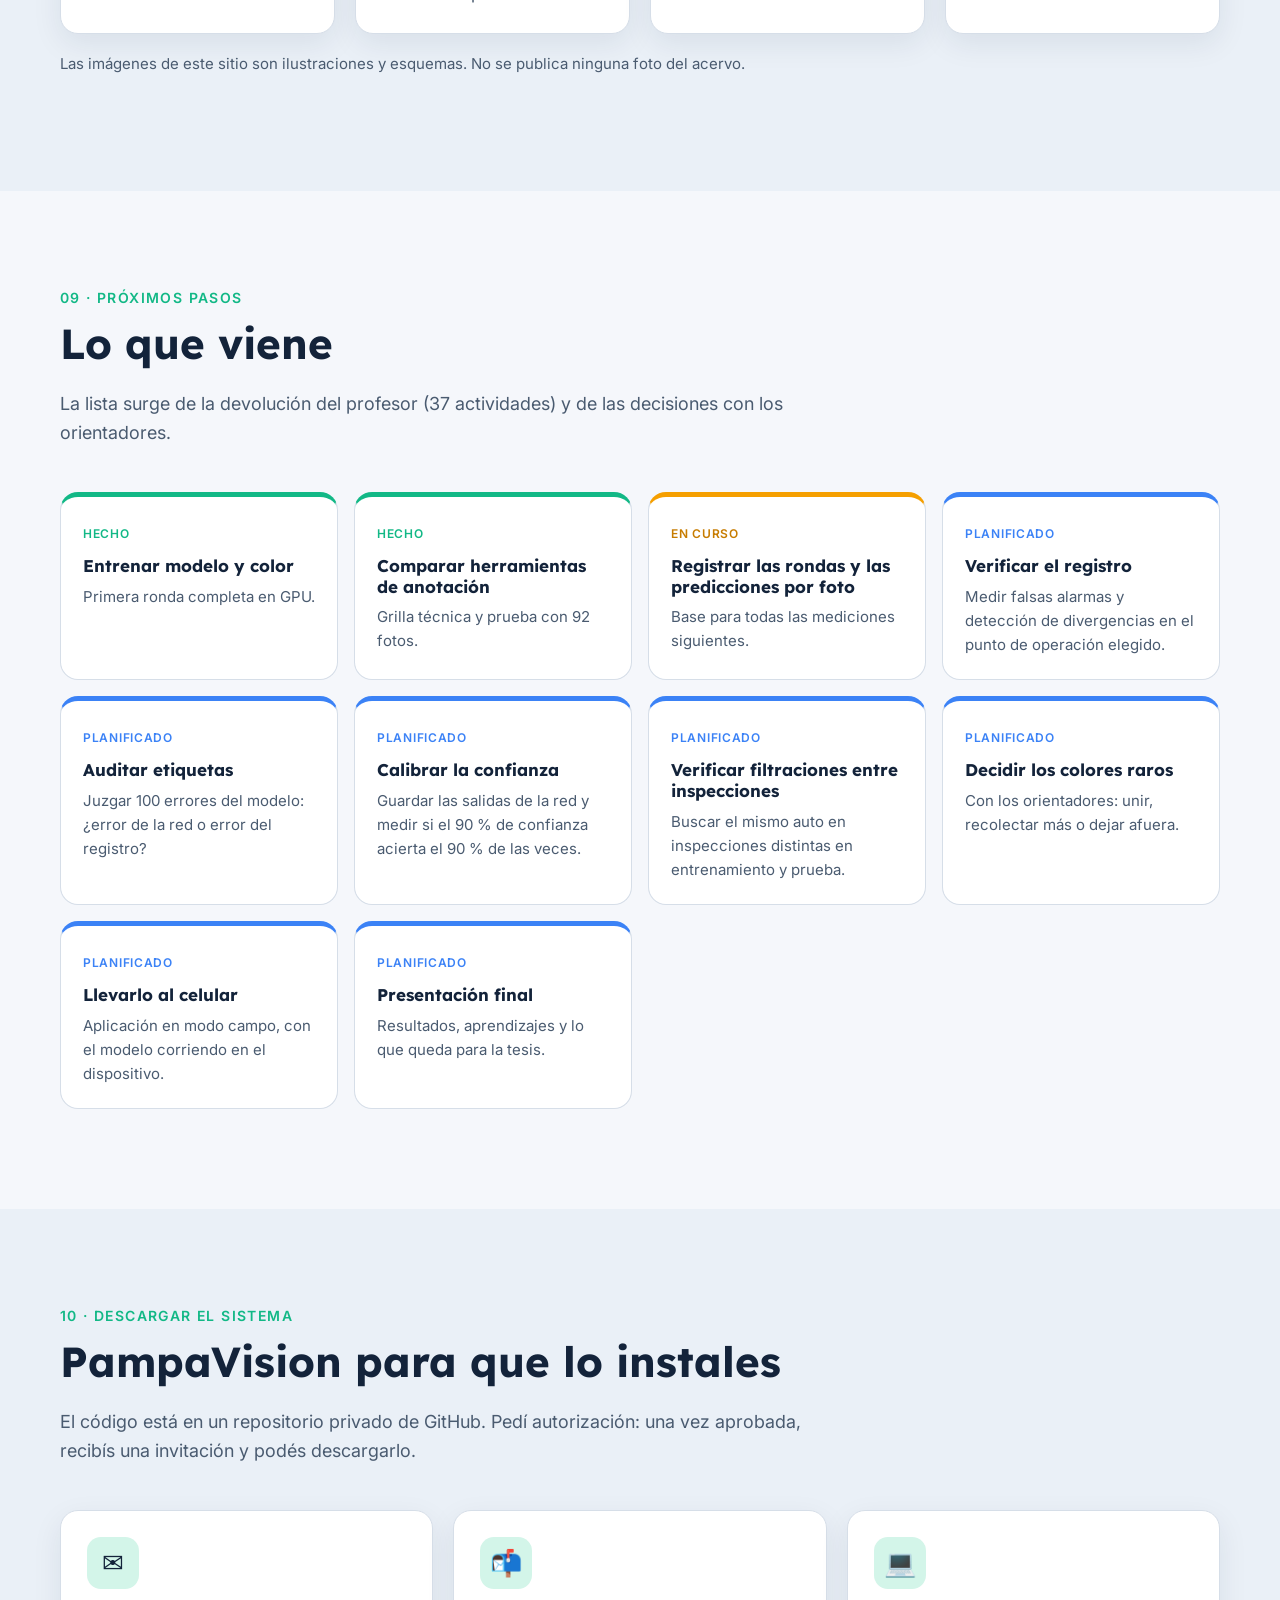
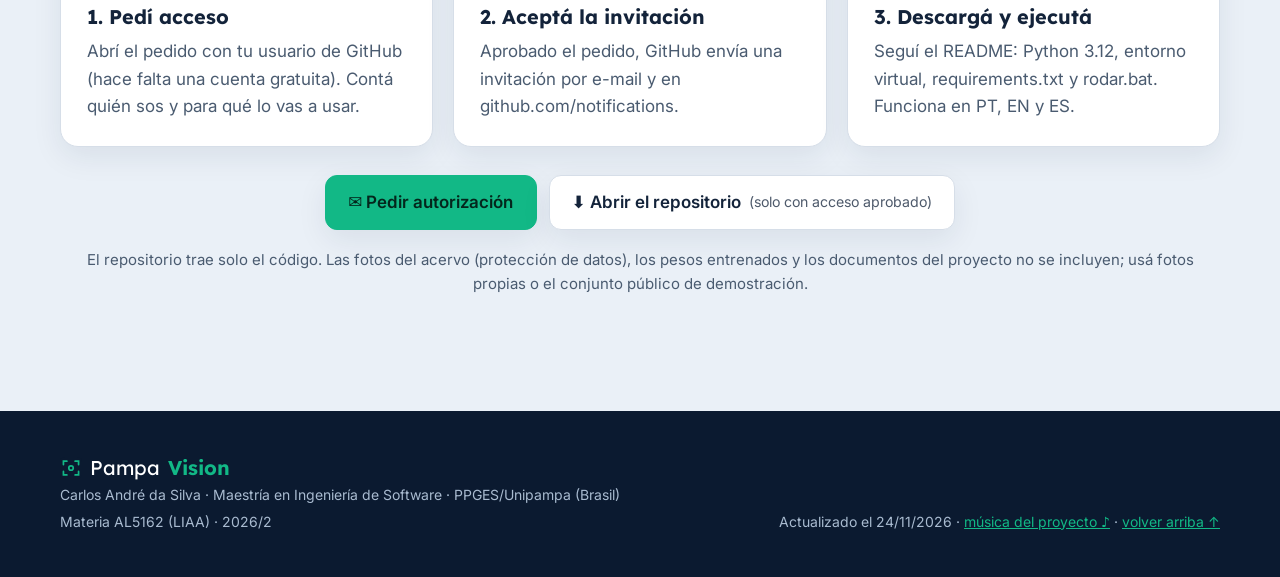
<file: es/index.html>
<!doctype html>
<html lang="es">
<head>
  <meta charset="utf-8">
  <meta name="viewport" content="width=device-width, initial-scale=1">
  <title>PampaVision · LIAA</title>
  <meta name="description" content="PampaVision: visión por computadora para verificar el modelo y el color de vehículos en fotos de inspección. Proyecto de la materia AL5162 LIAA, PPGES/Unipampa (Brasil).">
  <meta property="og:title" content="PampaVision · visión por computadora en la inspección vehicular">
  <meta property="og:description" content="Contexto, problema, propuesta y la evolución del proyecto a lo largo del semestre.">
  <link rel="alternate" hreflang="pt-BR" href="https://liaa-carlos.github.io/">
  <link rel="alternate" hreflang="en" href="https://liaa-carlos.github.io/en/">
  <link rel="alternate" hreflang="es" href="https://liaa-carlos.github.io/es/">
  <link rel="icon" href="../assets/img/favicon.svg" type="image/svg+xml">
  <link rel="preconnect" href="https://fonts.googleapis.com">
  <link rel="preconnect" href="https://fonts.gstatic.com" crossorigin>
  <link href="https://fonts.googleapis.com/css2?family=Lexend:wght@300;400;600;700&family=Inter:wght@400;500;600&family=JetBrains+Mono:wght@400;600&display=swap" rel="stylesheet">
  <link rel="stylesheet" href="../assets/css/style.css">
</head>
<body>

<header class="topo" id="topo">
  <nav class="nav">
    <a class="marca" href="#inicio" aria-label="Inicio">
      <img src="../assets/img/favicon.svg" alt="" width="28" height="28">
      <span>Pampa<b>Vision</b></span>
    </a>
    <button class="menu-btn" aria-label="Abrir menú" aria-expanded="false">☰</button>
    <ul class="links">
      <li><a href="#video">Video</a></li>
      <li><a href="#contexto">Contexto</a></li>
      <li><a href="#problema">Problema</a></li>
      <li><a href="#proposta">Propuesta</a></li>
      <li><a href="#como">Cómo funciona</a></li>
      <li><a href="#evolucao">Evolución</a></li>
      <li><a href="#resultados">Resultados</a></li>
      <li><a href="#proximos">Próximos pasos</a></li>
      <li><a href="#baixar">Descargar</a></li>
    </ul>
    <div class="idiomas" aria-label="Idioma">
      <a href="../" lang="pt-BR" title="Português">PT</a>
      <a href="../en/" lang="en" title="English">EN</a>
      <a href="./" lang="es" aria-current="page" title="Español">ES</a>
    </div>
    <button class="tema" aria-label="Cambiar tema claro u oscuro" title="Tema claro/oscuro">◐</button>
  </nav>
  <div class="progresso" aria-hidden="true"></div>
</header>

<main>

<!-- ============================================================ PORTADA -->
<section class="heroi" id="inicio">
  <div class="malha" aria-hidden="true"></div>
  <div class="heroi-grade">
    <div class="heroi-texto">
      <p class="selo">AL5162 · LIAA · PPGES/Unipampa · 2026/2</p>
      <h1>¿La foto muestra el auto <span class="grad">que está en el registro?</span></h1>
      <p class="lead"><b>PampaVision</b> usa visión por computadora para reconocer el <b>modelo</b> y el <b>color</b> del vehículo en las fotos de inspección y compararlos con lo registrado. Cuando no coinciden, la foto pasa a una revisión humana.</p>
      <div class="acoes">
        <a class="btn primario" href="#video">▶ Ver el video (3 min)</a>
        <a class="btn" href="#proposta">Ver la propuesta</a>
        <a class="btn" href="#evolucao">Seguir la evolución</a>
      </div>
      <dl class="numeros">
        <div><dt><span class="contador" data-alvo="74149">0</span></dt><dd>fotos en el conjunto de entrenamiento</dd></div>
        <div><dt><span class="contador" data-alvo="38">0</span></dt><dd>modelos de auto</dd></div>
        <div><dt><span class="contador" data-alvo="95.1" data-casas="1">0</span>%</dt><dd>acierto en el modelo</dd></div>
        <div><dt><span class="contador" data-alvo="93.6" data-casas="1">0</span>%</dt><dd>acierto en el color</dd></div>
      </dl>
    </div>

    <figure class="scanner" aria-label="Ilustración: el auto siendo analizado">
      <div class="moldura">
        <i class="c c1"></i><i class="c c2"></i><i class="c c3"></i><i class="c c4"></i>
        <svg class="carro" viewBox="0 0 400 170" role="img" aria-label="Silueta de un auto">
          <defs>
            <linearGradient id="lataria" x1="0" y1="0" x2="0" y2="1">
              <stop offset="0" stop-color="#d9e2ec"/><stop offset="1" stop-color="#8fa3b8"/>
            </linearGradient>
          </defs>
          <path d="M30 118 C30 98 46 92 70 88 L118 82 C140 58 168 44 210 42 C252 40 282 52 304 78 L344 86 C366 90 374 102 374 118 L374 126 L30 126 Z" fill="url(#lataria)"/>
          <path d="M132 82 C150 62 172 52 206 51 L208 82 Z" fill="#33475e"/>
          <path d="M218 51 C250 51 272 60 292 80 L218 82 Z" fill="#33475e"/>
          <rect x="344" y="96" width="22" height="9" rx="4" fill="#ffd36e"/>
          <rect x="34" y="98" width="16" height="8" rx="3" fill="#ff6b6b"/>
          <circle cx="100" cy="126" r="25" fill="#1d2633"/><circle cx="100" cy="126" r="11" fill="#9fb2c6"/>
          <circle cx="302" cy="126" r="25" fill="#1d2633"/><circle cx="302" cy="126" r="11" fill="#9fb2c6"/>
        </svg>
        <div class="feixe" aria-hidden="true"></div>
      </div>
      <figcaption>
        <span class="etq e1"><b>modelo</b> hatch compacto · <em>97%</em></span>
        <span class="etq e2"><b>color</b> plata · <em>94%</em></span>
        <span class="etq e3 ok">✓ coincide con el registro</span>
      </figcaption>
    </figure>
  </div>
  <a class="rolar" href="#video" aria-label="Bajar al video">↓</a>
</section>

<!-- ============================================================ VIDEO -->
<section class="secao video" id="video">
  <div class="cab">
    <p class="kicker">El proyecto en 3 minutos</p>
    <h2>Video resumen animado</h2>
    <p class="sub">Problema, propuesta, datos, resultados y próximos pasos, con narración y subtítulos en español. No aparece ninguna foto real de inspección: solo ilustraciones y números agregados.</p>
  </div>
  <figure class="player revelar">
    <video controls preload="metadata" playsinline poster="../assets/video/pampavision_3min_es_poster.jpg">
      <source src="../assets/video/pampavision_3min_es.mp4" type="video/mp4">
      <track kind="captions" src="../assets/video/pampavision_3min_es.vtt" srclang="es" label="Español" default>
      Tu navegador no reproduce video. <a href="../assets/video/pampavision_3min_es.mp4">Descarga el MP4</a>.
    </video>
    <figcaption>
      <span>3 min · 1080p · subtítulos en español</span>
      <span>Hecho con apoyo de IA: guion, pantallas y animación generados por código con Claude; voz neuronal en español (Microsoft); montaje con ffmpeg.</span>
    </figcaption>
  </figure>
  <div class="musica revelar" id="musica">
    <div class="musica-txt"><p class="kicker">♪ Música del proyecto</p><p>La canción de PampaVision, hecha en la materia LIAA (en portugués).</p></div>
    <audio controls preload="none" src="https://unipampa4all.github.io/disciplinas/liaa/20262/projetos_html/musicas/projetos/carlos-vistorias.mp3">Tu navegador no reproduce audio. <a href="https://unipampa4all.github.io/disciplinas/liaa/20262/projetos_html/musicas/projetos/carlos-vistorias.mp3">MP3</a></audio>
    <a class="musica-link" href="https://unipampa4all.github.io/disciplinas/liaa/20262/projetos_html/musicas/projetos/carlos-vistorias.mp3" target="_blank" rel="noopener">Abrir la música en una nueva pestaña ↗</a>
  </div>
</section>

<!-- ============================================================ CONTEXTO -->
<section class="secao" id="contexto">
  <div class="cab">
    <p class="kicker">01 · Contexto</p>
    <h2>La inspección vehicular genera fotos todos los días</h2>
    <p class="sub">En la inspección, el inspector fotografía el auto, de frente y de atrás, y registra los datos del vehículo. Hoy, verificar si la foto corresponde al registro es trabajo humano, foto por foto.</p>
  </div>
  <div class="cartoes c3 revelar">
    <article class="cartao">
      <div class="ico">📷</div>
      <h3>Fotos estandarizadas</h3>
      <p>Diagonal delantera y diagonal trasera de cada vehículo, tomadas con el celular del inspector.</p>
    </article>
    <article class="cartao">
      <div class="ico">🗂️</div>
      <h3>Un registro por auto</h3>
      <p>Marca, modelo y color quedan registrados. Es la referencia contra la cual se debe verificar la foto.</p>
    </article>
    <article class="cartao">
      <div class="ico">👀</div>
      <h3>Verificación manual</h3>
      <p>Comparar foto y registro en gran volumen es lento y propenso al cansancio. Ahí ayuda la visión por computadora.</p>
    </article>
  </div>
</section>

<!-- ============================================================ PROBLEMA -->
<section class="secao alt" id="problema">
  <div class="cab">
    <p class="kicker">02 · Problema</p>
    <h2>Por qué no es simple</h2>
    <p class="sub">Reconocer un auto en una foto de inspección parece fácil, pero el acervo real mostró desafíos que un conjunto de laboratorio no tiene.</p>
  </div>
  <div class="desafios revelar">
    <div class="desafio"><span class="n">38</span><h3>Modelos muy parecidos</h3><p>Hatch y sedán de la misma familia (Onix y Prisma, HB20 y HB20S) cambian solo en la parte trasera.</p></div>
    <div class="desafio"><span class="n">☀</span><h3>El color depende de la luz</h3><p>Sombras, reflejos y luz amarilla hacen que el plata parezca blanco y el negro parezca gris.</p></div>
    <div class="desafio"><span class="n">35%</span><h3>Fotos fuera del estándar</h3><p>En la preselección, 20.957 de 60.042 fotos tenían el capó abierto; hay fotos de fotos y fotos sin el auto.</p></div>
    <div class="desafio"><span class="n">≠</span><h3>El registro también se equivoca</h3><p>El color registrado puede estar mal en un modelo entero: un modelo registrado como “beige” aparece blanco en el 92,8 % de las fotos.</p></div>
    <div class="desafio"><span class="n">🔒</span><h3>Datos personales</h3><p>Patente y número de chasis son datos personales (LGPD de Brasil). Las fotos no pueden salir del entorno del organismo responsable.</p></div>
    <div class="desafio"><span class="n">1↔2</span><h3>El mismo auto en dos fotos</h3><p>El frente y la parte trasera del mismo vehículo no pueden quedar uno en entrenamiento y otro en prueba; si no, el resultado se infla.</p></div>
  </div>
  <blockquote class="pergunta revelar">Pregunta de investigación: <b>¿un clasificador liviano puede reconocer el modelo y el color en fotos reales de inspección con acierto suficiente para apoyar la verificación del registro?</b></blockquote>
</section>

<!-- ============================================================ PROPUESTA -->
<section class="secao" id="proposta">
  <div class="cab">
    <p class="kicker">03 · Propuesta</p>
    <h2>El registro da la etiqueta, la IA verifica</h2>
    <p class="sub">Dos clasificadores independientes, uno para el modelo y otro para el color, entrenados con las propias fotos del acervo, etiquetadas por el registro y curadas.</p>
  </div>
  <div class="proposta revelar">
    <div class="bloco">
      <h3><span class="pilula azul">Modelo</span> ¿qué auto es?</h3>
      <p>Clasificación de la foto entera entre 38 modelos de 9 marcas, con la red <b>YOLOv8n-cls</b>, lo bastante pequeña para correr incluso en un celular.</p>
    </div>
    <div class="bloco">
      <h3><span class="pilula menta">Color</span> ¿de qué color es?</h3>
      <p>Un segundo clasificador, separado, para el color. Así un error de color no contamina el modelo y viceversa.</p>
    </div>
    <div class="bloco">
      <h3><span class="pilula ambar">Verificación</span> ¿coincide con el registro?</h3>
      <p>Cuando la predicción difiere del registro con confianza, la foto se marca para revisión humana. La IA apoya, no decide sola.</p>
    </div>
    <div class="bloco">
      <h3><span class="pilula coral">Privacidad</span> desde el inicio</h3>
      <p>Entrenamiento y uso dentro del entorno del cliente; patente y chasis ocultos en la interfaz; los pesos de la red no van a nubes de terceros.</p>
    </div>
  </div>
</section>

<!-- ============================================================ CÓMO FUNCIONA -->
<section class="secao alt" id="como">
  <div class="cab">
    <p class="kicker">04 · Cómo funciona</p>
    <h2>De la foto de la inspección a la verificación</h2>
    <p class="sub">El camino que recorre cada foto. Pasá el mouse o tocá cada etapa.</p>
  </div>
  <ol class="fluxo revelar">
    <li tabindex="0"><span class="passo">1</span><h3>Foto</h3><p>Diagonal delantera y trasera del vehículo, como en la guía de buenas prácticas.</p></li>
    <li tabindex="0"><span class="passo">2</span><h3>Preselección</h3><p>Un modelo de lenguaje con visión separa fotos con el capó abierto o fuera del estándar.</p></li>
    <li tabindex="0"><span class="passo">3</span><h3>Curaduría</h3><p>Etiqueta del registro, revisión humana, frente y trasera emparejados por vehículo.</p></li>
    <li tabindex="0"><span class="passo">4</span><h3>Entrenamiento</h3><p>YOLOv8n-cls para modelo y para color, en GPU, con división 70/20/10 por vehículo.</p></li>
    <li tabindex="0"><span class="passo">5</span><h3>Predicción</h3><p>Modelo y color con la confianza de cada uno, en milisegundos por foto.</p></li>
    <li tabindex="0"><span class="passo">6</span><h3>Verificación</h3><p>Predicción × registro: lo que difiere va a una revisión humana.</p></li>
  </ol>
  <div class="ferramentas revelar">
    <div class="tag">Python</div><div class="tag">PyTorch</div><div class="tag">Ultralytics YOLOv8</div><div class="tag">CLIP</div>
    <div class="tag">Streamlit</div><div class="tag">CVAT · Label Studio</div><div class="tag">ONNX · Core ML</div><div class="tag">GPU NVIDIA H100</div>
  </div>
</section>

<!-- ============================================================ EVOLUCIÓN -->
<section class="secao" id="evolucao">
  <div class="cab">
    <p class="kicker">05 · Evolución</p>
    <h2>El avance a lo largo del semestre</h2>
    <p class="sub">Cada hito del proyecto, desde agosto hasta hoy. Filtrá por tipo.</p>
  </div>
  <div class="filtros" role="group" aria-label="Filtrar hitos">
    <button class="filtro ativo" data-tag="todos">Todos</button>
    <button class="filtro" data-tag="decisão">Decisiones</button>
    <button class="filtro" data-tag="dados">Datos</button>
    <button class="filtro" data-tag="resultado">Resultados</button>
    <button class="filtro" data-tag="ferramentas">Herramientas</button>
    <button class="filtro" data-tag="entrega">Entregas</button>
    <button class="filtro" data-tag="ética">Ética</button>
  </div>
  <div class="semestre" aria-hidden="true"><div class="barra"><span></span></div><p class="semestre-txt"></p></div>
  <ol class="linha-tempo" id="linha-tempo"></ol>
</section>

<!-- ============================================================ RESULTADOS -->
<section class="secao alt" id="resultados">
  <div class="cab">
    <p class="kicker">06 · Resultados</p>
    <h2>Lo que mostró el entrenamiento de noviembre</h2>
    <p class="sub">Prueba con 7.414 fotos que la red nunca vio, separadas por vehículo.</p>
  </div>
  <div class="metricas revelar">
    <article class="metrica">
      <h3>Modelo del vehículo</h3>
      <div class="anel" style="--p:95.1"><span>95,1 %</span></div>
      <ul>
        <li><b>F1 macro</b> 0,951</li>
        <li><b>38</b> clases · 500 épocas · 3,2 h</li>
        <li>Los más difíciles: <b>Onix</b> (F1 0,83) y <b>Prisma</b> (0,87), el hatch y el sedán de la misma familia</li>
      </ul>
    </article>
    <article class="metrica">
      <h3>Color</h3>
      <div class="anel menta" style="--p:93.6"><span>93,6 %</span></div>
      <ul>
        <li><b>F1 macro</b> 0,882 en los 12 colores presentes</li>
        <li>Parada anticipada en la época 476</li>
        <li>Los colores raros (fantasía, rosa, violeta) siguen siendo un desafío</li>
      </ul>
    </article>
    <article class="metrica">
      <h3>Marca</h3>
      <div class="anel ambar" style="--p:99.4"><span>99,4 %</span></div>
      <ul>
        <li>Derivada de la predicción del modelo</li>
        <li><b>9</b> marcas</li>
        <li>Casi todo error de modelo queda dentro de la misma marca</li>
      </ul>
    </article>
  </div>

  <h3 class="tit-funil revelar">Del archivo bruto al conjunto de entrenamiento</h3>
  <div class="funil revelar" id="funil"></div>
  <p class="nota revelar">De las fotos evaluadas en la preselección, quedaron las de capó cerrado; la importación une el frente y la parte trasera del mismo auto, por eso el número vuelve a subir.</p>
</section>

<!-- ============================================================ EN LA PRÁCTICA -->
<section class="secao" id="pratica">
  <div class="cab">
    <p class="kicker">07 · En la práctica</p>
    <h2>Herramientas y buenas prácticas</h2>
    <p class="sub">Además del modelo, el proyecto produjo material para quien anota y para quien fotografía.</p>
  </div>
  <div class="dupla revelar">
    <article class="cartao largo">
      <h3>Herramientas de anotación comparadas</h3>
      <p>CVAT, Label Studio y Roboflow fueron instalados o estudiados y probados con las mismas 92 fotos públicas. La diferencia principal está en dónde guarda cada una el atributo (modelo, color, vista):</p>
      <table class="comp">
        <thead><tr><th></th><th>CVAT</th><th>Label Studio</th><th>Roboflow</th></tr></thead>
        <tbody>
          <tr><td>Dónde corre</td><td class="ok">en el cliente</td><td class="ok">en el cliente</td><td class="nao">en la nube</td></tr>
          <tr><td>Atributo</td><td class="ok">en la etiqueta</td><td>en la región</td><td class="nao">solo la clase</td></tr>
          <tr><td>Preanotación</td><td>archivo o función</td><td class="ok">con origen</td><td>del proveedor</td></tr>
          <tr><td>Revisión</td><td class="ok">etapas</td><td class="nao">solo pago</td><td>por lote</td></tr>
        </tbody>
      </table>
      <p class="mini">Concordancia entre las dos anotaciones: 81,5 % en el modelo, kappa 0,80.</p>
    </article>
    <article class="cartao largo">
      <h3>Guía de registro fotográfico</h3>
      <p>Una guía de una página para el inspector: celular, vehículo, lugar, imagen e iluminación. También en versiones para inspección edilicia, agricultura, documentos y salud (en portugués).</p>
      <a href="../assets/img/guia_pampavision.png" target="_blank" rel="noopener" class="guia">
        <img src="../assets/img/guia_pampavision.png" alt="Guía de buenas prácticas para el registro fotográfico en inspección vehicular (en portugués)" loading="lazy">
      </a>
    </article>
  </div>
</section>

<!-- ============================================================ ÉTICA -->
<section class="secao alt" id="etica">
  <div class="cab">
    <p class="kicker">08 · Ética y LGPD</p>
    <h2>Cuidados con los datos</h2>
  </div>
  <div class="cartoes c4 revelar">
    <article class="cartao"><div class="ico">🏛️</div><h3>Autorización</h3><p>El uso académico sigue el procedimiento del responsable de los datos; anonimizar no reemplaza la autorización.</p></article>
    <article class="cartao"><div class="ico">🖥️</div><h3>Los datos quedan en el cliente</h3><p>Las fotos del acervo no salen del entorno del organismo. Las pruebas con proveedores externos usan fotos públicas.</p></article>
    <article class="cartao"><div class="ico">🫥</div><h3>Ocultamiento</h3><p>Patente y chasis aparecen ocultos en la interfaz; ningún dato personal en este sitio.</p></article>
    <article class="cartao"><div class="ico">🧪</div><h3>Trazabilidad</h3><p>Cada conjunto y cada entrenamiento tienen versión y registro, para que el resultado pueda rehacerse.</p></article>
  </div>
  <p class="nota">Las imágenes de este sitio son ilustraciones y esquemas. No se publica ninguna foto del acervo.</p>
</section>

<!-- ============================================================ PRÓXIMOS PASOS -->
<section class="secao" id="proximos">
  <div class="cab">
    <p class="kicker">09 · Próximos pasos</p>
    <h2>Lo que viene</h2>
    <p class="sub">La lista surge de la devolución del profesor (37 actividades) y de las decisiones con los orientadores.</p>
  </div>
  <div class="passos revelar" id="passos"></div>
</section>


<!-- ============================================================ BAIXAR -->
<section class="secao alt" id="baixar">
  <div class="cab">
    <p class="kicker">10 · Descargar el sistema</p>
    <h2>PampaVision para que lo instales</h2>
    <p class="sub">El código está en un repositorio privado de GitHub. Pedí autorización: una vez aprobada, recibís una invitación y podés descargarlo.</p>
  </div>
  <div class="cartoes c3 revelar">
    <article class="cartao"><div class="ico">✉️</div><h3>1. Pedí acceso</h3><p>Abrí el pedido con tu usuario de GitHub (hace falta una cuenta gratuita). Contá quién sos y para qué lo vas a usar.</p></article>
    <article class="cartao"><div class="ico">📬</div><h3>2. Aceptá la invitación</h3><p>Aprobado el pedido, GitHub envía una invitación por e-mail y en github.com/notifications.</p></article>
    <article class="cartao"><div class="ico">💻</div><h3>3. Descargá y ejecutá</h3><p>Seguí el README: Python 3.12, entorno virtual, requirements.txt y rodar.bat. Funciona en PT, EN y ES.</p></article>
  </div>
  <div class="baixar-acoes revelar">
    <a class="btn-baixar primario" href="https://github.com/liaa-carlos/liaa-carlos.github.io/issues/new?title=Pedido%20de%20acceso%20a%20PampaVision&body=Nombre%3A%0AInstituci%C3%B3n%20/%20carrera%3A%0AUsuario%20de%20GitHub%3A%20%40%0APara%20qu%C3%A9%20lo%20voy%20a%20usar%3A%0A%0A-%20%5B%20%5D%20No%20voy%20a%20redistribuir%20el%20c%C3%B3digo%20ni%20publicar%20partes%20sin%20autorizaci%C3%B3n%20del%20autor.%0A-%20%5B%20%5D%20Entiendo%20que%20las%20fotos%20del%20acervo%20y%20los%20pesos%20entrenados%20no%20forman%20parte%20del%20repositorio.&labels=acesso" target="_blank" rel="noopener">✉️ Pedir autorización</a>
    <a class="btn-baixar" href="https://github.com/liaa-carlos/pampavision" target="_blank" rel="noopener">⬇ Abrir el repositorio <small>(solo con acceso aprobado)</small></a>
  </div>
  <p class="nota">El repositorio trae solo el código. Las fotos del acervo (protección de datos), los pesos entrenados y los documentos del proyecto no se incluyen; usá fotos propias o el conjunto público de demostración.</p>
</section>

</main>

<footer class="rodape">
  <div>
    <p class="marca"><img src="../assets/img/favicon.svg" alt="" width="22" height="22"> Pampa<b>Vision</b></p>
    <p>Carlos André da Silva · Maestría en Ingeniería de Software · PPGES/Unipampa (Brasil)</p>
    <p>Materia AL5162 (LIAA) · 2026/2</p>
  </div>
  <p class="atualizado">Actualizado el <span id="atualizado"></span> · <a href="https://unipampa4all.github.io/disciplinas/liaa/20262/projetos_html/musicas/projetos/carlos-vistorias.mp3" target="_blank" rel="noopener">música del proyecto ♪</a> · <a href="#inicio">volver arriba ↑</a></p>
</footer>

<script src="../assets/js/dados.es.js"></script>
<script src="../assets/js/main.js"></script>
</body>
</html>
</file>
<file: assets/css/style.css>
/* PampaVision · estilo do site
   Paleta "meia-noite e menta", a mesma das apresentações do projeto. */

:root {
  --fundo: #f5f7fb;
  --fundo-alt: #eaf0f7;
  --superficie: #ffffff;
  --tinta: #13233a;
  --tinta-suave: #4a5b70;
  --borda: #d6dee8;
  --noite: #0b1a30;
  --noite-2: #132a4a;
  --menta: #12b886;
  --menta-clara: #d3f5e9;
  --azul: #3b82f6;
  --ambar: #f59f00;
  --coral: #f0625a;
  --coral-clara: #fde2e0;
  --sombra: 0 10px 30px rgba(15, 35, 60, .08);
  --raio: 18px;
  --max: 1160px;
}
@media (prefers-color-scheme: dark) {
  :root:not([data-theme="light"]) {
    --fundo: #08121f; --fundo-alt: #0c1a2c; --superficie: #102238;
    --tinta: #e6eef8; --tinta-suave: #9fb2c8; --borda: #1f3654;
    --menta-clara: #0f3b33; --coral-clara: #3d1d22;
    --sombra: 0 10px 30px rgba(0, 0, 0, .35);
  }
}
:root[data-theme="dark"] {
  --fundo: #08121f; --fundo-alt: #0c1a2c; --superficie: #102238;
  --tinta: #e6eef8; --tinta-suave: #9fb2c8; --borda: #1f3654;
  --menta-clara: #0f3b33; --coral-clara: #3d1d22;
  --sombra: 0 10px 30px rgba(0, 0, 0, .35);
}

* { box-sizing: border-box; }
html { scroll-behavior: smooth; scroll-padding-top: 72px; }
body {
  margin: 0; background: var(--fundo); color: var(--tinta);
  font: 400 17px/1.6 Inter, system-ui, sans-serif; -webkit-font-smoothing: antialiased;
  overflow-x: hidden;
}
h1, h2, h3 { font-family: Lexend, Inter, sans-serif; line-height: 1.2; margin: 0 0 .5em; }
a { color: inherit; }
img { max-width: 100%; display: block; }
@media (prefers-reduced-motion: reduce) { * { animation: none !important; transition: none !important; } html { scroll-behavior: auto; } }

/* ---------------------------------------------------------------- topo */
.topo { position: fixed; inset: 0 0 auto; z-index: 50; transition: background .3s, box-shadow .3s; }
.topo.solido { background: color-mix(in srgb, var(--fundo) 85%, transparent); backdrop-filter: blur(12px); box-shadow: 0 1px 0 var(--borda); }
.nav { max-width: var(--max); margin: auto; display: flex; align-items: center; gap: 16px; padding: 14px 16px; }
.marca { display: flex; align-items: center; gap: 8px; text-decoration: none; font: 400 20px Lexend, sans-serif; }
.marca b { color: var(--menta); font-weight: 700; }
.heroi ~ * .marca, .topo:not(.solido) .marca { color: #fff; }
.topo.solido .marca { color: var(--tinta); }
.links { list-style: none; display: flex; gap: 4px; margin: 0 0 0 auto; padding: 0; }
.links a { text-decoration: none; font-size: 15px; padding: 6px 12px; white-space: nowrap; border-radius: 999px; color: #dbe6f3; transition: background .2s, color .2s; }
.topo.solido .links a { color: var(--tinta-suave); }
.links a:hover, .links a.ativo { background: rgba(18, 184, 134, .16); color: var(--menta) !important; }
.tema, .menu-btn { border: 1px solid rgba(255,255,255,.25); background: transparent; color: #fff; border-radius: 10px; width: 38px; height: 38px; font-size: 18px; cursor: pointer; }
.topo.solido .tema, .topo.solido .menu-btn { color: var(--tinta); border-color: var(--borda); }
.menu-btn { display: none; margin-left: auto; }
.progresso { height: 3px; width: 0; background: linear-gradient(90deg, var(--menta), var(--azul)); }

/* ---------------------------------------------------------------- herói */
.heroi { position: relative; min-height: min(100vh, 940px); display: flex; align-items: center; background: var(--noite); color: #fff; overflow: hidden; padding: 110px 16px 80px; }
.malha {
  position: absolute; inset: -20%;
  background:
    radial-gradient(40% 35% at 20% 25%, rgba(18,184,134,.35), transparent 70%),
    radial-gradient(35% 30% at 80% 20%, rgba(59,130,246,.35), transparent 70%),
    radial-gradient(40% 40% at 70% 85%, rgba(245,159,0,.18), transparent 70%);
  filter: blur(20px); animation: deriva 18s ease-in-out infinite alternate;
}
.malha::after { content: ""; position: absolute; inset: 0; background-image: linear-gradient(rgba(255,255,255,.04) 1px, transparent 1px), linear-gradient(90deg, rgba(255,255,255,.04) 1px, transparent 1px); background-size: 48px 48px; }
@keyframes deriva { to { transform: translate3d(3%, -4%, 0) scale(1.05); } }
.heroi-grade { position: relative; max-width: var(--max); margin: auto; width: 100%; display: grid; grid-template-columns: 1.1fr .9fr; gap: 48px; align-items: center; }
.selo { display: inline-block; font: 600 13px/1 Inter; letter-spacing: .08em; text-transform: uppercase; color: var(--menta); border: 1px solid rgba(18,184,134,.4); padding: 8px 12px; border-radius: 999px; }
.heroi h1 { font-size: clamp(34px, 5.2vw, 62px); font-weight: 700; margin: 20px 0 16px; }
.grad { background: linear-gradient(90deg, var(--menta), #7cc8ff); -webkit-background-clip: text; background-clip: text; color: transparent; }
.lead { font-size: 19px; color: #c6d4e5; max-width: 600px; }
.acoes { display: flex; flex-wrap: wrap; gap: 12px; margin: 28px 0 36px; }
.btn { display: inline-block; text-decoration: none; padding: 12px 22px; border-radius: 12px; border: 1px solid rgba(255,255,255,.3); font-weight: 600; transition: transform .2s, background .2s; }
.btn:hover { transform: translateY(-2px); background: rgba(255,255,255,.08); }
.btn.primario { background: var(--menta); border-color: var(--menta); color: #04261c; }
.btn.primario:hover { background: #20c997; }
.numeros { display: grid; grid-template-columns: repeat(4, 1fr); gap: 12px; margin: 0; }
.numeros div { background: rgba(255,255,255,.06); border: 1px solid rgba(255,255,255,.1); border-radius: 14px; padding: 14px; }
.numeros dt { font: 700 26px Lexend, sans-serif; color: #fff; }
.numeros dd { margin: 4px 0 0; font-size: 13px; color: #a9bbd0; }
.rolar { position: absolute; bottom: 22px; left: 50%; transform: translateX(-50%); text-decoration: none; color: #9fb2c8; font-size: 22px; animation: pulo 2s infinite; }
@keyframes pulo { 50% { transform: translate(-50%, 8px); } }

/* scanner */
.scanner { margin: 0; position: relative; }
.moldura { position: relative; aspect-ratio: 4/3; border-radius: 22px; background: linear-gradient(160deg, rgba(255,255,255,.08), rgba(255,255,255,.02)); border: 1px solid rgba(255,255,255,.12); display: grid; place-items: center; overflow: hidden; box-shadow: 0 30px 80px rgba(0,0,0,.35); }
.moldura::before { content: ""; position: absolute; left: 10%; right: 10%; bottom: 18%; height: 18%; border-radius: 50%; border: 2px dashed rgba(124,200,255,.35); }
.carro { width: 82%; position: relative; filter: drop-shadow(0 14px 18px rgba(0,0,0,.35)); animation: flutua 6s ease-in-out infinite; }
@keyframes flutua { 50% { transform: translateY(-6px); } }
.c { position: absolute; width: 34px; height: 34px; border: 4px solid var(--menta); }
.c1 { top: 16px; left: 16px; border-right: 0; border-bottom: 0; border-radius: 8px 0 0 0; }
.c2 { top: 16px; right: 16px; border-left: 0; border-bottom: 0; border-radius: 0 8px 0 0; }
.c3 { bottom: 16px; left: 16px; border-right: 0; border-top: 0; border-radius: 0 0 0 8px; }
.c4 { bottom: 16px; right: 16px; border-left: 0; border-top: 0; border-radius: 0 0 8px 0; }
.feixe { position: absolute; left: 0; right: 0; height: 90px; top: -90px; background: linear-gradient(180deg, transparent, rgba(18,184,134,.25) 80%, rgba(18,184,134,.9)); animation: varre 3.6s cubic-bezier(.6,0,.4,1) infinite; }
@keyframes varre { to { top: 100%; } }
.scanner figcaption { position: absolute; inset: 0; pointer-events: none; }
.etq { position: absolute; font-size: 14px; padding: 8px 12px; border-radius: 10px; background: rgba(8,18,31,.82); border: 1px solid rgba(255,255,255,.14); backdrop-filter: blur(6px); white-space: nowrap; animation: aparece .6s both; }
.etq em { font-style: normal; color: var(--menta); font-weight: 600; }
.e1 { top: 10%; left: -6%; animation-delay: 1s; }
.e2 { top: 26%; right: -4%; animation-delay: 1.6s; }
.e3 { bottom: 6%; left: 50%; transform: translateX(-50%); animation-delay: 2.2s; }
.etq.ok { background: var(--menta); color: #04261c; font-weight: 600; border: 0; }
@keyframes aparece { from { opacity: 0; translate: 0 10px; } to { opacity: 1; translate: 0 0; } }

/* ---------------------------------------------------------------- seções */
.secao { padding: 100px 16px; }
.secao.alt { background: var(--fundo-alt); }
.secao > * { max-width: var(--max); margin-left: auto; margin-right: auto; }
.cab { margin-bottom: 44px; max-width: 780px; margin-left: max(0px, calc((100% - var(--max)) / 2)); }
.kicker { font: 600 14px/1 Inter; letter-spacing: .1em; text-transform: uppercase; color: var(--menta); margin: 0 0 14px; }
.cab h2 { font-size: clamp(28px, 3.6vw, 42px); }
.sub { color: var(--tinta-suave); font-size: 18px; margin: 0; }
.nota { color: var(--tinta-suave); font-size: 15px; margin-top: 18px; }

.revelar { opacity: 0; transform: translateY(24px); transition: opacity .7s, transform .7s; }
.revelar.visivel { opacity: 1; transform: none; }

.cartoes { display: grid; gap: 20px; }
.c3 { grid-template-columns: repeat(3, 1fr); }
.c4 { grid-template-columns: repeat(4, 1fr); }
.cartao { background: var(--superficie); border: 1px solid var(--borda); border-radius: var(--raio); padding: 26px; box-shadow: var(--sombra); transition: transform .25s, border-color .25s; }
.cartao:hover { transform: translateY(-4px); border-color: var(--menta); }
.cartao p { color: var(--tinta-suave); margin: 0; }
.ico { width: 52px; height: 52px; border-radius: 14px; display: grid; place-items: center; font-size: 26px; background: var(--menta-clara); margin-bottom: 16px; }

/* problema */
.desafios { display: grid; grid-template-columns: repeat(3, 1fr); gap: 18px; }
.desafio { position: relative; background: var(--superficie); border-radius: var(--raio); padding: 26px 26px 22px; border: 1px solid var(--borda); overflow: hidden; }
.desafio .n { display: block; font: 700 34px Lexend, sans-serif; background: linear-gradient(90deg, var(--coral), var(--ambar)); -webkit-background-clip: text; background-clip: text; color: transparent; margin-bottom: 8px; }
.desafio p { color: var(--tinta-suave); margin: 0; font-size: 16px; }
.pergunta { margin-top: 36px; padding: 26px 30px; border-left: 5px solid var(--menta); background: var(--superficie); border-radius: 0 var(--raio) var(--raio) 0; font-size: 19px; box-shadow: var(--sombra); }

/* proposta */
.proposta { display: grid; grid-template-columns: repeat(2, 1fr); gap: 20px; }
.bloco { background: var(--superficie); border: 1px solid var(--borda); border-radius: var(--raio); padding: 28px; }
.bloco p { color: var(--tinta-suave); margin: 0; }
.pilula { display: inline-block; font: 600 13px/1 Inter; padding: 6px 10px; border-radius: 999px; margin-right: 6px; vertical-align: 3px; }
.pilula.azul { background: rgba(59,130,246,.15); color: var(--azul); }
.pilula.menta { background: var(--menta-clara); color: var(--menta); }
.pilula.ambar { background: rgba(245,159,0,.16); color: #c77c00; }
.pilula.coral { background: var(--coral-clara); color: var(--coral); }

/* fluxo */
.fluxo { list-style: none; padding: 0; display: grid; grid-template-columns: repeat(6, 1fr); gap: 14px; counter-reset: p; position: relative; }
.fluxo::before { content: ""; position: absolute; top: 30px; left: 6%; right: 6%; height: 3px; background: linear-gradient(90deg, var(--menta), var(--azul), var(--ambar)); border-radius: 3px; }
.fluxo li { position: relative; background: var(--superficie); border: 1px solid var(--borda); border-radius: var(--raio); padding: 64px 16px 18px; text-align: center; outline: none; transition: transform .25s, box-shadow .25s; }
.fluxo li:hover, .fluxo li:focus { transform: translateY(-6px); box-shadow: var(--sombra); border-color: var(--menta); }
.passo { position: absolute; top: 10px; left: 50%; transform: translateX(-50%); width: 42px; height: 42px; border-radius: 50%; display: grid; place-items: center; background: var(--noite); color: var(--menta); font: 700 18px Lexend; border: 3px solid var(--menta); }
.fluxo h3 { font-size: 17px; }
.fluxo p { font-size: 14px; color: var(--tinta-suave); margin: 0; }
.ferramentas { display: flex; flex-wrap: wrap; gap: 10px; margin-top: 30px; }
.tag { font: 500 14px JetBrains Mono, monospace; padding: 8px 14px; border-radius: 10px; background: var(--superficie); border: 1px solid var(--borda); }

/* linha do tempo */
.filtros { display: flex; flex-wrap: wrap; gap: 8px; margin-bottom: 20px; }
.filtro { border: 1px solid var(--borda); background: var(--superficie); color: var(--tinta); padding: 8px 16px; border-radius: 999px; cursor: pointer; font: 500 14px Inter; transition: all .2s; }
.filtro.ativo, .filtro:hover { background: var(--menta); border-color: var(--menta); color: #04261c; }
.semestre { margin-bottom: 36px; }
.semestre .barra { height: 10px; background: var(--borda); border-radius: 99px; overflow: hidden; }
.semestre .barra span { display: block; height: 100%; width: 0; background: linear-gradient(90deg, var(--menta), var(--azul)); transition: width 1.2s; }
.semestre-txt { font-size: 14px; color: var(--tinta-suave); margin: 8px 0 0; }
.linha-tempo { list-style: none; padding: 0; position: relative; }
.linha-tempo::before { content: ""; position: absolute; left: 50%; top: 0; bottom: 0; width: 3px; background: linear-gradient(var(--menta), var(--azul)); transform: translateX(-50%); border-radius: 3px; }
.marco { position: relative; width: 50%; padding: 0 40px 28px 0; opacity: 0; transform: translateY(14px); transition: opacity .5s, transform .5s; }
.marco.visivel { opacity: 1; transform: none; }
.marco.dir { margin-left: 50%; padding: 0 0 28px 40px; }
.ponto { position: absolute; top: 18px; right: -9px; width: 18px; height: 18px; border-radius: 50%; background: var(--fundo); border: 4px solid var(--menta); z-index: 1; }
.marco.dir .ponto { left: -9px; right: auto; }
.marco article { background: var(--superficie); border: 1px solid var(--borda); border-radius: var(--raio); padding: 20px 22px; box-shadow: var(--sombra); }
.marco time { font: 600 13px JetBrains Mono, monospace; color: var(--menta); }
.marco h3 { font-size: 19px; margin: 6px 0 6px; }
.marco p { margin: 0 0 10px; color: var(--tinta-suave); font-size: 15.5px; }
.tags { display: flex; gap: 6px; flex-wrap: wrap; }
.t { font-size: 12px; font-weight: 600; padding: 3px 9px; border-radius: 999px; background: var(--fundo-alt); color: var(--tinta-suave); }
.t-decisao { background: rgba(59,130,246,.15); color: var(--azul); }
.t-dados { background: var(--menta-clara); color: var(--menta); }
.t-resultado { background: rgba(245,159,0,.16); color: #c77c00; }
.t-ferramentas { background: rgba(124,58,237,.14); color: #8b5cf6; }
.t-entrega { background: rgba(100,116,139,.18); color: var(--tinta-suave); }
.t-etica { background: var(--coral-clara); color: var(--coral); }

/* resultados */
.metricas { display: grid; grid-template-columns: repeat(3, 1fr); gap: 20px; }
.metrica { background: var(--superficie); border: 1px solid var(--borda); border-radius: var(--raio); padding: 28px; text-align: center; box-shadow: var(--sombra); }
.metrica ul { text-align: left; padding-left: 18px; color: var(--tinta-suave); font-size: 15px; margin: 18px 0 0; }
.anel { --c: var(--azul); width: 150px; height: 150px; margin: 10px auto 0; border-radius: 50%; display: grid; place-items: center; background: conic-gradient(var(--c) calc(var(--p) * 1%), var(--borda) 0); position: relative; }
.anel.menta { --c: var(--menta); } .anel.ambar { --c: var(--ambar); }
.anel::before { content: ""; position: absolute; inset: 14px; border-radius: 50%; background: var(--superficie); }
.anel span { position: relative; font: 700 30px Lexend, sans-serif; }
.tit-funil { margin-top: 60px; font-size: 22px; }
.funil { display: grid; gap: 10px; }
.degrau { display: grid; grid-template-columns: 260px 1fr; align-items: center; gap: 14px; }
.degrau .rot { font-size: 15px; color: var(--tinta-suave); text-align: right; }
.degrau .bar { height: 40px; width: 0; border-radius: 10px; background: linear-gradient(90deg, var(--noite-2), var(--menta)); display: flex; align-items: center; justify-content: flex-end; padding-right: 12px; color: #fff; transition: width 1s var(--atraso); min-width: 90px; }
.funil.visivel .degrau .bar { width: var(--w); }

/* prática */
.dupla { display: grid; grid-template-columns: 1.15fr .85fr; gap: 20px; }
.cartao.largo h3 { font-size: 21px; }
.comp { width: 100%; border-collapse: collapse; margin: 18px 0 10px; font-size: 15px; }
.comp th, .comp td { padding: 9px 10px; border-bottom: 1px solid var(--borda); text-align: left; }
.comp th { font-family: Lexend; font-weight: 600; }
.comp td:first-child { font-weight: 600; color: var(--tinta); }
.comp td.ok { background: var(--menta-clara); }
.comp td.nao { background: var(--coral-clara); }
.mini { font-size: 14px; }
.guia { display: block; margin-top: 16px; border-radius: 12px; overflow: hidden; border: 1px solid var(--borda); transition: transform .25s; }
.guia:hover { transform: scale(1.02); }

/* próximos */
.passos { display: grid; grid-template-columns: repeat(auto-fill, minmax(250px, 1fr)); gap: 16px; }
.item { background: var(--superficie); border: 1px solid var(--borda); border-radius: var(--raio); padding: 22px; border-top: 5px solid var(--borda); }
.item.feito { border-top-color: var(--menta); }
.item.andamento { border-top-color: var(--ambar); }
.item.planejado { border-top-color: var(--azul); }
.item h3 { font-size: 17px; margin-top: 10px; }
.item p { margin: 0; color: var(--tinta-suave); font-size: 15px; }
.sit { font-size: 12px; font-weight: 600; text-transform: uppercase; letter-spacing: .06em; color: var(--tinta-suave); }
.item.feito .sit { color: var(--menta); } .item.andamento .sit { color: #c77c00; } .item.planejado .sit { color: var(--azul); }

/* rodapé */
.rodape { background: var(--noite); color: #a9bbd0; padding: 40px 16px; display: flex; flex-wrap: wrap; justify-content: space-between; align-items: flex-end; gap: 20px; }
.rodape > * { margin: 0; }
.rodape p { margin: 4px 0; font-size: 14px; }
.rodape .marca { color: #fff; font-size: 20px; }
.rodape a { color: var(--menta); }
.rodape { padding-left: max(16px, calc((100% - var(--max)) / 2)); padding-right: max(16px, calc((100% - var(--max)) / 2)); }

/* ---------------------------------------------------------------- telas menores */
@media (max-width: 1000px) {
  .heroi-grade { grid-template-columns: 1fr; }
  .scanner { max-width: 520px; margin: 10px auto 0; width: 100%; }
  .fluxo { grid-template-columns: repeat(3, 1fr); }
  .fluxo::before { display: none; }
  .c4 { grid-template-columns: repeat(2, 1fr); }
  .desafios, .metricas { grid-template-columns: repeat(2, 1fr); }
  .dupla { grid-template-columns: 1fr; }
}
@media (max-width: 760px) {
  body { font-size: 16px; }
  .menu-btn { display: block; }
  .links { position: absolute; top: 64px; left: 12px; right: 12px; flex-direction: column; background: var(--superficie); border: 1px solid var(--borda); border-radius: 16px; padding: 10px; box-shadow: var(--sombra); display: none; }
  .links.aberto { display: flex; }
  .links a { color: var(--tinta) !important; display: block; }
  .tema { margin-left: 0; }
  .numeros { grid-template-columns: repeat(2, 1fr); }
  .c3, .c4, .desafios, .metricas, .proposta { grid-template-columns: 1fr; }
  .fluxo { grid-template-columns: 1fr 1fr; }
  .secao { padding: 72px 16px; }
  .linha-tempo::before { left: 9px; }
  .marco, .marco.dir { width: 100%; margin-left: 0; padding: 0 0 22px 36px; }
  .marco .ponto, .marco.dir .ponto { left: 0; right: auto; }
  .degrau { grid-template-columns: 1fr; gap: 4px; }
  .degrau .rot { text-align: left; }
  .e1 { left: 2%; } .e2 { right: 2%; }
  .comp { font-size: 13px; }
}

/* ---------------------------------------------------------------- vídeo */
.player { margin: 0 auto; max-width: 980px; }
.player video { display: block; width: 100%; aspect-ratio: 16 / 9; border-radius: var(--raio); background: var(--noite); box-shadow: var(--sombra); border: 1px solid var(--borda); }
.player figcaption { display: flex; flex-wrap: wrap; justify-content: space-between; gap: 6px 24px; margin-top: 14px; font-size: 14px; color: var(--tinta-suave); }
.player figcaption span:first-child { font-family: "JetBrains Mono", monospace; color: var(--menta); }
/* ---------------------------------------------------------------- idiomas */
.idiomas { display: flex; gap: 2px; margin-left: 8px; padding: 3px; border: 1px solid rgba(255,255,255,.22); border-radius: 10px; }
.idiomas a { font: 600 12px/1 "JetBrains Mono", monospace; letter-spacing: .04em; padding: 7px 8px; border-radius: 7px; color: #dbe6f3; text-decoration: none; opacity: .75; }
.idiomas a:hover { opacity: 1; background: rgba(255,255,255,.08); }
.idiomas a[aria-current] { background: var(--menta); color: #04261c; opacity: 1; }
.topo.solido .idiomas { border-color: var(--borda); }
.topo.solido .idiomas a:not([aria-current]) { color: var(--tinta-suave); }
.marca { flex-shrink: 0; }
@media (max-width: 1320px) and (min-width: 1001px) { .links { gap: 0; } .links a { font-size: 13.5px; padding: 6px 7px; } .nav { gap: 10px; } }
@media (max-width: 760px) { .idiomas { margin-left: 0; } .idiomas a { padding: 7px 6px; } }
/* ---------------------------------------------------------------- música */
.musica { max-width: 980px; margin: 22px auto 0; display: flex; flex-wrap: wrap; align-items: center; gap: 12px 20px;
  padding: 16px 20px; border: 1px solid var(--borda); border-radius: var(--raio); background: var(--superficie); box-shadow: var(--sombra); }
.musica-txt { flex: 1 1 260px; }
.musica-txt .kicker { margin-bottom: 6px; }
.musica-txt p:last-child { margin: 0; color: var(--tinta-suave); font-size: 15px; }
.musica audio { flex: 1 1 280px; width: 100%; max-width: 420px; }
.musica-link { font-size: 14px; color: var(--menta); text-decoration: none; font-weight: 600; }
.musica-link:hover { text-decoration: underline; }

/* ---------------------------------------------------------------- baixar */
.baixar-acoes { display: flex; flex-wrap: wrap; gap: 12px; justify-content: center; margin: 28px auto 10px; }
.btn-baixar { display: inline-flex; align-items: center; gap: 8px; padding: 13px 22px; border-radius: 12px; font-weight: 600;
  text-decoration: none; border: 1px solid var(--borda); background: var(--superficie); color: var(--tinta); box-shadow: var(--sombra);
  transition: transform .2s; }
.btn-baixar:hover { transform: translateY(-2px); }
.btn-baixar.primario { background: var(--menta); border-color: var(--menta); color: #04261c; }
.btn-baixar small { font-weight: 400; opacity: .75; }
#baixar .nota { text-align: center; }
</file>
